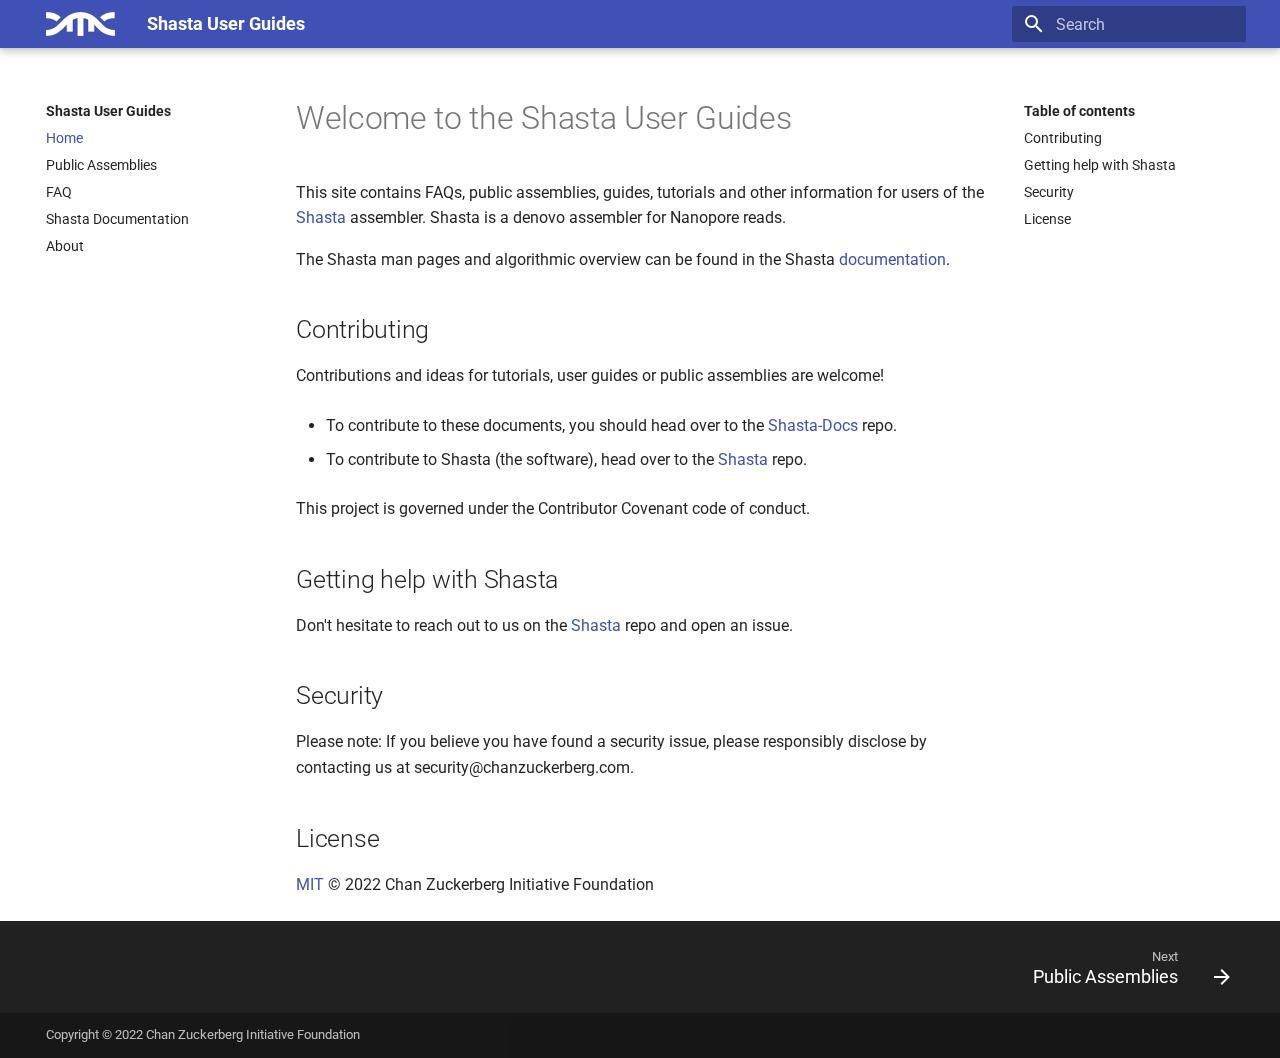
<file: index.html>
<!doctype html>
<html lang="en" class="no-js">
  <head>
    
      <meta charset="utf-8">
      <meta name="viewport" content="width=device-width,initial-scale=1">
      
        <meta name="description" content="Shasta assembler user guides and documentation">
      
      
      
        <link rel="canonical" href="https://chanzuckerberg.github.io/shasta-docs/">
      
      <link rel="icon" href="img/favicon.ico">
      <meta name="generator" content="mkdocs-1.3.0, mkdocs-material-8.3.9">
    
    
      
        <title>Shasta User Guides</title>
      
    
    
      <link rel="stylesheet" href="assets/stylesheets/main.1d29e8d0.min.css">
      
        
        <link rel="stylesheet" href="assets/stylesheets/palette.cbb835fc.min.css">
        
      
      
    
    
    
      
        
        
        <link rel="preconnect" href="https://fonts.gstatic.com" crossorigin>
        <link rel="stylesheet" href="https://fonts.googleapis.com/css?family=Roboto:300,300i,400,400i,700,700i%7CRoboto+Mono:400,400i,700,700i&display=fallback">
        <style>:root{--md-text-font:"Roboto";--md-code-font:"Roboto Mono"}</style>
      
    
    
      <link rel="stylesheet" href="stylesheets/extra.css">
    
    <script>__md_scope=new URL(".",location),__md_get=(e,_=localStorage,t=__md_scope)=>JSON.parse(_.getItem(t.pathname+"."+e)),__md_set=(e,_,t=localStorage,a=__md_scope)=>{try{t.setItem(a.pathname+"."+e,JSON.stringify(_))}catch(e){}}</script>
    
      

    
    
  </head>
  
  
    
    
    
    
    
    <body dir="ltr" data-md-color-scheme="" data-md-color-primary="none" data-md-color-accent="none">
  
    
    
    <input class="md-toggle" data-md-toggle="drawer" type="checkbox" id="__drawer" autocomplete="off">
    <input class="md-toggle" data-md-toggle="search" type="checkbox" id="__search" autocomplete="off">
    <label class="md-overlay" for="__drawer"></label>
    <div data-md-component="skip">
      
        
        <a href="#welcome-to-the-shasta-user-guides" class="md-skip">
          Skip to content
        </a>
      
    </div>
    <div data-md-component="announce">
      
    </div>
    
    
      

<header class="md-header" data-md-component="header">
  <nav class="md-header__inner md-grid" aria-label="Header">
    <a href="." title="Shasta User Guides" class="md-header__button md-logo" aria-label="Shasta User Guides" data-md-component="logo">
      
  <img src="assets/ShastaIconWhite.svg" alt="logo">

    </a>
    <label class="md-header__button md-icon" for="__drawer">
      <svg xmlns="http://www.w3.org/2000/svg" viewBox="0 0 24 24"><path d="M3 6h18v2H3V6m0 5h18v2H3v-2m0 5h18v2H3v-2Z"/></svg>
    </label>
    <div class="md-header__title" data-md-component="header-title">
      <div class="md-header__ellipsis">
        <div class="md-header__topic">
          <span class="md-ellipsis">
            Shasta User Guides
          </span>
        </div>
        <div class="md-header__topic" data-md-component="header-topic">
          <span class="md-ellipsis">
            
              Home
            
          </span>
        </div>
      </div>
    </div>
    
    
    
      <label class="md-header__button md-icon" for="__search">
        <svg xmlns="http://www.w3.org/2000/svg" viewBox="0 0 24 24"><path d="M9.5 3A6.5 6.5 0 0 1 16 9.5c0 1.61-.59 3.09-1.56 4.23l.27.27h.79l5 5-1.5 1.5-5-5v-.79l-.27-.27A6.516 6.516 0 0 1 9.5 16 6.5 6.5 0 0 1 3 9.5 6.5 6.5 0 0 1 9.5 3m0 2C7 5 5 7 5 9.5S7 14 9.5 14 14 12 14 9.5 12 5 9.5 5Z"/></svg>
      </label>
      <div class="md-search" data-md-component="search" role="dialog">
  <label class="md-search__overlay" for="__search"></label>
  <div class="md-search__inner" role="search">
    <form class="md-search__form" name="search">
      <input type="text" class="md-search__input" name="query" aria-label="Search" placeholder="Search" autocapitalize="off" autocorrect="off" autocomplete="off" spellcheck="false" data-md-component="search-query" required>
      <label class="md-search__icon md-icon" for="__search">
        <svg xmlns="http://www.w3.org/2000/svg" viewBox="0 0 24 24"><path d="M9.5 3A6.5 6.5 0 0 1 16 9.5c0 1.61-.59 3.09-1.56 4.23l.27.27h.79l5 5-1.5 1.5-5-5v-.79l-.27-.27A6.516 6.516 0 0 1 9.5 16 6.5 6.5 0 0 1 3 9.5 6.5 6.5 0 0 1 9.5 3m0 2C7 5 5 7 5 9.5S7 14 9.5 14 14 12 14 9.5 12 5 9.5 5Z"/></svg>
        <svg xmlns="http://www.w3.org/2000/svg" viewBox="0 0 24 24"><path d="M20 11v2H8l5.5 5.5-1.42 1.42L4.16 12l7.92-7.92L13.5 5.5 8 11h12Z"/></svg>
      </label>
      <nav class="md-search__options" aria-label="Search">
        
        <button type="reset" class="md-search__icon md-icon" aria-label="Clear" tabindex="-1">
          <svg xmlns="http://www.w3.org/2000/svg" viewBox="0 0 24 24"><path d="M19 6.41 17.59 5 12 10.59 6.41 5 5 6.41 10.59 12 5 17.59 6.41 19 12 13.41 17.59 19 19 17.59 13.41 12 19 6.41Z"/></svg>
        </button>
      </nav>
      
    </form>
    <div class="md-search__output">
      <div class="md-search__scrollwrap" data-md-scrollfix>
        <div class="md-search-result" data-md-component="search-result">
          <div class="md-search-result__meta">
            Initializing search
          </div>
          <ol class="md-search-result__list"></ol>
        </div>
      </div>
    </div>
  </div>
</div>
    
    
  </nav>
  
</header>
    
    <div class="md-container" data-md-component="container">
      
      
        
          
        
      
      <main class="md-main" data-md-component="main">
        <div class="md-main__inner md-grid">
          
            
              
              <div class="md-sidebar md-sidebar--primary" data-md-component="sidebar" data-md-type="navigation" >
                <div class="md-sidebar__scrollwrap">
                  <div class="md-sidebar__inner">
                    


<nav class="md-nav md-nav--primary" aria-label="Navigation" data-md-level="0">
  <label class="md-nav__title" for="__drawer">
    <a href="." title="Shasta User Guides" class="md-nav__button md-logo" aria-label="Shasta User Guides" data-md-component="logo">
      
  <img src="assets/ShastaIconWhite.svg" alt="logo">

    </a>
    Shasta User Guides
  </label>
  
  <ul class="md-nav__list" data-md-scrollfix>
    
      
      
      

  
  
    
  
  
    <li class="md-nav__item md-nav__item--active">
      
      <input class="md-nav__toggle md-toggle" data-md-toggle="toc" type="checkbox" id="__toc">
      
      
        
      
      
        <label class="md-nav__link md-nav__link--active" for="__toc">
          Home
          <span class="md-nav__icon md-icon"></span>
        </label>
      
      <a href="." class="md-nav__link md-nav__link--active">
        Home
      </a>
      
        

<nav class="md-nav md-nav--secondary" aria-label="Table of contents">
  
  
  
    
  
  
    <label class="md-nav__title" for="__toc">
      <span class="md-nav__icon md-icon"></span>
      Table of contents
    </label>
    <ul class="md-nav__list" data-md-component="toc" data-md-scrollfix>
      
        <li class="md-nav__item">
  <a href="#contributing" class="md-nav__link">
    Contributing
  </a>
  
</li>
      
        <li class="md-nav__item">
  <a href="#getting-help-with-shasta" class="md-nav__link">
    Getting help with Shasta
  </a>
  
</li>
      
        <li class="md-nav__item">
  <a href="#security" class="md-nav__link">
    Security
  </a>
  
</li>
      
        <li class="md-nav__item">
  <a href="#license" class="md-nav__link">
    License
  </a>
  
</li>
      
    </ul>
  
</nav>
      
    </li>
  

    
      
      
      

  
  
  
    <li class="md-nav__item">
      <a href="public_assemblies/" class="md-nav__link">
        Public Assemblies
      </a>
    </li>
  

    
      
      
      

  
  
  
    <li class="md-nav__item">
      <a href="faq/" class="md-nav__link">
        FAQ
      </a>
    </li>
  

    
      
      
      

  
  
  
    <li class="md-nav__item">
      <a href="https://chanzuckerberg.github.io/shasta/" class="md-nav__link">
        Shasta Documentation
      </a>
    </li>
  

    
      
      
      

  
  
  
    <li class="md-nav__item">
      <a href="about/" class="md-nav__link">
        About
      </a>
    </li>
  

    
  </ul>
</nav>
                  </div>
                </div>
              </div>
            
            
              
              <div class="md-sidebar md-sidebar--secondary" data-md-component="sidebar" data-md-type="toc" >
                <div class="md-sidebar__scrollwrap">
                  <div class="md-sidebar__inner">
                    

<nav class="md-nav md-nav--secondary" aria-label="Table of contents">
  
  
  
    
  
  
    <label class="md-nav__title" for="__toc">
      <span class="md-nav__icon md-icon"></span>
      Table of contents
    </label>
    <ul class="md-nav__list" data-md-component="toc" data-md-scrollfix>
      
        <li class="md-nav__item">
  <a href="#contributing" class="md-nav__link">
    Contributing
  </a>
  
</li>
      
        <li class="md-nav__item">
  <a href="#getting-help-with-shasta" class="md-nav__link">
    Getting help with Shasta
  </a>
  
</li>
      
        <li class="md-nav__item">
  <a href="#security" class="md-nav__link">
    Security
  </a>
  
</li>
      
        <li class="md-nav__item">
  <a href="#license" class="md-nav__link">
    License
  </a>
  
</li>
      
    </ul>
  
</nav>
                  </div>
                </div>
              </div>
            
          
          <div class="md-content" data-md-component="content">
            <article class="md-content__inner md-typeset">
              
                


<h1 id="welcome-to-the-shasta-user-guides">Welcome to the Shasta User Guides<a class="headerlink" href="#welcome-to-the-shasta-user-guides" title="Permanent link">&para;</a></h1>
<p>This site contains FAQs, public assemblies, guides, tutorials and other information for users of the <a href="https://github.com/chanzuckerberg/shasta">Shasta</a> assembler. Shasta is a denovo assembler for Nanopore reads. </p>
<p>The Shasta man pages and algorithmic overview can be found in the Shasta <a href="https://chanzuckerberg.github.io/shasta/">documentation</a>.</p>
<h2 id="contributing">Contributing<a class="headerlink" href="#contributing" title="Permanent link">&para;</a></h2>
<p>Contributions and ideas for tutorials, user guides or public assemblies are welcome!</p>
<ul>
<li>
<p>To contribute to these documents, you should head over to the <a href="https://github.com/chanzuckerberg/shasta-docs">Shasta-Docs</a> repo.</p>
</li>
<li>
<p>To contribute to Shasta (the software), head over to the <a href="https://github.com/chanzuckerberg/shasta">Shasta</a> repo.</p>
</li>
</ul>
<p>This project is governed under the Contributor Covenant code of conduct.</p>
<h2 id="getting-help-with-shasta">Getting help with Shasta<a class="headerlink" href="#getting-help-with-shasta" title="Permanent link">&para;</a></h2>
<p>Don't hesitate to reach out to us on the <a href="https://github.com/chanzuckerberg/shasta/issues">Shasta</a> repo and open an issue.</p>
<h2 id="security">Security<a class="headerlink" href="#security" title="Permanent link">&para;</a></h2>
<p>Please note: If you believe you have found a security issue, please responsibly disclose by contacting us at security@chanzuckerberg.com.</p>
<h2 id="license">License<a class="headerlink" href="#license" title="Permanent link">&para;</a></h2>
<p><a href="https://github.com/chanzuckerberg/shasta-docs/blob/main/LICENSE">MIT</a> © 2022 Chan Zuckerberg Initiative Foundation</p>

              
            </article>
            
          </div>
        </div>
        
      </main>
      
        <footer class="md-footer">
  
    
    <nav class="md-footer__inner md-grid" aria-label="Footer" >
      
      
        
        <a href="public_assemblies/" class="md-footer__link md-footer__link--next" aria-label="Next: Public Assemblies" rel="next">
          <div class="md-footer__title">
            <div class="md-ellipsis">
              <span class="md-footer__direction">
                Next
              </span>
              Public Assemblies
            </div>
          </div>
          <div class="md-footer__button md-icon">
            <svg xmlns="http://www.w3.org/2000/svg" viewBox="0 0 24 24"><path d="M4 11v2h12l-5.5 5.5 1.42 1.42L19.84 12l-7.92-7.92L10.5 5.5 16 11H4Z"/></svg>
          </div>
        </a>
      
    </nav>
  
  <div class="md-footer-meta md-typeset">
    <div class="md-footer-meta__inner md-grid">
      <div class="md-copyright">
  
    <div class="md-copyright__highlight">
      Copyright &copy; 2022 Chan Zuckerberg Initiative Foundation
    </div>
  
  
</div>
      
    </div>
  </div>
</footer>
      
    </div>
    <div class="md-dialog" data-md-component="dialog">
      <div class="md-dialog__inner md-typeset"></div>
    </div>
    <script id="__config" type="application/json">{"base": ".", "features": [], "search": "assets/javascripts/workers/search.b97dbffb.min.js", "translations": {"clipboard.copied": "Copied to clipboard", "clipboard.copy": "Copy to clipboard", "search.config.lang": "en", "search.config.pipeline": "trimmer, stopWordFilter", "search.config.separator": "[\\s\\-]+", "search.placeholder": "Search", "search.result.more.one": "1 more on this page", "search.result.more.other": "# more on this page", "search.result.none": "No matching documents", "search.result.one": "1 matching document", "search.result.other": "# matching documents", "search.result.placeholder": "Type to start searching", "search.result.term.missing": "Missing", "select.version.title": "Select version"}}</script>
    
    
      <script src="assets/javascripts/bundle.6c7ad80a.min.js"></script>
      
    
  </body>
</html>
</file>
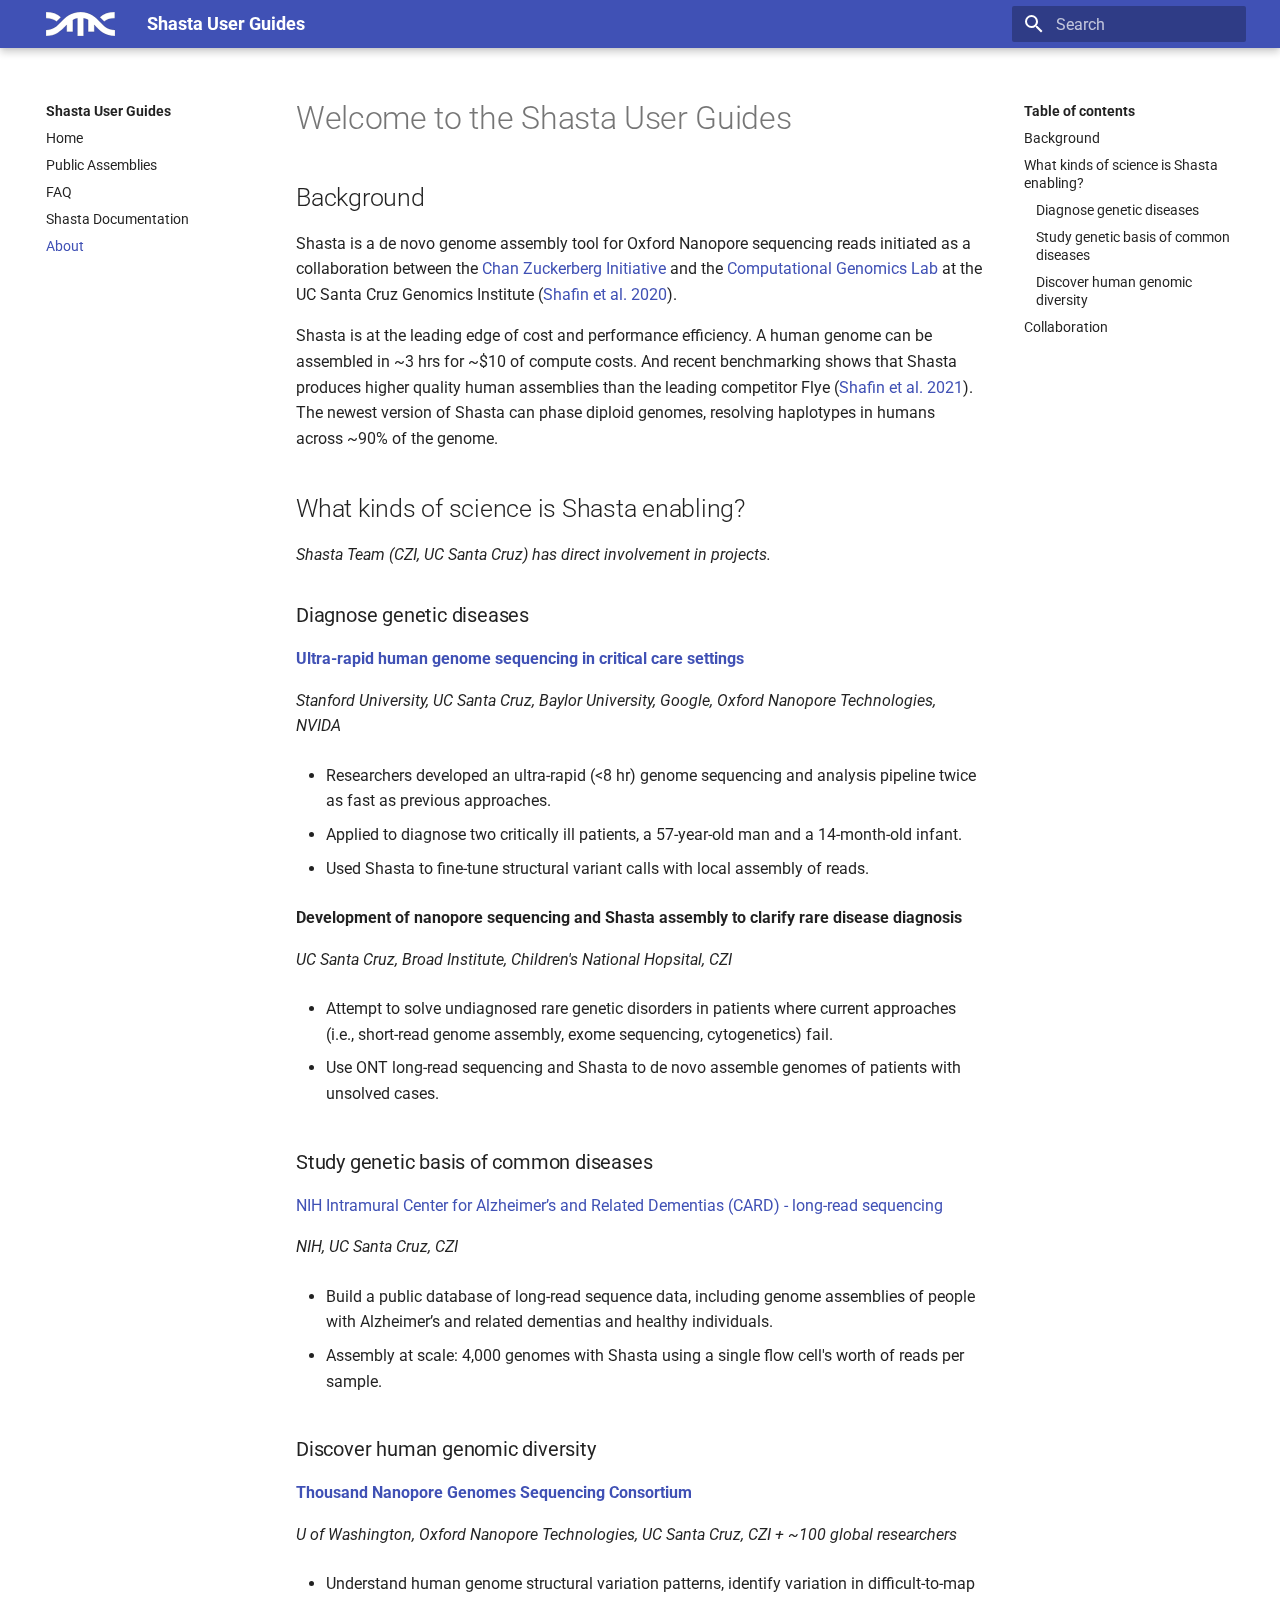
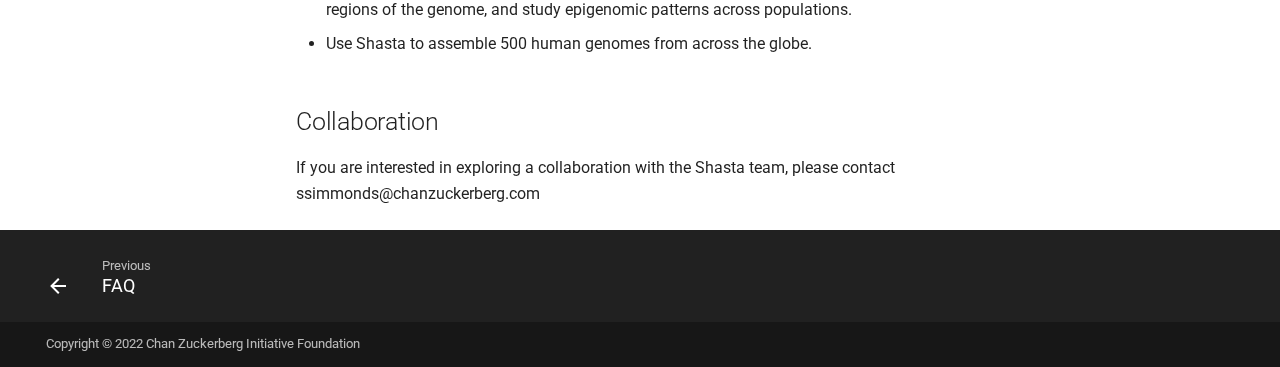
<file: about/index.html>
<!doctype html>
<html lang="en" class="no-js">
  <head>
    
      <meta charset="utf-8">
      <meta name="viewport" content="width=device-width,initial-scale=1">
      
        <meta name="description" content="Shasta assembler user guides and documentation">
      
      
      
        <link rel="canonical" href="https://chanzuckerberg.github.io/shasta-docs/about/">
      
      <link rel="icon" href="../img/favicon.ico">
      <meta name="generator" content="mkdocs-1.3.0, mkdocs-material-8.3.9">
    
    
      
        <title>About - Shasta User Guides</title>
      
    
    
      <link rel="stylesheet" href="../assets/stylesheets/main.1d29e8d0.min.css">
      
        
        <link rel="stylesheet" href="../assets/stylesheets/palette.cbb835fc.min.css">
        
      
      
    
    
    
      
        
        
        <link rel="preconnect" href="https://fonts.gstatic.com" crossorigin>
        <link rel="stylesheet" href="https://fonts.googleapis.com/css?family=Roboto:300,300i,400,400i,700,700i%7CRoboto+Mono:400,400i,700,700i&display=fallback">
        <style>:root{--md-text-font:"Roboto";--md-code-font:"Roboto Mono"}</style>
      
    
    
      <link rel="stylesheet" href="../stylesheets/extra.css">
    
    <script>__md_scope=new URL("..",location),__md_get=(e,_=localStorage,t=__md_scope)=>JSON.parse(_.getItem(t.pathname+"."+e)),__md_set=(e,_,t=localStorage,a=__md_scope)=>{try{t.setItem(a.pathname+"."+e,JSON.stringify(_))}catch(e){}}</script>
    
      

    
    
  </head>
  
  
    
    
    
    
    
    <body dir="ltr" data-md-color-scheme="" data-md-color-primary="none" data-md-color-accent="none">
  
    
    
    <input class="md-toggle" data-md-toggle="drawer" type="checkbox" id="__drawer" autocomplete="off">
    <input class="md-toggle" data-md-toggle="search" type="checkbox" id="__search" autocomplete="off">
    <label class="md-overlay" for="__drawer"></label>
    <div data-md-component="skip">
      
        
        <a href="#welcome-to-the-shasta-user-guides" class="md-skip">
          Skip to content
        </a>
      
    </div>
    <div data-md-component="announce">
      
    </div>
    
    
      

<header class="md-header" data-md-component="header">
  <nav class="md-header__inner md-grid" aria-label="Header">
    <a href=".." title="Shasta User Guides" class="md-header__button md-logo" aria-label="Shasta User Guides" data-md-component="logo">
      
  <img src="../assets/ShastaIconWhite.svg" alt="logo">

    </a>
    <label class="md-header__button md-icon" for="__drawer">
      <svg xmlns="http://www.w3.org/2000/svg" viewBox="0 0 24 24"><path d="M3 6h18v2H3V6m0 5h18v2H3v-2m0 5h18v2H3v-2Z"/></svg>
    </label>
    <div class="md-header__title" data-md-component="header-title">
      <div class="md-header__ellipsis">
        <div class="md-header__topic">
          <span class="md-ellipsis">
            Shasta User Guides
          </span>
        </div>
        <div class="md-header__topic" data-md-component="header-topic">
          <span class="md-ellipsis">
            
              About
            
          </span>
        </div>
      </div>
    </div>
    
    
    
      <label class="md-header__button md-icon" for="__search">
        <svg xmlns="http://www.w3.org/2000/svg" viewBox="0 0 24 24"><path d="M9.5 3A6.5 6.5 0 0 1 16 9.5c0 1.61-.59 3.09-1.56 4.23l.27.27h.79l5 5-1.5 1.5-5-5v-.79l-.27-.27A6.516 6.516 0 0 1 9.5 16 6.5 6.5 0 0 1 3 9.5 6.5 6.5 0 0 1 9.5 3m0 2C7 5 5 7 5 9.5S7 14 9.5 14 14 12 14 9.5 12 5 9.5 5Z"/></svg>
      </label>
      <div class="md-search" data-md-component="search" role="dialog">
  <label class="md-search__overlay" for="__search"></label>
  <div class="md-search__inner" role="search">
    <form class="md-search__form" name="search">
      <input type="text" class="md-search__input" name="query" aria-label="Search" placeholder="Search" autocapitalize="off" autocorrect="off" autocomplete="off" spellcheck="false" data-md-component="search-query" required>
      <label class="md-search__icon md-icon" for="__search">
        <svg xmlns="http://www.w3.org/2000/svg" viewBox="0 0 24 24"><path d="M9.5 3A6.5 6.5 0 0 1 16 9.5c0 1.61-.59 3.09-1.56 4.23l.27.27h.79l5 5-1.5 1.5-5-5v-.79l-.27-.27A6.516 6.516 0 0 1 9.5 16 6.5 6.5 0 0 1 3 9.5 6.5 6.5 0 0 1 9.5 3m0 2C7 5 5 7 5 9.5S7 14 9.5 14 14 12 14 9.5 12 5 9.5 5Z"/></svg>
        <svg xmlns="http://www.w3.org/2000/svg" viewBox="0 0 24 24"><path d="M20 11v2H8l5.5 5.5-1.42 1.42L4.16 12l7.92-7.92L13.5 5.5 8 11h12Z"/></svg>
      </label>
      <nav class="md-search__options" aria-label="Search">
        
        <button type="reset" class="md-search__icon md-icon" aria-label="Clear" tabindex="-1">
          <svg xmlns="http://www.w3.org/2000/svg" viewBox="0 0 24 24"><path d="M19 6.41 17.59 5 12 10.59 6.41 5 5 6.41 10.59 12 5 17.59 6.41 19 12 13.41 17.59 19 19 17.59 13.41 12 19 6.41Z"/></svg>
        </button>
      </nav>
      
    </form>
    <div class="md-search__output">
      <div class="md-search__scrollwrap" data-md-scrollfix>
        <div class="md-search-result" data-md-component="search-result">
          <div class="md-search-result__meta">
            Initializing search
          </div>
          <ol class="md-search-result__list"></ol>
        </div>
      </div>
    </div>
  </div>
</div>
    
    
  </nav>
  
</header>
    
    <div class="md-container" data-md-component="container">
      
      
        
          
        
      
      <main class="md-main" data-md-component="main">
        <div class="md-main__inner md-grid">
          
            
              
              <div class="md-sidebar md-sidebar--primary" data-md-component="sidebar" data-md-type="navigation" >
                <div class="md-sidebar__scrollwrap">
                  <div class="md-sidebar__inner">
                    


<nav class="md-nav md-nav--primary" aria-label="Navigation" data-md-level="0">
  <label class="md-nav__title" for="__drawer">
    <a href=".." title="Shasta User Guides" class="md-nav__button md-logo" aria-label="Shasta User Guides" data-md-component="logo">
      
  <img src="../assets/ShastaIconWhite.svg" alt="logo">

    </a>
    Shasta User Guides
  </label>
  
  <ul class="md-nav__list" data-md-scrollfix>
    
      
      
      

  
  
  
    <li class="md-nav__item">
      <a href=".." class="md-nav__link">
        Home
      </a>
    </li>
  

    
      
      
      

  
  
  
    <li class="md-nav__item">
      <a href="../public_assemblies/" class="md-nav__link">
        Public Assemblies
      </a>
    </li>
  

    
      
      
      

  
  
  
    <li class="md-nav__item">
      <a href="../faq/" class="md-nav__link">
        FAQ
      </a>
    </li>
  

    
      
      
      

  
  
  
    <li class="md-nav__item">
      <a href="https://chanzuckerberg.github.io/shasta/" class="md-nav__link">
        Shasta Documentation
      </a>
    </li>
  

    
      
      
      

  
  
    
  
  
    <li class="md-nav__item md-nav__item--active">
      
      <input class="md-nav__toggle md-toggle" data-md-toggle="toc" type="checkbox" id="__toc">
      
      
        
      
      
        <label class="md-nav__link md-nav__link--active" for="__toc">
          About
          <span class="md-nav__icon md-icon"></span>
        </label>
      
      <a href="./" class="md-nav__link md-nav__link--active">
        About
      </a>
      
        

<nav class="md-nav md-nav--secondary" aria-label="Table of contents">
  
  
  
    
  
  
    <label class="md-nav__title" for="__toc">
      <span class="md-nav__icon md-icon"></span>
      Table of contents
    </label>
    <ul class="md-nav__list" data-md-component="toc" data-md-scrollfix>
      
        <li class="md-nav__item">
  <a href="#background" class="md-nav__link">
    Background
  </a>
  
</li>
      
        <li class="md-nav__item">
  <a href="#what-kinds-of-science-is-shasta-enabling" class="md-nav__link">
    What kinds of science is Shasta enabling?
  </a>
  
    <nav class="md-nav" aria-label="What kinds of science is Shasta enabling?">
      <ul class="md-nav__list">
        
          <li class="md-nav__item">
  <a href="#diagnose-genetic-diseases" class="md-nav__link">
    Diagnose genetic diseases
  </a>
  
</li>
        
          <li class="md-nav__item">
  <a href="#study-genetic-basis-of-common-diseases" class="md-nav__link">
    Study genetic basis of common diseases
  </a>
  
</li>
        
          <li class="md-nav__item">
  <a href="#discover-human-genomic-diversity" class="md-nav__link">
    Discover human genomic diversity
  </a>
  
</li>
        
      </ul>
    </nav>
  
</li>
      
        <li class="md-nav__item">
  <a href="#collaboration" class="md-nav__link">
    Collaboration
  </a>
  
</li>
      
    </ul>
  
</nav>
      
    </li>
  

    
  </ul>
</nav>
                  </div>
                </div>
              </div>
            
            
              
              <div class="md-sidebar md-sidebar--secondary" data-md-component="sidebar" data-md-type="toc" >
                <div class="md-sidebar__scrollwrap">
                  <div class="md-sidebar__inner">
                    

<nav class="md-nav md-nav--secondary" aria-label="Table of contents">
  
  
  
    
  
  
    <label class="md-nav__title" for="__toc">
      <span class="md-nav__icon md-icon"></span>
      Table of contents
    </label>
    <ul class="md-nav__list" data-md-component="toc" data-md-scrollfix>
      
        <li class="md-nav__item">
  <a href="#background" class="md-nav__link">
    Background
  </a>
  
</li>
      
        <li class="md-nav__item">
  <a href="#what-kinds-of-science-is-shasta-enabling" class="md-nav__link">
    What kinds of science is Shasta enabling?
  </a>
  
    <nav class="md-nav" aria-label="What kinds of science is Shasta enabling?">
      <ul class="md-nav__list">
        
          <li class="md-nav__item">
  <a href="#diagnose-genetic-diseases" class="md-nav__link">
    Diagnose genetic diseases
  </a>
  
</li>
        
          <li class="md-nav__item">
  <a href="#study-genetic-basis-of-common-diseases" class="md-nav__link">
    Study genetic basis of common diseases
  </a>
  
</li>
        
          <li class="md-nav__item">
  <a href="#discover-human-genomic-diversity" class="md-nav__link">
    Discover human genomic diversity
  </a>
  
</li>
        
      </ul>
    </nav>
  
</li>
      
        <li class="md-nav__item">
  <a href="#collaboration" class="md-nav__link">
    Collaboration
  </a>
  
</li>
      
    </ul>
  
</nav>
                  </div>
                </div>
              </div>
            
          
          <div class="md-content" data-md-component="content">
            <article class="md-content__inner md-typeset">
              
                


<h1 id="welcome-to-the-shasta-user-guides">Welcome to the Shasta User Guides<a class="headerlink" href="#welcome-to-the-shasta-user-guides" title="Permanent link">&para;</a></h1>
<h2 id="background">Background<a class="headerlink" href="#background" title="Permanent link">&para;</a></h2>
<p>Shasta is a de novo genome assembly tool for Oxford Nanopore sequencing reads initiated as a collaboration between the <a href="https://chanzuckerberg.com/">Chan Zuckerberg Initiative</a> and the <a href="https://cglgenomics.ucsc.edu/">Computational Genomics Lab</a> at the UC Santa Cruz Genomics Institute (<a href="https://doi.org/10.1038/s41592-021-01299-w">Shafin et al. 2020</a>). </p>
<p>Shasta is at the leading edge of cost and performance efficiency. A human genome can be assembled in ~3 hrs for ~$10 of compute costs. And recent benchmarking shows that Shasta produces higher quality human assemblies than the leading competitor Flye (<a href="https://doi.org/10.1038/s41587-020-0503-6">Shafin et al. 2021</a>). The newest version of Shasta can phase diploid genomes, resolving haplotypes in humans across ~90% of the genome.</p>
<h2 id="what-kinds-of-science-is-shasta-enabling">What kinds of science is Shasta enabling?<a class="headerlink" href="#what-kinds-of-science-is-shasta-enabling" title="Permanent link">&para;</a></h2>
<p><em>Shasta Team (CZI, UC Santa Cruz) has direct involvement in projects.</em></p>
<h3 id="diagnose-genetic-diseases">Diagnose genetic diseases<a class="headerlink" href="#diagnose-genetic-diseases" title="Permanent link">&para;</a></h3>
<p><strong><a href="https://doi.org/10.1038/s41587-022-01221-5">Ultra-rapid human genome sequencing in critical care settings</a></strong></p>
<p><em>Stanford University, UC Santa Cruz, Baylor University, Google, Oxford Nanopore Technologies, NVIDA</em></p>
<ul>
<li>
<p>Researchers developed an ultra-rapid (&lt;8 hr) genome sequencing and analysis pipeline twice as fast as previous approaches.</p>
</li>
<li>
<p>Applied to diagnose two critically ill patients, a 57-year-old man and a 14-month-old infant.</p>
</li>
<li>
<p>Used Shasta to fine-tune structural variant calls with local assembly of reads.</p>
</li>
</ul>
<p><strong>Development of nanopore sequencing and Shasta assembly to clarify rare disease diagnosis</strong></p>
<p><em>UC Santa Cruz, Broad Institute, Children's National Hopsital, CZI</em></p>
<ul>
<li>
<p>Attempt to solve undiagnosed rare genetic disorders in patients where current approaches (i.e., short-read genome assembly, exome sequencing, cytogenetics) fail.</p>
</li>
<li>
<p>Use ONT long-read sequencing and Shasta to de novo assemble genomes of patients with unsolved cases.</p>
</li>
</ul>
<h3 id="study-genetic-basis-of-common-diseases">Study genetic basis of common diseases<a class="headerlink" href="#study-genetic-basis-of-common-diseases" title="Permanent link">&para;</a></h3>
<p><a href="https://card.nih.gov/research-programs/long-read-sequencing">NIH Intramural Center for Alzheimer’s and Related Dementias (CARD) - long-read sequencing</a></p>
<p><em>NIH, UC Santa Cruz, CZI</em></p>
<ul>
<li>
<p>Build a public database of long-read sequence data, including genome assemblies of people with Alzheimer’s and related dementias and healthy individuals.</p>
</li>
<li>
<p>Assembly at scale: 4,000 genomes with Shasta using a single flow cell's worth of reads per sample.</p>
</li>
</ul>
<h3 id="discover-human-genomic-diversity">Discover human genomic diversity<a class="headerlink" href="#discover-human-genomic-diversity" title="Permanent link">&para;</a></h3>
<p><strong><a href="https://millerlaboratory.com/1000G-ONT.html">Thousand Nanopore Genomes Sequencing Consortium</a></strong></p>
<p><em>U of Washington, Oxford Nanopore Technologies, UC Santa Cruz, CZI + ~100 global researchers</em></p>
<ul>
<li>
<p>Understand human genome structural variation patterns, identify variation in difficult-to-map regions of the genome, and study epigenomic patterns across populations.</p>
</li>
<li>
<p>Use Shasta to assemble 500 human genomes from across the globe.</p>
</li>
</ul>
<h2 id="collaboration">Collaboration<a class="headerlink" href="#collaboration" title="Permanent link">&para;</a></h2>
<p>If you are interested in exploring a collaboration with the Shasta team, please contact ssimmonds@chanzuckerberg.com</p>

              
            </article>
            
          </div>
        </div>
        
      </main>
      
        <footer class="md-footer">
  
    
    <nav class="md-footer__inner md-grid" aria-label="Footer" >
      
        
        <a href="../faq/" class="md-footer__link md-footer__link--prev" aria-label="Previous: FAQ" rel="prev">
          <div class="md-footer__button md-icon">
            <svg xmlns="http://www.w3.org/2000/svg" viewBox="0 0 24 24"><path d="M20 11v2H8l5.5 5.5-1.42 1.42L4.16 12l7.92-7.92L13.5 5.5 8 11h12Z"/></svg>
          </div>
          <div class="md-footer__title">
            <div class="md-ellipsis">
              <span class="md-footer__direction">
                Previous
              </span>
              FAQ
            </div>
          </div>
        </a>
      
      
    </nav>
  
  <div class="md-footer-meta md-typeset">
    <div class="md-footer-meta__inner md-grid">
      <div class="md-copyright">
  
    <div class="md-copyright__highlight">
      Copyright &copy; 2022 Chan Zuckerberg Initiative Foundation
    </div>
  
  
</div>
      
    </div>
  </div>
</footer>
      
    </div>
    <div class="md-dialog" data-md-component="dialog">
      <div class="md-dialog__inner md-typeset"></div>
    </div>
    <script id="__config" type="application/json">{"base": "..", "features": [], "search": "../assets/javascripts/workers/search.b97dbffb.min.js", "translations": {"clipboard.copied": "Copied to clipboard", "clipboard.copy": "Copy to clipboard", "search.config.lang": "en", "search.config.pipeline": "trimmer, stopWordFilter", "search.config.separator": "[\\s\\-]+", "search.placeholder": "Search", "search.result.more.one": "1 more on this page", "search.result.more.other": "# more on this page", "search.result.none": "No matching documents", "search.result.one": "1 matching document", "search.result.other": "# matching documents", "search.result.placeholder": "Type to start searching", "search.result.term.missing": "Missing", "select.version.title": "Select version"}}</script>
    
    
      <script src="../assets/javascripts/bundle.6c7ad80a.min.js"></script>
      
    
  </body>
</html>
</file>
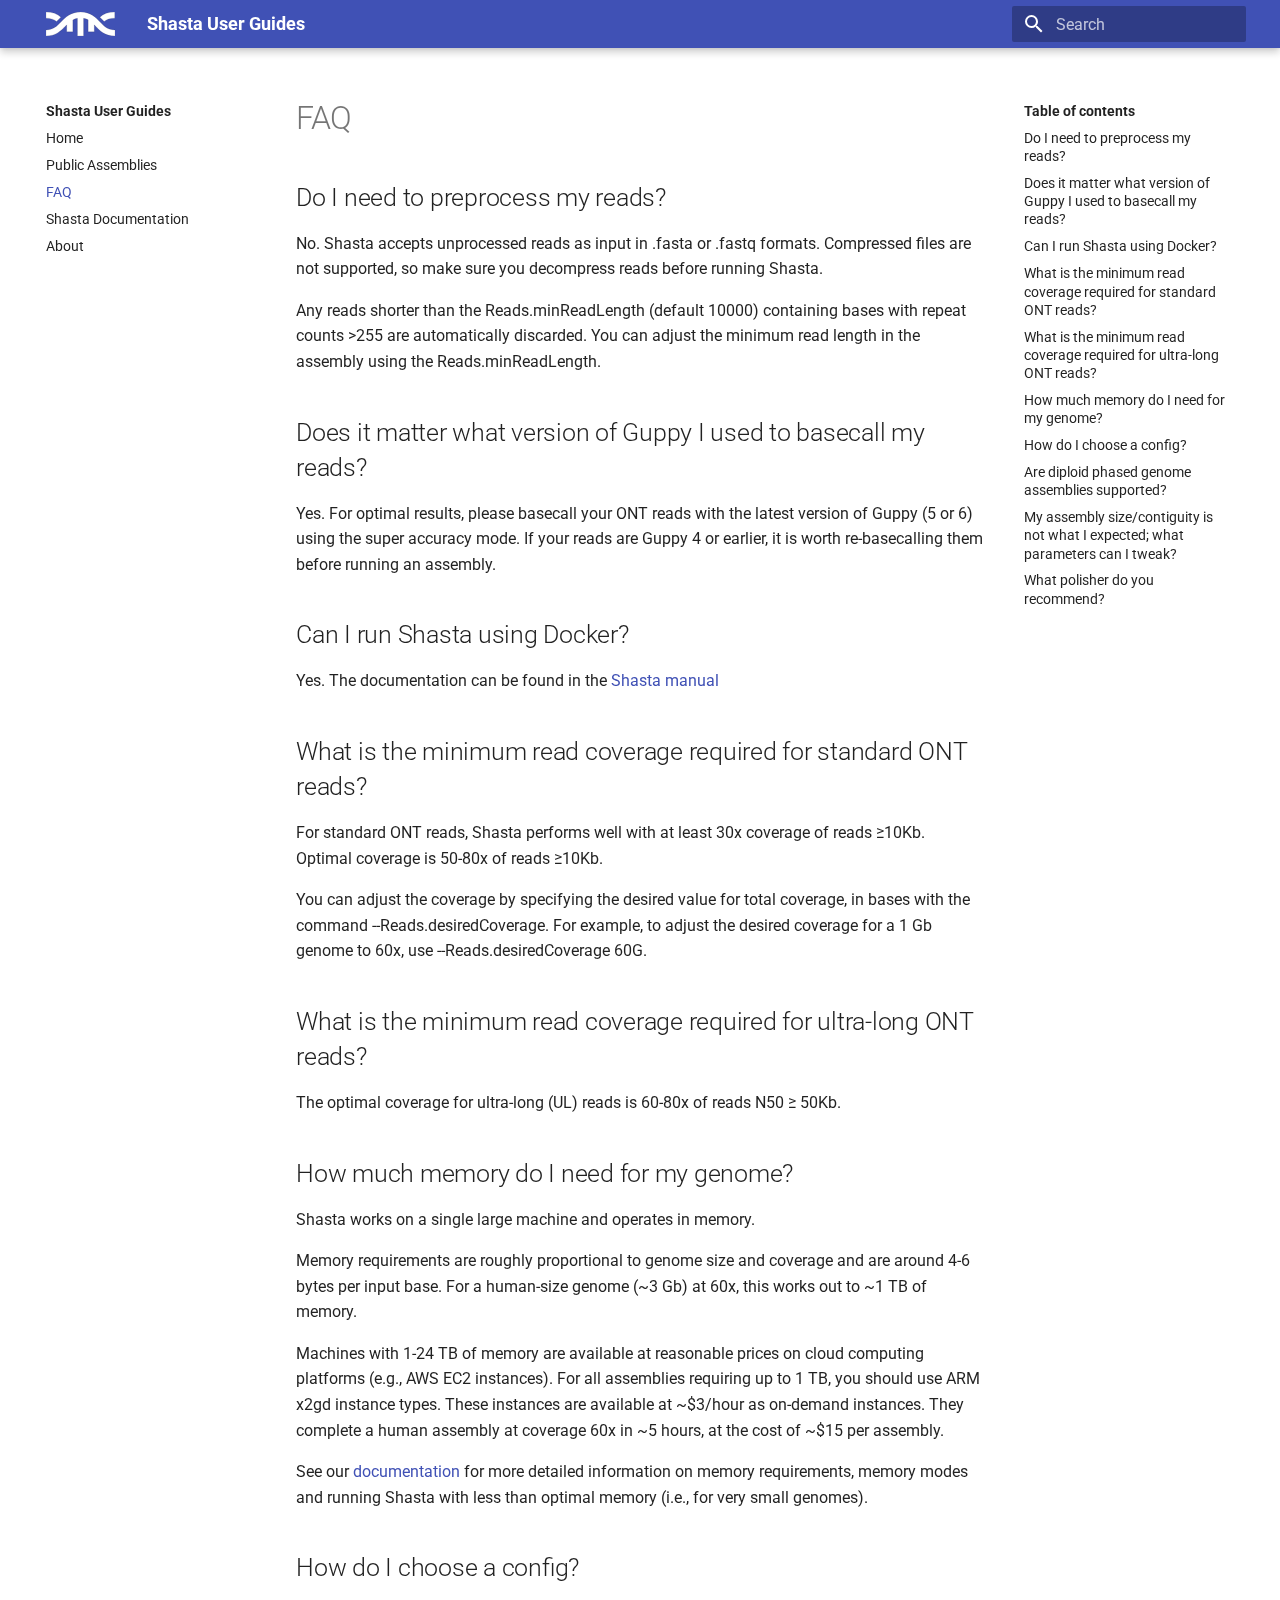
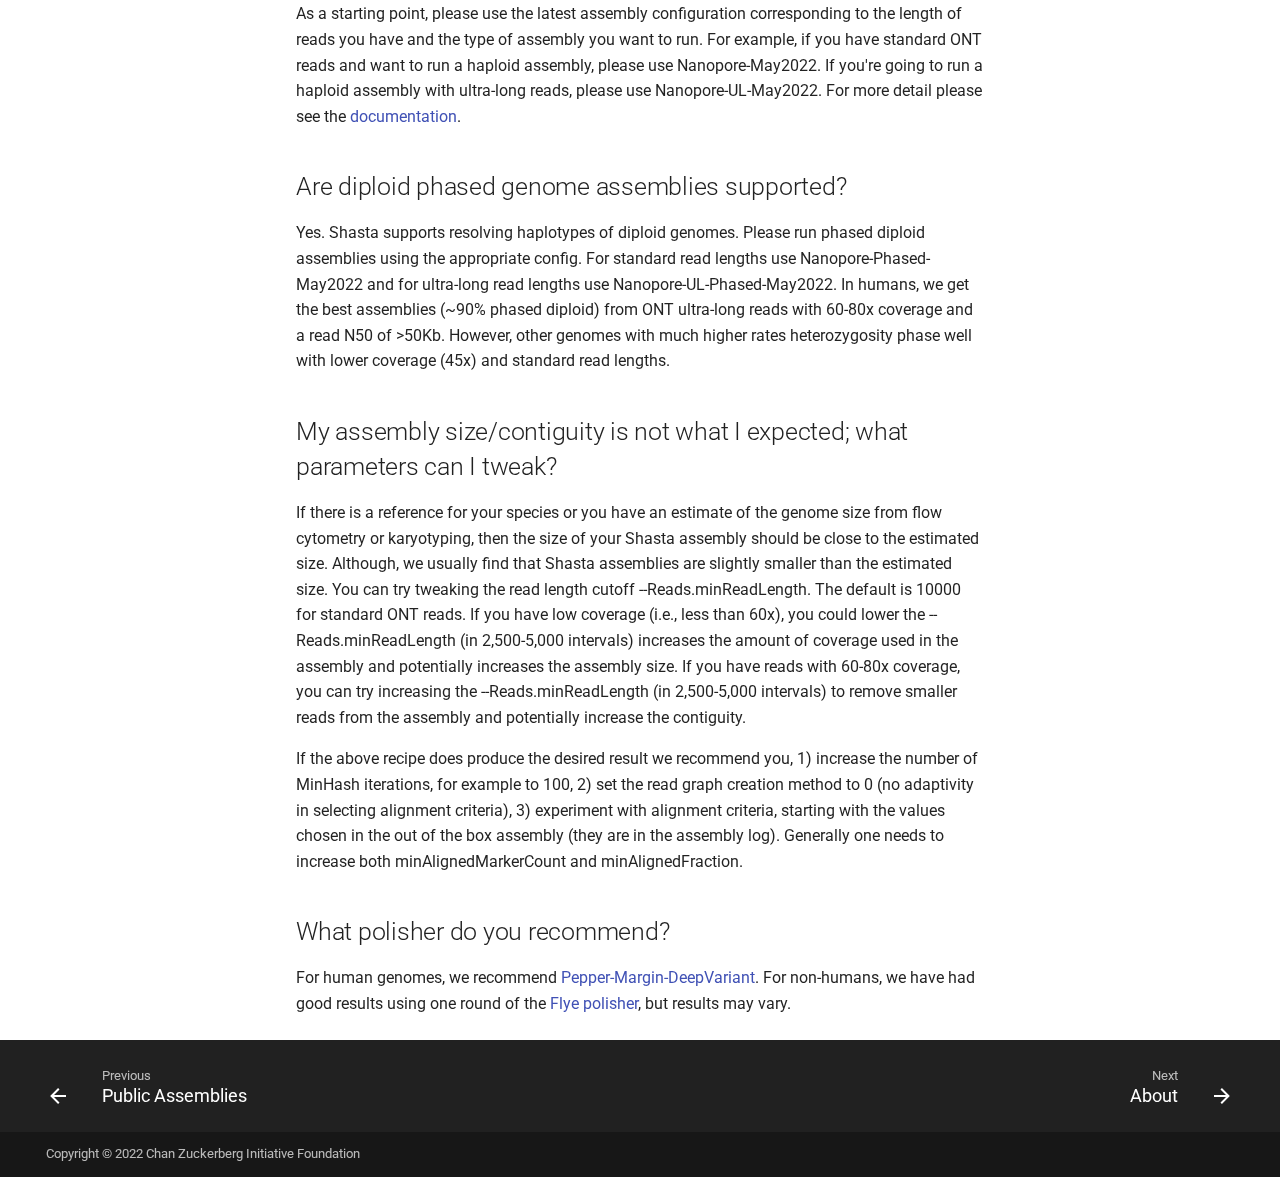
<file: faq/index.html>
<!doctype html>
<html lang="en" class="no-js">
  <head>
    
      <meta charset="utf-8">
      <meta name="viewport" content="width=device-width,initial-scale=1">
      
        <meta name="description" content="Shasta assembler user guides and documentation">
      
      
      
        <link rel="canonical" href="https://chanzuckerberg.github.io/shasta-docs/faq/">
      
      <link rel="icon" href="../img/favicon.ico">
      <meta name="generator" content="mkdocs-1.3.0, mkdocs-material-8.3.9">
    
    
      
        <title>FAQ - Shasta User Guides</title>
      
    
    
      <link rel="stylesheet" href="../assets/stylesheets/main.1d29e8d0.min.css">
      
        
        <link rel="stylesheet" href="../assets/stylesheets/palette.cbb835fc.min.css">
        
      
      
    
    
    
      
        
        
        <link rel="preconnect" href="https://fonts.gstatic.com" crossorigin>
        <link rel="stylesheet" href="https://fonts.googleapis.com/css?family=Roboto:300,300i,400,400i,700,700i%7CRoboto+Mono:400,400i,700,700i&display=fallback">
        <style>:root{--md-text-font:"Roboto";--md-code-font:"Roboto Mono"}</style>
      
    
    
      <link rel="stylesheet" href="../stylesheets/extra.css">
    
    <script>__md_scope=new URL("..",location),__md_get=(e,_=localStorage,t=__md_scope)=>JSON.parse(_.getItem(t.pathname+"."+e)),__md_set=(e,_,t=localStorage,a=__md_scope)=>{try{t.setItem(a.pathname+"."+e,JSON.stringify(_))}catch(e){}}</script>
    
      

    
    
  </head>
  
  
    
    
    
    
    
    <body dir="ltr" data-md-color-scheme="" data-md-color-primary="none" data-md-color-accent="none">
  
    
    
    <input class="md-toggle" data-md-toggle="drawer" type="checkbox" id="__drawer" autocomplete="off">
    <input class="md-toggle" data-md-toggle="search" type="checkbox" id="__search" autocomplete="off">
    <label class="md-overlay" for="__drawer"></label>
    <div data-md-component="skip">
      
        
        <a href="#faq" class="md-skip">
          Skip to content
        </a>
      
    </div>
    <div data-md-component="announce">
      
    </div>
    
    
      

<header class="md-header" data-md-component="header">
  <nav class="md-header__inner md-grid" aria-label="Header">
    <a href=".." title="Shasta User Guides" class="md-header__button md-logo" aria-label="Shasta User Guides" data-md-component="logo">
      
  <img src="../assets/ShastaIconWhite.svg" alt="logo">

    </a>
    <label class="md-header__button md-icon" for="__drawer">
      <svg xmlns="http://www.w3.org/2000/svg" viewBox="0 0 24 24"><path d="M3 6h18v2H3V6m0 5h18v2H3v-2m0 5h18v2H3v-2Z"/></svg>
    </label>
    <div class="md-header__title" data-md-component="header-title">
      <div class="md-header__ellipsis">
        <div class="md-header__topic">
          <span class="md-ellipsis">
            Shasta User Guides
          </span>
        </div>
        <div class="md-header__topic" data-md-component="header-topic">
          <span class="md-ellipsis">
            
              FAQ
            
          </span>
        </div>
      </div>
    </div>
    
    
    
      <label class="md-header__button md-icon" for="__search">
        <svg xmlns="http://www.w3.org/2000/svg" viewBox="0 0 24 24"><path d="M9.5 3A6.5 6.5 0 0 1 16 9.5c0 1.61-.59 3.09-1.56 4.23l.27.27h.79l5 5-1.5 1.5-5-5v-.79l-.27-.27A6.516 6.516 0 0 1 9.5 16 6.5 6.5 0 0 1 3 9.5 6.5 6.5 0 0 1 9.5 3m0 2C7 5 5 7 5 9.5S7 14 9.5 14 14 12 14 9.5 12 5 9.5 5Z"/></svg>
      </label>
      <div class="md-search" data-md-component="search" role="dialog">
  <label class="md-search__overlay" for="__search"></label>
  <div class="md-search__inner" role="search">
    <form class="md-search__form" name="search">
      <input type="text" class="md-search__input" name="query" aria-label="Search" placeholder="Search" autocapitalize="off" autocorrect="off" autocomplete="off" spellcheck="false" data-md-component="search-query" required>
      <label class="md-search__icon md-icon" for="__search">
        <svg xmlns="http://www.w3.org/2000/svg" viewBox="0 0 24 24"><path d="M9.5 3A6.5 6.5 0 0 1 16 9.5c0 1.61-.59 3.09-1.56 4.23l.27.27h.79l5 5-1.5 1.5-5-5v-.79l-.27-.27A6.516 6.516 0 0 1 9.5 16 6.5 6.5 0 0 1 3 9.5 6.5 6.5 0 0 1 9.5 3m0 2C7 5 5 7 5 9.5S7 14 9.5 14 14 12 14 9.5 12 5 9.5 5Z"/></svg>
        <svg xmlns="http://www.w3.org/2000/svg" viewBox="0 0 24 24"><path d="M20 11v2H8l5.5 5.5-1.42 1.42L4.16 12l7.92-7.92L13.5 5.5 8 11h12Z"/></svg>
      </label>
      <nav class="md-search__options" aria-label="Search">
        
        <button type="reset" class="md-search__icon md-icon" aria-label="Clear" tabindex="-1">
          <svg xmlns="http://www.w3.org/2000/svg" viewBox="0 0 24 24"><path d="M19 6.41 17.59 5 12 10.59 6.41 5 5 6.41 10.59 12 5 17.59 6.41 19 12 13.41 17.59 19 19 17.59 13.41 12 19 6.41Z"/></svg>
        </button>
      </nav>
      
    </form>
    <div class="md-search__output">
      <div class="md-search__scrollwrap" data-md-scrollfix>
        <div class="md-search-result" data-md-component="search-result">
          <div class="md-search-result__meta">
            Initializing search
          </div>
          <ol class="md-search-result__list"></ol>
        </div>
      </div>
    </div>
  </div>
</div>
    
    
  </nav>
  
</header>
    
    <div class="md-container" data-md-component="container">
      
      
        
          
        
      
      <main class="md-main" data-md-component="main">
        <div class="md-main__inner md-grid">
          
            
              
              <div class="md-sidebar md-sidebar--primary" data-md-component="sidebar" data-md-type="navigation" >
                <div class="md-sidebar__scrollwrap">
                  <div class="md-sidebar__inner">
                    


<nav class="md-nav md-nav--primary" aria-label="Navigation" data-md-level="0">
  <label class="md-nav__title" for="__drawer">
    <a href=".." title="Shasta User Guides" class="md-nav__button md-logo" aria-label="Shasta User Guides" data-md-component="logo">
      
  <img src="../assets/ShastaIconWhite.svg" alt="logo">

    </a>
    Shasta User Guides
  </label>
  
  <ul class="md-nav__list" data-md-scrollfix>
    
      
      
      

  
  
  
    <li class="md-nav__item">
      <a href=".." class="md-nav__link">
        Home
      </a>
    </li>
  

    
      
      
      

  
  
  
    <li class="md-nav__item">
      <a href="../public_assemblies/" class="md-nav__link">
        Public Assemblies
      </a>
    </li>
  

    
      
      
      

  
  
    
  
  
    <li class="md-nav__item md-nav__item--active">
      
      <input class="md-nav__toggle md-toggle" data-md-toggle="toc" type="checkbox" id="__toc">
      
      
        
      
      
        <label class="md-nav__link md-nav__link--active" for="__toc">
          FAQ
          <span class="md-nav__icon md-icon"></span>
        </label>
      
      <a href="./" class="md-nav__link md-nav__link--active">
        FAQ
      </a>
      
        

<nav class="md-nav md-nav--secondary" aria-label="Table of contents">
  
  
  
    
  
  
    <label class="md-nav__title" for="__toc">
      <span class="md-nav__icon md-icon"></span>
      Table of contents
    </label>
    <ul class="md-nav__list" data-md-component="toc" data-md-scrollfix>
      
        <li class="md-nav__item">
  <a href="#do-i-need-to-preprocess-my-reads" class="md-nav__link">
    Do I need to preprocess my reads?
  </a>
  
</li>
      
        <li class="md-nav__item">
  <a href="#does-it-matter-what-version-of-guppy-i-used-to-basecall-my-reads" class="md-nav__link">
    Does it matter what version of Guppy I used to basecall my reads?
  </a>
  
</li>
      
        <li class="md-nav__item">
  <a href="#can-i-run-shasta-using-docker" class="md-nav__link">
    Can I run Shasta using Docker?
  </a>
  
</li>
      
        <li class="md-nav__item">
  <a href="#what-is-the-minimum-read-coverage-required-for-standard-ont-reads" class="md-nav__link">
    What is the minimum read coverage required for standard ONT reads?
  </a>
  
</li>
      
        <li class="md-nav__item">
  <a href="#what-is-the-minimum-read-coverage-required-for-ultra-long-ont-reads" class="md-nav__link">
    What is the minimum read coverage required for ultra-long ONT reads?
  </a>
  
</li>
      
        <li class="md-nav__item">
  <a href="#how-much-memory-do-i-need-for-my-genome" class="md-nav__link">
    How much memory do I need for my genome?
  </a>
  
</li>
      
        <li class="md-nav__item">
  <a href="#how-do-i-choose-a-config" class="md-nav__link">
    How do I choose a config?
  </a>
  
</li>
      
        <li class="md-nav__item">
  <a href="#are-diploid-phased-genome-assemblies-supported" class="md-nav__link">
    Are diploid phased genome assemblies supported?
  </a>
  
</li>
      
        <li class="md-nav__item">
  <a href="#my-assembly-sizecontiguity-is-not-what-i-expected-what-parameters-can-i-tweak" class="md-nav__link">
    My assembly size/contiguity is not what I expected; what parameters can I tweak?
  </a>
  
</li>
      
        <li class="md-nav__item">
  <a href="#what-polisher-do-you-recommend" class="md-nav__link">
    What polisher do you recommend?
  </a>
  
</li>
      
    </ul>
  
</nav>
      
    </li>
  

    
      
      
      

  
  
  
    <li class="md-nav__item">
      <a href="https://chanzuckerberg.github.io/shasta/" class="md-nav__link">
        Shasta Documentation
      </a>
    </li>
  

    
      
      
      

  
  
  
    <li class="md-nav__item">
      <a href="../about/" class="md-nav__link">
        About
      </a>
    </li>
  

    
  </ul>
</nav>
                  </div>
                </div>
              </div>
            
            
              
              <div class="md-sidebar md-sidebar--secondary" data-md-component="sidebar" data-md-type="toc" >
                <div class="md-sidebar__scrollwrap">
                  <div class="md-sidebar__inner">
                    

<nav class="md-nav md-nav--secondary" aria-label="Table of contents">
  
  
  
    
  
  
    <label class="md-nav__title" for="__toc">
      <span class="md-nav__icon md-icon"></span>
      Table of contents
    </label>
    <ul class="md-nav__list" data-md-component="toc" data-md-scrollfix>
      
        <li class="md-nav__item">
  <a href="#do-i-need-to-preprocess-my-reads" class="md-nav__link">
    Do I need to preprocess my reads?
  </a>
  
</li>
      
        <li class="md-nav__item">
  <a href="#does-it-matter-what-version-of-guppy-i-used-to-basecall-my-reads" class="md-nav__link">
    Does it matter what version of Guppy I used to basecall my reads?
  </a>
  
</li>
      
        <li class="md-nav__item">
  <a href="#can-i-run-shasta-using-docker" class="md-nav__link">
    Can I run Shasta using Docker?
  </a>
  
</li>
      
        <li class="md-nav__item">
  <a href="#what-is-the-minimum-read-coverage-required-for-standard-ont-reads" class="md-nav__link">
    What is the minimum read coverage required for standard ONT reads?
  </a>
  
</li>
      
        <li class="md-nav__item">
  <a href="#what-is-the-minimum-read-coverage-required-for-ultra-long-ont-reads" class="md-nav__link">
    What is the minimum read coverage required for ultra-long ONT reads?
  </a>
  
</li>
      
        <li class="md-nav__item">
  <a href="#how-much-memory-do-i-need-for-my-genome" class="md-nav__link">
    How much memory do I need for my genome?
  </a>
  
</li>
      
        <li class="md-nav__item">
  <a href="#how-do-i-choose-a-config" class="md-nav__link">
    How do I choose a config?
  </a>
  
</li>
      
        <li class="md-nav__item">
  <a href="#are-diploid-phased-genome-assemblies-supported" class="md-nav__link">
    Are diploid phased genome assemblies supported?
  </a>
  
</li>
      
        <li class="md-nav__item">
  <a href="#my-assembly-sizecontiguity-is-not-what-i-expected-what-parameters-can-i-tweak" class="md-nav__link">
    My assembly size/contiguity is not what I expected; what parameters can I tweak?
  </a>
  
</li>
      
        <li class="md-nav__item">
  <a href="#what-polisher-do-you-recommend" class="md-nav__link">
    What polisher do you recommend?
  </a>
  
</li>
      
    </ul>
  
</nav>
                  </div>
                </div>
              </div>
            
          
          <div class="md-content" data-md-component="content">
            <article class="md-content__inner md-typeset">
              
                


<h1 id="faq">FAQ<a class="headerlink" href="#faq" title="Permanent link">&para;</a></h1>
<h2 id="do-i-need-to-preprocess-my-reads">Do I need to preprocess my reads?<a class="headerlink" href="#do-i-need-to-preprocess-my-reads" title="Permanent link">&para;</a></h2>
<p>No. Shasta accepts unprocessed reads as input in .fasta or .fastq formats. Compressed files are not supported, so make sure you decompress reads before running Shasta.</p>
<p>Any reads shorter than the Reads.minReadLength (default 10000) containing bases with repeat counts &gt;255 are automatically discarded. You can adjust the minimum read length in the assembly using the Reads.minReadLength.</p>
<h2 id="does-it-matter-what-version-of-guppy-i-used-to-basecall-my-reads">Does it matter what version of Guppy I used to basecall my reads?<a class="headerlink" href="#does-it-matter-what-version-of-guppy-i-used-to-basecall-my-reads" title="Permanent link">&para;</a></h2>
<p>Yes. For optimal results, please basecall your ONT reads with the latest version of Guppy (5 or 6) using the super accuracy mode. If your reads are Guppy 4 or earlier, it is worth re-basecalling them before running an assembly.</p>
<h2 id="can-i-run-shasta-using-docker">Can I run Shasta using Docker?<a class="headerlink" href="#can-i-run-shasta-using-docker" title="Permanent link">&para;</a></h2>
<p>Yes. The documentation can be found in the <a href="https://chanzuckerberg.github.io/shasta/Docker.html" target="_blank">Shasta manual</a></p>
<h2 id="what-is-the-minimum-read-coverage-required-for-standard-ont-reads">What is the minimum read coverage required for standard ONT reads?<a class="headerlink" href="#what-is-the-minimum-read-coverage-required-for-standard-ont-reads" title="Permanent link">&para;</a></h2>
<p>For standard ONT reads, Shasta performs well with at least 30x coverage of reads ≥10Kb. Optimal coverage is 50-80x of reads ≥10Kb.</p>
<p>You can adjust the coverage by specifying the desired value for total coverage, in bases with the command --Reads.desiredCoverage. For example, to adjust the desired coverage for a 1 Gb genome to 60x, use --Reads.desiredCoverage 60G.</p>
<h2 id="what-is-the-minimum-read-coverage-required-for-ultra-long-ont-reads">What is the minimum read coverage required for ultra-long ONT reads?<a class="headerlink" href="#what-is-the-minimum-read-coverage-required-for-ultra-long-ont-reads" title="Permanent link">&para;</a></h2>
<p>The optimal coverage for ultra-long (UL) reads is 60-80x of reads N50 ≥ 50Kb.</p>
<h2 id="how-much-memory-do-i-need-for-my-genome">How much memory do I need for my genome?<a class="headerlink" href="#how-much-memory-do-i-need-for-my-genome" title="Permanent link">&para;</a></h2>
<p>Shasta works on a single large machine and operates in memory.</p>
<p>Memory requirements are roughly proportional to genome size and coverage and are around 4-6 bytes per input base. For a human-size genome (~3 Gb) at 60x, this works out to ~1 TB of memory.</p>
<p>Machines with 1-24 TB of memory are available at reasonable prices on cloud computing platforms (e.g., AWS EC2 instances). For all assemblies requiring up to 1 TB, you should use ARM x2gd instance types. These instances are available at ~$3/hour as on-demand instances. They complete a human assembly at coverage 60x in ~5 hours, at the cost of ~$15 per assembly.</p>
<p>See our <a href="https://chanzuckerberg.github.io/shasta/Running.html#LowMemory" target="_blank">documentation</a> for more detailed information on memory requirements, memory modes and running Shasta with less than optimal memory (i.e., for very small genomes).</p>
<h2 id="how-do-i-choose-a-config">How do I choose a config?<a class="headerlink" href="#how-do-i-choose-a-config" title="Permanent link">&para;</a></h2>
<p>As a starting point, please use the latest assembly configuration corresponding to the length of reads you have and the type of assembly you want to run. For example, if you have standard ONT reads and want to run a haploid assembly, please use Nanopore-May2022. If you're going to run a haploid assembly with ultra-long reads, please use Nanopore-UL-May2022. For more detail please see the <a href="https://chanzuckerberg.github.io/shasta/Configurations.html" target="_blank">documentation</a>.</p>
<h2 id="are-diploid-phased-genome-assemblies-supported">Are diploid phased genome assemblies supported?<a class="headerlink" href="#are-diploid-phased-genome-assemblies-supported" title="Permanent link">&para;</a></h2>
<p>Yes. Shasta supports resolving haplotypes of diploid genomes. Please run phased diploid assemblies using the appropriate config. For standard read lengths use Nanopore-Phased-May2022 and for ultra-long read lengths use Nanopore-UL-Phased-May2022. In humans, we get the best assemblies (~90% phased diploid) from ONT ultra-long reads with 60-80x coverage and a read N50 of &gt;50Kb. However, other genomes with much higher rates heterozygosity phase well with lower coverage (45x) and standard read lengths.</p>
<h2 id="my-assembly-sizecontiguity-is-not-what-i-expected-what-parameters-can-i-tweak">My assembly size/contiguity is not what I expected; what parameters can I tweak?<a class="headerlink" href="#my-assembly-sizecontiguity-is-not-what-i-expected-what-parameters-can-i-tweak" title="Permanent link">&para;</a></h2>
<p>If there is a reference for your species or you have an estimate of the genome size from flow cytometry or karyotyping, then the size of your Shasta assembly should be close to the estimated size. Although, we usually find that Shasta assemblies are slightly smaller than the estimated size. You can try tweaking the read length cutoff --Reads.minReadLength. The default is 10000 for standard ONT reads. If you have low coverage (i.e., less than 60x), you could lower the --Reads.minReadLength (in 2,500-5,000 intervals) increases the amount of coverage used in the assembly and potentially increases the assembly size. If you have reads with 60-80x coverage, you can try increasing the --Reads.minReadLength (in 2,500-5,000 intervals) to remove smaller reads from the assembly and potentially increase the contiguity.</p>
<p>If the above recipe does produce the desired result we recommend you, 1) increase the number of MinHash iterations, for example to 100, 2) set the read graph creation method to 0 (no adaptivity in selecting alignment criteria), 3) experiment with alignment criteria, starting with the values chosen in the out of the box assembly (they are in the assembly log). Generally one needs to increase both minAlignedMarkerCount and minAlignedFraction.</p>
<h2 id="what-polisher-do-you-recommend">What polisher do you recommend?<a class="headerlink" href="#what-polisher-do-you-recommend" title="Permanent link">&para;</a></h2>
<p>For human genomes, we recommend <a href="https://github.com/kishwarshafin/pepper/tree/refs/tags/r0.8" target="_blank">Pepper-Margin-DeepVariant</a>. For non-humans, we have had good results using one round of the <a href="https://github.com/fenderglass/Flye/blob/flye/docs/USAGE.md#running-only-flye-polisher" target="_blank">Flye polisher</a>, but results may vary.</p>

              
            </article>
            
          </div>
        </div>
        
      </main>
      
        <footer class="md-footer">
  
    
    <nav class="md-footer__inner md-grid" aria-label="Footer" >
      
        
        <a href="../public_assemblies/" class="md-footer__link md-footer__link--prev" aria-label="Previous: Public Assemblies" rel="prev">
          <div class="md-footer__button md-icon">
            <svg xmlns="http://www.w3.org/2000/svg" viewBox="0 0 24 24"><path d="M20 11v2H8l5.5 5.5-1.42 1.42L4.16 12l7.92-7.92L13.5 5.5 8 11h12Z"/></svg>
          </div>
          <div class="md-footer__title">
            <div class="md-ellipsis">
              <span class="md-footer__direction">
                Previous
              </span>
              Public Assemblies
            </div>
          </div>
        </a>
      
      
        
        <a href="../about/" class="md-footer__link md-footer__link--next" aria-label="Next: About" rel="next">
          <div class="md-footer__title">
            <div class="md-ellipsis">
              <span class="md-footer__direction">
                Next
              </span>
              About
            </div>
          </div>
          <div class="md-footer__button md-icon">
            <svg xmlns="http://www.w3.org/2000/svg" viewBox="0 0 24 24"><path d="M4 11v2h12l-5.5 5.5 1.42 1.42L19.84 12l-7.92-7.92L10.5 5.5 16 11H4Z"/></svg>
          </div>
        </a>
      
    </nav>
  
  <div class="md-footer-meta md-typeset">
    <div class="md-footer-meta__inner md-grid">
      <div class="md-copyright">
  
    <div class="md-copyright__highlight">
      Copyright &copy; 2022 Chan Zuckerberg Initiative Foundation
    </div>
  
  
</div>
      
    </div>
  </div>
</footer>
      
    </div>
    <div class="md-dialog" data-md-component="dialog">
      <div class="md-dialog__inner md-typeset"></div>
    </div>
    <script id="__config" type="application/json">{"base": "..", "features": [], "search": "../assets/javascripts/workers/search.b97dbffb.min.js", "translations": {"clipboard.copied": "Copied to clipboard", "clipboard.copy": "Copy to clipboard", "search.config.lang": "en", "search.config.pipeline": "trimmer, stopWordFilter", "search.config.separator": "[\\s\\-]+", "search.placeholder": "Search", "search.result.more.one": "1 more on this page", "search.result.more.other": "# more on this page", "search.result.none": "No matching documents", "search.result.one": "1 matching document", "search.result.other": "# matching documents", "search.result.placeholder": "Type to start searching", "search.result.term.missing": "Missing", "select.version.title": "Select version"}}</script>
    
    
      <script src="../assets/javascripts/bundle.6c7ad80a.min.js"></script>
      
    
  </body>
</html>
</file>
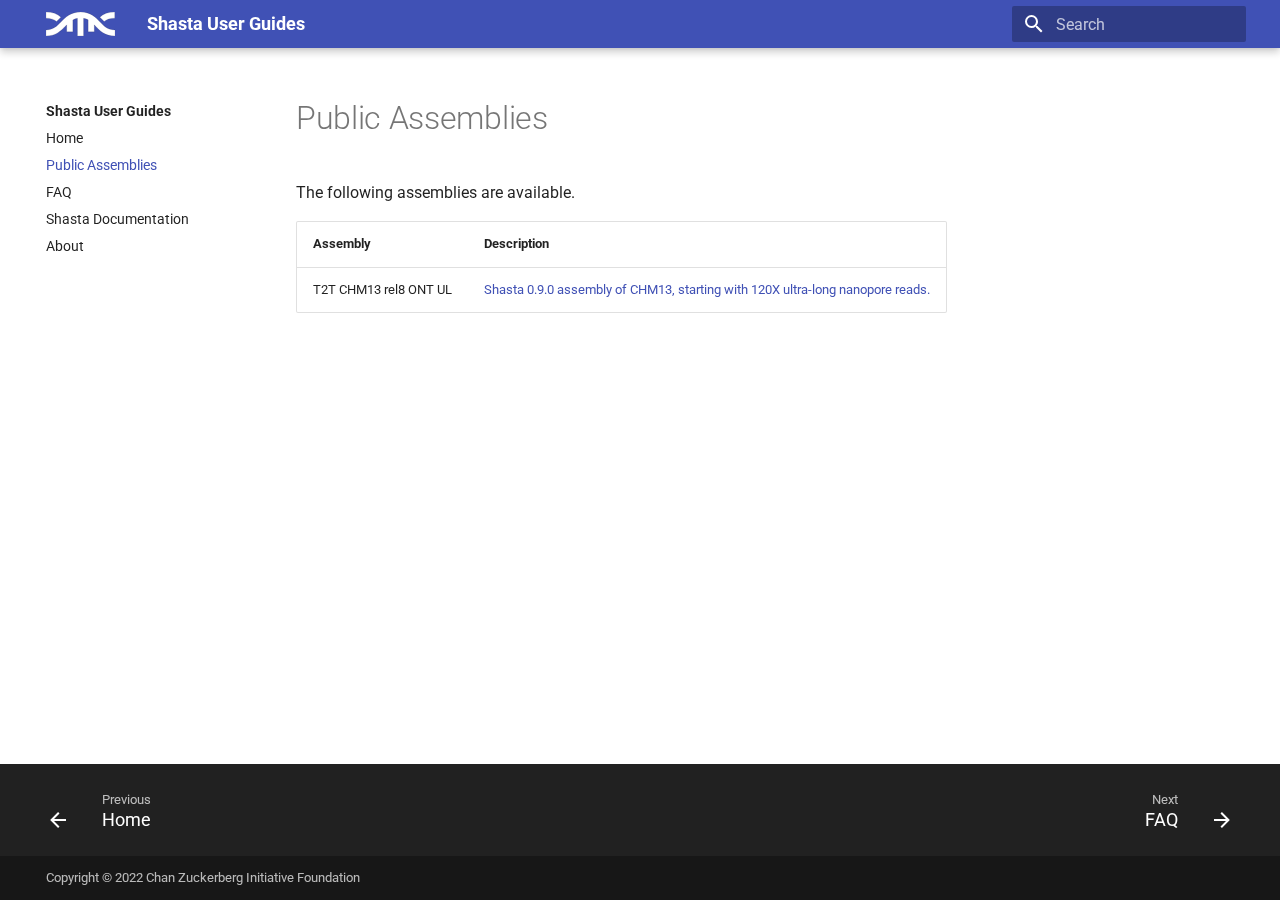
<file: public_assemblies/index.html>
<!doctype html>
<html lang="en" class="no-js">
  <head>
    
      <meta charset="utf-8">
      <meta name="viewport" content="width=device-width,initial-scale=1">
      
        <meta name="description" content="Shasta assembler user guides and documentation">
      
      
      
        <link rel="canonical" href="https://chanzuckerberg.github.io/shasta-docs/public_assemblies/">
      
      <link rel="icon" href="../img/favicon.ico">
      <meta name="generator" content="mkdocs-1.3.0, mkdocs-material-8.3.9">
    
    
      
        <title>Public Assemblies - Shasta User Guides</title>
      
    
    
      <link rel="stylesheet" href="../assets/stylesheets/main.1d29e8d0.min.css">
      
        
        <link rel="stylesheet" href="../assets/stylesheets/palette.cbb835fc.min.css">
        
      
      
    
    
    
      
        
        
        <link rel="preconnect" href="https://fonts.gstatic.com" crossorigin>
        <link rel="stylesheet" href="https://fonts.googleapis.com/css?family=Roboto:300,300i,400,400i,700,700i%7CRoboto+Mono:400,400i,700,700i&display=fallback">
        <style>:root{--md-text-font:"Roboto";--md-code-font:"Roboto Mono"}</style>
      
    
    
      <link rel="stylesheet" href="../stylesheets/extra.css">
    
    <script>__md_scope=new URL("..",location),__md_get=(e,_=localStorage,t=__md_scope)=>JSON.parse(_.getItem(t.pathname+"."+e)),__md_set=(e,_,t=localStorage,a=__md_scope)=>{try{t.setItem(a.pathname+"."+e,JSON.stringify(_))}catch(e){}}</script>
    
      

    
    
  </head>
  
  
    
    
    
    
    
    <body dir="ltr" data-md-color-scheme="" data-md-color-primary="none" data-md-color-accent="none">
  
    
    
    <input class="md-toggle" data-md-toggle="drawer" type="checkbox" id="__drawer" autocomplete="off">
    <input class="md-toggle" data-md-toggle="search" type="checkbox" id="__search" autocomplete="off">
    <label class="md-overlay" for="__drawer"></label>
    <div data-md-component="skip">
      
        
        <a href="#public-assemblies" class="md-skip">
          Skip to content
        </a>
      
    </div>
    <div data-md-component="announce">
      
    </div>
    
    
      

<header class="md-header" data-md-component="header">
  <nav class="md-header__inner md-grid" aria-label="Header">
    <a href=".." title="Shasta User Guides" class="md-header__button md-logo" aria-label="Shasta User Guides" data-md-component="logo">
      
  <img src="../assets/ShastaIconWhite.svg" alt="logo">

    </a>
    <label class="md-header__button md-icon" for="__drawer">
      <svg xmlns="http://www.w3.org/2000/svg" viewBox="0 0 24 24"><path d="M3 6h18v2H3V6m0 5h18v2H3v-2m0 5h18v2H3v-2Z"/></svg>
    </label>
    <div class="md-header__title" data-md-component="header-title">
      <div class="md-header__ellipsis">
        <div class="md-header__topic">
          <span class="md-ellipsis">
            Shasta User Guides
          </span>
        </div>
        <div class="md-header__topic" data-md-component="header-topic">
          <span class="md-ellipsis">
            
              Public Assemblies
            
          </span>
        </div>
      </div>
    </div>
    
    
    
      <label class="md-header__button md-icon" for="__search">
        <svg xmlns="http://www.w3.org/2000/svg" viewBox="0 0 24 24"><path d="M9.5 3A6.5 6.5 0 0 1 16 9.5c0 1.61-.59 3.09-1.56 4.23l.27.27h.79l5 5-1.5 1.5-5-5v-.79l-.27-.27A6.516 6.516 0 0 1 9.5 16 6.5 6.5 0 0 1 3 9.5 6.5 6.5 0 0 1 9.5 3m0 2C7 5 5 7 5 9.5S7 14 9.5 14 14 12 14 9.5 12 5 9.5 5Z"/></svg>
      </label>
      <div class="md-search" data-md-component="search" role="dialog">
  <label class="md-search__overlay" for="__search"></label>
  <div class="md-search__inner" role="search">
    <form class="md-search__form" name="search">
      <input type="text" class="md-search__input" name="query" aria-label="Search" placeholder="Search" autocapitalize="off" autocorrect="off" autocomplete="off" spellcheck="false" data-md-component="search-query" required>
      <label class="md-search__icon md-icon" for="__search">
        <svg xmlns="http://www.w3.org/2000/svg" viewBox="0 0 24 24"><path d="M9.5 3A6.5 6.5 0 0 1 16 9.5c0 1.61-.59 3.09-1.56 4.23l.27.27h.79l5 5-1.5 1.5-5-5v-.79l-.27-.27A6.516 6.516 0 0 1 9.5 16 6.5 6.5 0 0 1 3 9.5 6.5 6.5 0 0 1 9.5 3m0 2C7 5 5 7 5 9.5S7 14 9.5 14 14 12 14 9.5 12 5 9.5 5Z"/></svg>
        <svg xmlns="http://www.w3.org/2000/svg" viewBox="0 0 24 24"><path d="M20 11v2H8l5.5 5.5-1.42 1.42L4.16 12l7.92-7.92L13.5 5.5 8 11h12Z"/></svg>
      </label>
      <nav class="md-search__options" aria-label="Search">
        
        <button type="reset" class="md-search__icon md-icon" aria-label="Clear" tabindex="-1">
          <svg xmlns="http://www.w3.org/2000/svg" viewBox="0 0 24 24"><path d="M19 6.41 17.59 5 12 10.59 6.41 5 5 6.41 10.59 12 5 17.59 6.41 19 12 13.41 17.59 19 19 17.59 13.41 12 19 6.41Z"/></svg>
        </button>
      </nav>
      
    </form>
    <div class="md-search__output">
      <div class="md-search__scrollwrap" data-md-scrollfix>
        <div class="md-search-result" data-md-component="search-result">
          <div class="md-search-result__meta">
            Initializing search
          </div>
          <ol class="md-search-result__list"></ol>
        </div>
      </div>
    </div>
  </div>
</div>
    
    
  </nav>
  
</header>
    
    <div class="md-container" data-md-component="container">
      
      
        
          
        
      
      <main class="md-main" data-md-component="main">
        <div class="md-main__inner md-grid">
          
            
              
              <div class="md-sidebar md-sidebar--primary" data-md-component="sidebar" data-md-type="navigation" >
                <div class="md-sidebar__scrollwrap">
                  <div class="md-sidebar__inner">
                    


<nav class="md-nav md-nav--primary" aria-label="Navigation" data-md-level="0">
  <label class="md-nav__title" for="__drawer">
    <a href=".." title="Shasta User Guides" class="md-nav__button md-logo" aria-label="Shasta User Guides" data-md-component="logo">
      
  <img src="../assets/ShastaIconWhite.svg" alt="logo">

    </a>
    Shasta User Guides
  </label>
  
  <ul class="md-nav__list" data-md-scrollfix>
    
      
      
      

  
  
  
    <li class="md-nav__item">
      <a href=".." class="md-nav__link">
        Home
      </a>
    </li>
  

    
      
      
      

  
  
    
  
  
    <li class="md-nav__item md-nav__item--active">
      
      <input class="md-nav__toggle md-toggle" data-md-toggle="toc" type="checkbox" id="__toc">
      
      
        
      
      
      <a href="./" class="md-nav__link md-nav__link--active">
        Public Assemblies
      </a>
      
    </li>
  

    
      
      
      

  
  
  
    <li class="md-nav__item">
      <a href="../faq/" class="md-nav__link">
        FAQ
      </a>
    </li>
  

    
      
      
      

  
  
  
    <li class="md-nav__item">
      <a href="https://chanzuckerberg.github.io/shasta/" class="md-nav__link">
        Shasta Documentation
      </a>
    </li>
  

    
      
      
      

  
  
  
    <li class="md-nav__item">
      <a href="../about/" class="md-nav__link">
        About
      </a>
    </li>
  

    
  </ul>
</nav>
                  </div>
                </div>
              </div>
            
            
              
              <div class="md-sidebar md-sidebar--secondary" data-md-component="sidebar" data-md-type="toc" >
                <div class="md-sidebar__scrollwrap">
                  <div class="md-sidebar__inner">
                    

<nav class="md-nav md-nav--secondary" aria-label="Table of contents">
  
  
  
    
  
  
</nav>
                  </div>
                </div>
              </div>
            
          
          <div class="md-content" data-md-component="content">
            <article class="md-content__inner md-typeset">
              
                


<h1 id="public-assemblies">Public Assemblies<a class="headerlink" href="#public-assemblies" title="Permanent link">&para;</a></h1>
<p>The following assemblies are available.</p>
<table>
<thead>
<tr>
<th>Assembly</th>
<th>Description</th>
</tr>
</thead>
<tbody>
<tr>
<td>T2T CHM13 rel8 ONT UL</td>
<td><a href="T2T_CHM13_rel8_ONT_UL/">Shasta 0.9.0 assembly of CHM13, starting with 120X ultra-long nanopore reads.</a></td>
</tr>
</tbody>
</table>

              
            </article>
            
          </div>
        </div>
        
      </main>
      
        <footer class="md-footer">
  
    
    <nav class="md-footer__inner md-grid" aria-label="Footer" >
      
        
        <a href=".." class="md-footer__link md-footer__link--prev" aria-label="Previous: Home" rel="prev">
          <div class="md-footer__button md-icon">
            <svg xmlns="http://www.w3.org/2000/svg" viewBox="0 0 24 24"><path d="M20 11v2H8l5.5 5.5-1.42 1.42L4.16 12l7.92-7.92L13.5 5.5 8 11h12Z"/></svg>
          </div>
          <div class="md-footer__title">
            <div class="md-ellipsis">
              <span class="md-footer__direction">
                Previous
              </span>
              Home
            </div>
          </div>
        </a>
      
      
        
        <a href="../faq/" class="md-footer__link md-footer__link--next" aria-label="Next: FAQ" rel="next">
          <div class="md-footer__title">
            <div class="md-ellipsis">
              <span class="md-footer__direction">
                Next
              </span>
              FAQ
            </div>
          </div>
          <div class="md-footer__button md-icon">
            <svg xmlns="http://www.w3.org/2000/svg" viewBox="0 0 24 24"><path d="M4 11v2h12l-5.5 5.5 1.42 1.42L19.84 12l-7.92-7.92L10.5 5.5 16 11H4Z"/></svg>
          </div>
        </a>
      
    </nav>
  
  <div class="md-footer-meta md-typeset">
    <div class="md-footer-meta__inner md-grid">
      <div class="md-copyright">
  
    <div class="md-copyright__highlight">
      Copyright &copy; 2022 Chan Zuckerberg Initiative Foundation
    </div>
  
  
</div>
      
    </div>
  </div>
</footer>
      
    </div>
    <div class="md-dialog" data-md-component="dialog">
      <div class="md-dialog__inner md-typeset"></div>
    </div>
    <script id="__config" type="application/json">{"base": "..", "features": [], "search": "../assets/javascripts/workers/search.b97dbffb.min.js", "translations": {"clipboard.copied": "Copied to clipboard", "clipboard.copy": "Copy to clipboard", "search.config.lang": "en", "search.config.pipeline": "trimmer, stopWordFilter", "search.config.separator": "[\\s\\-]+", "search.placeholder": "Search", "search.result.more.one": "1 more on this page", "search.result.more.other": "# more on this page", "search.result.none": "No matching documents", "search.result.one": "1 matching document", "search.result.other": "# matching documents", "search.result.placeholder": "Type to start searching", "search.result.term.missing": "Missing", "select.version.title": "Select version"}}</script>
    
    
      <script src="../assets/javascripts/bundle.6c7ad80a.min.js"></script>
      
    
  </body>
</html>
</file>
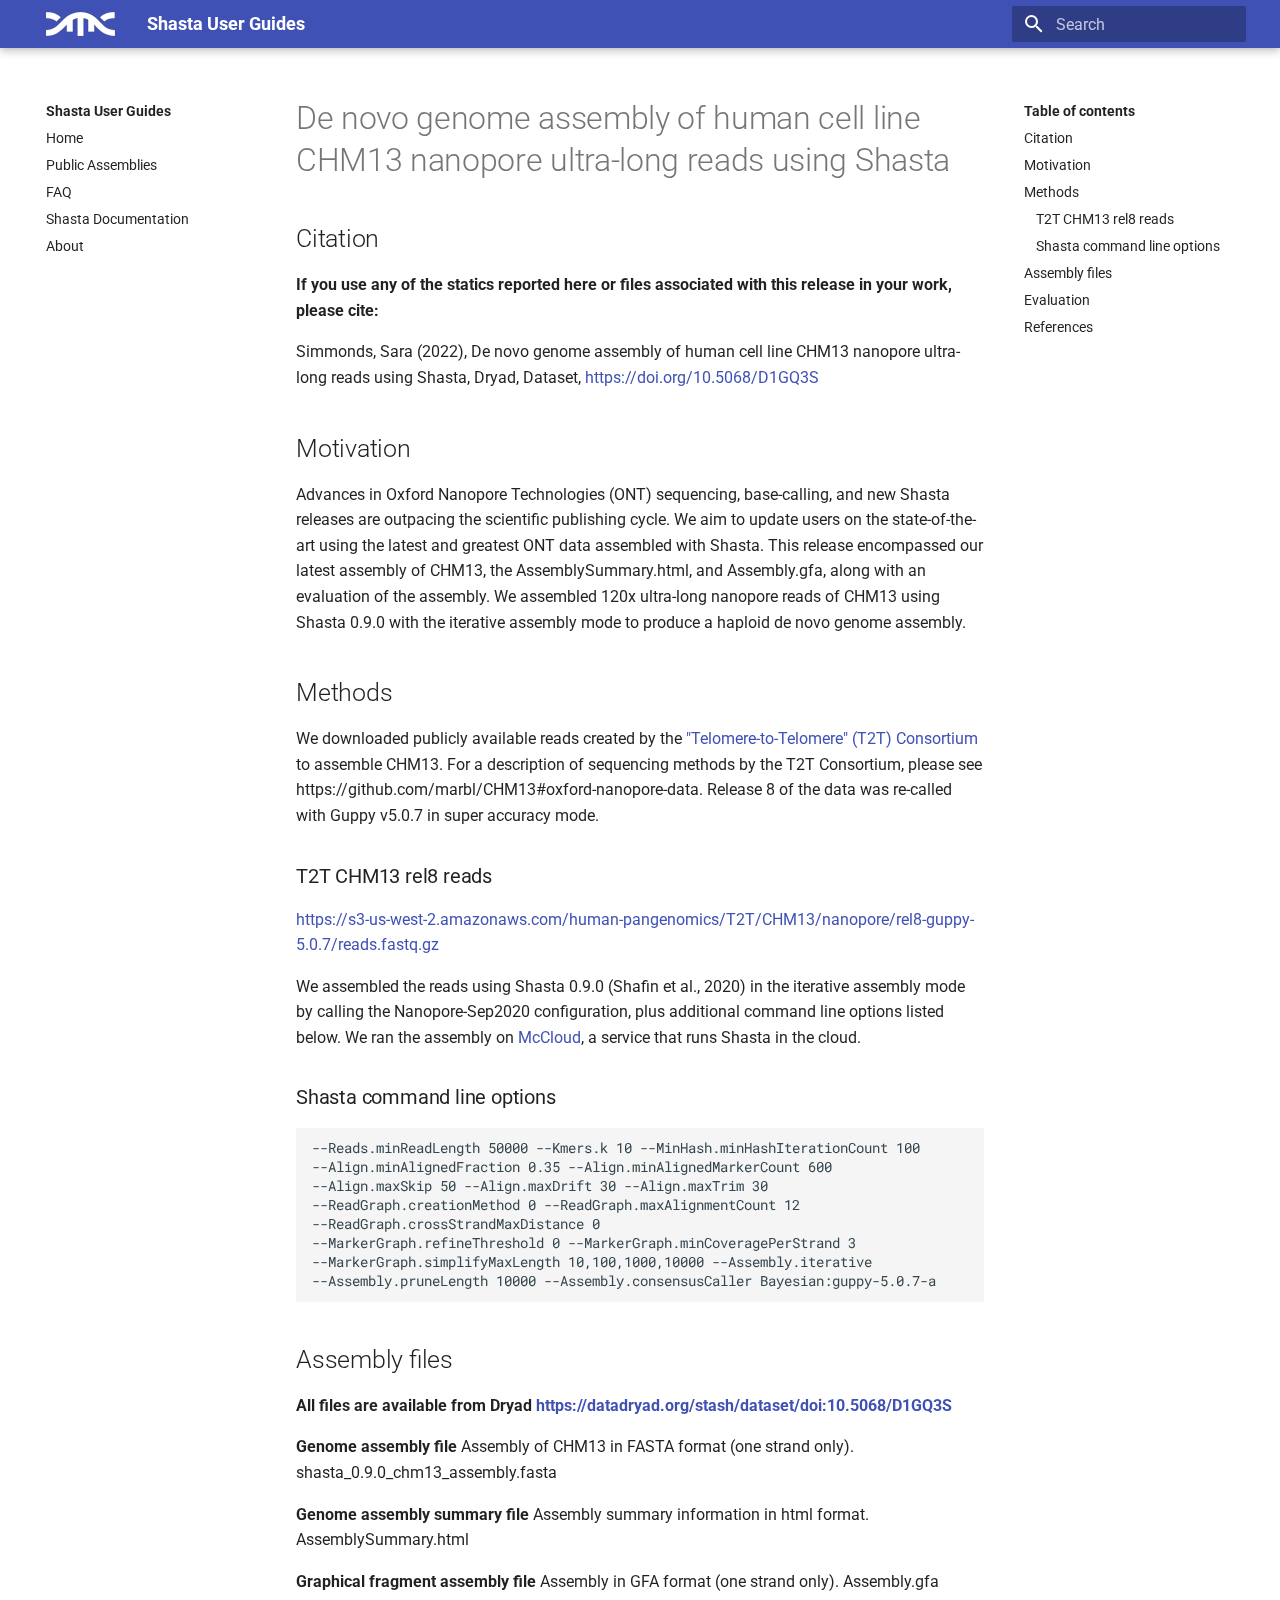
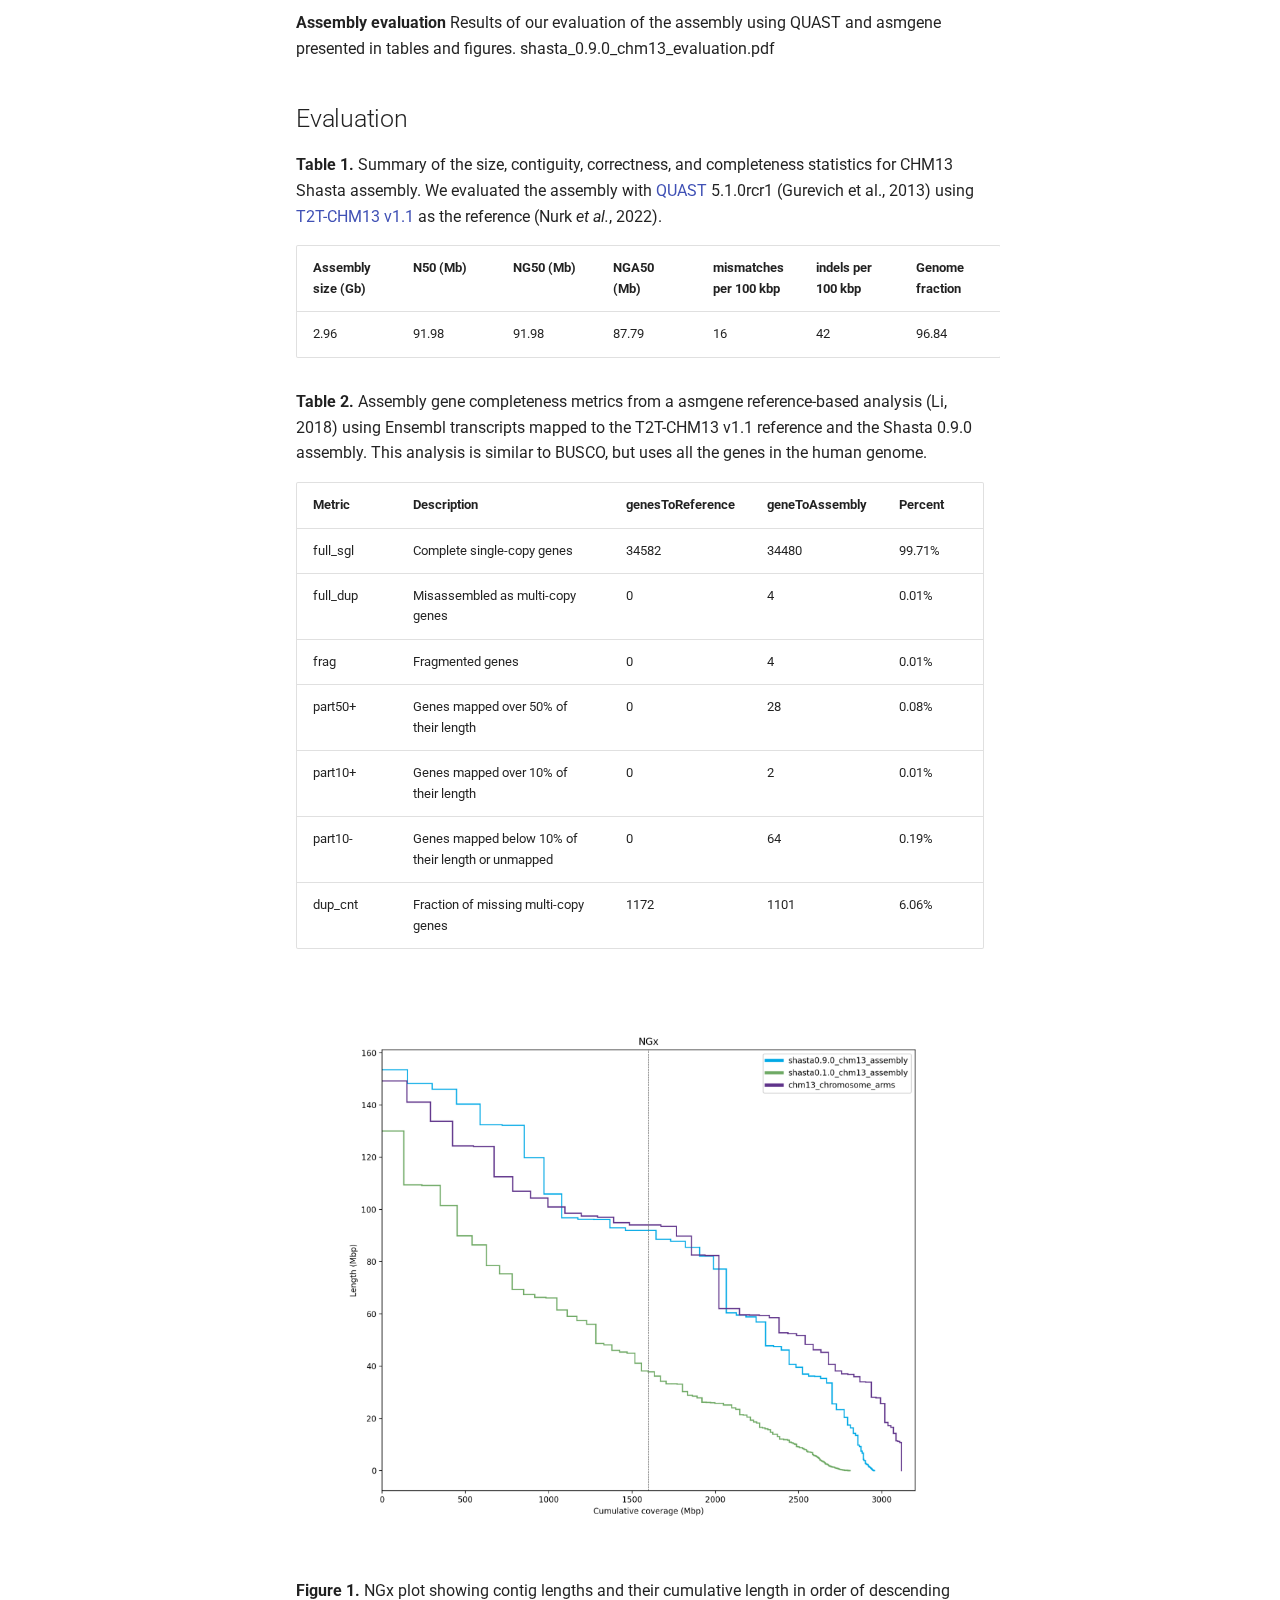
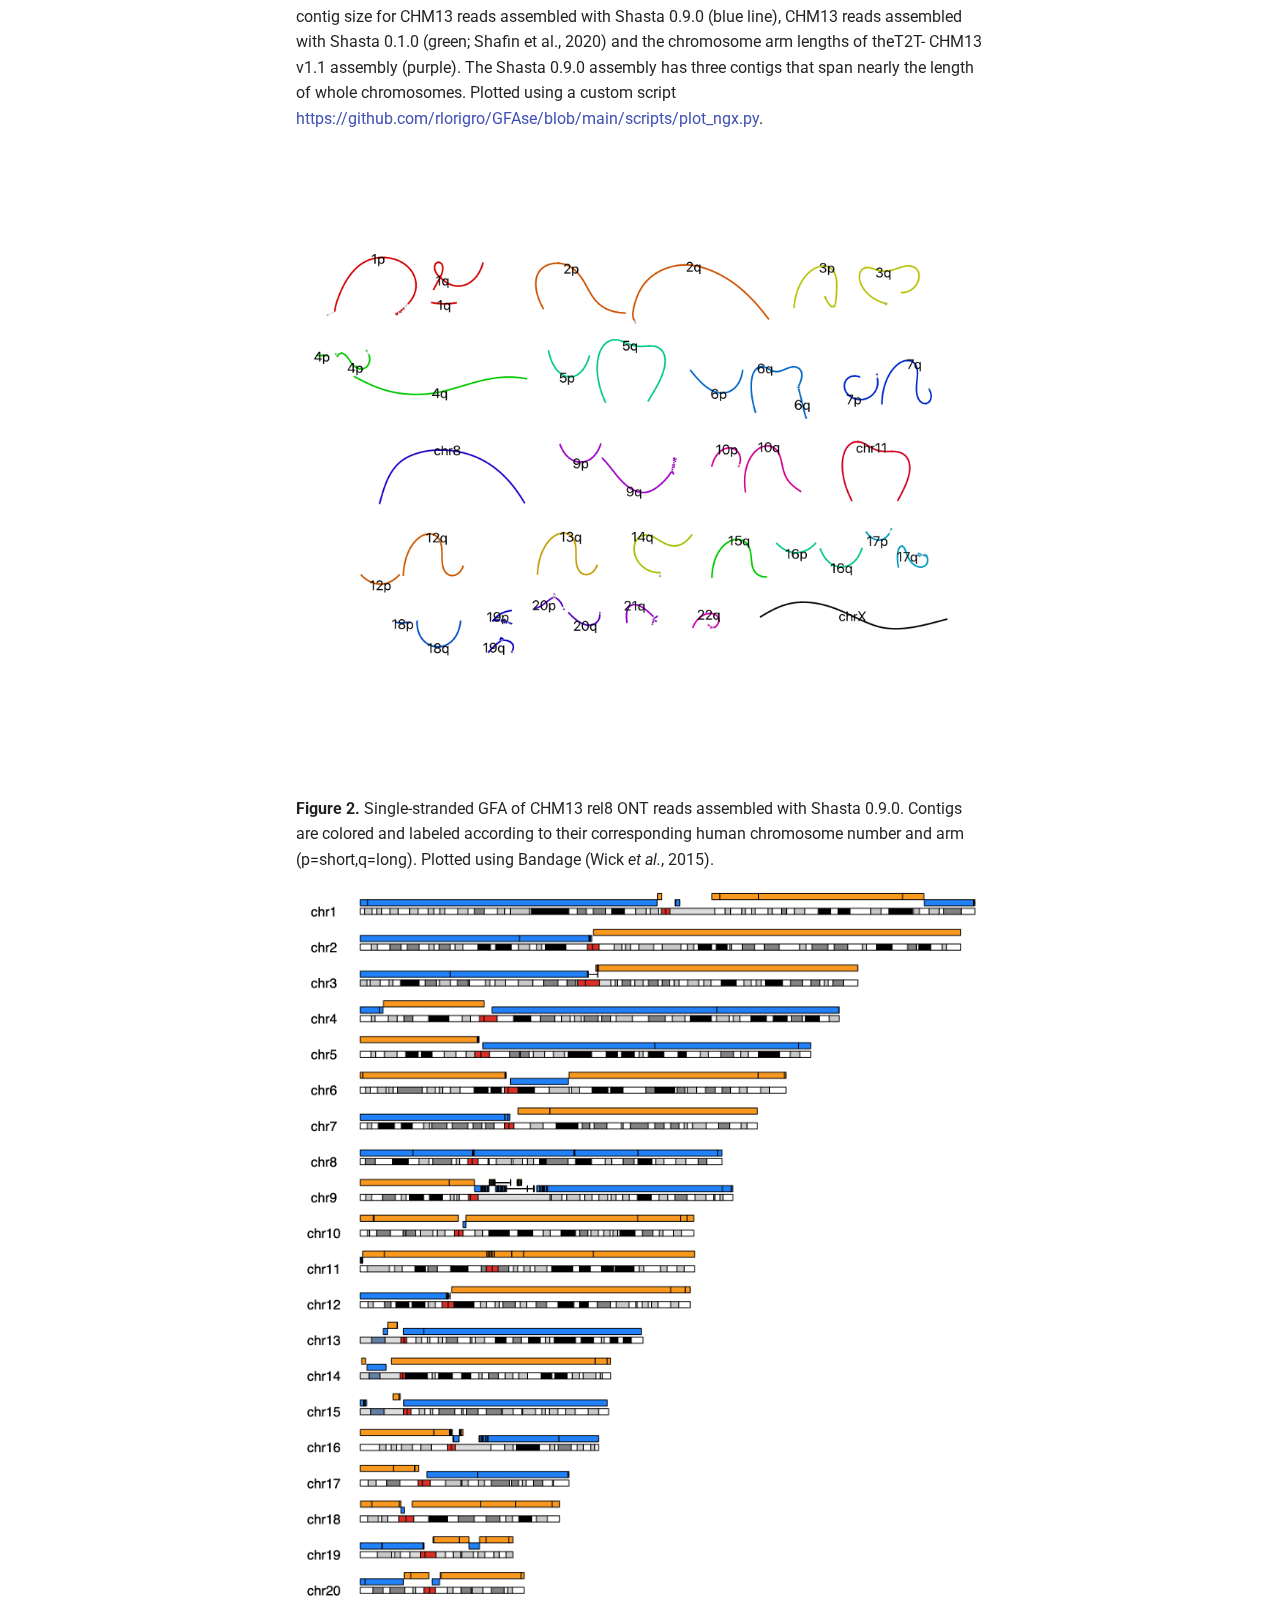
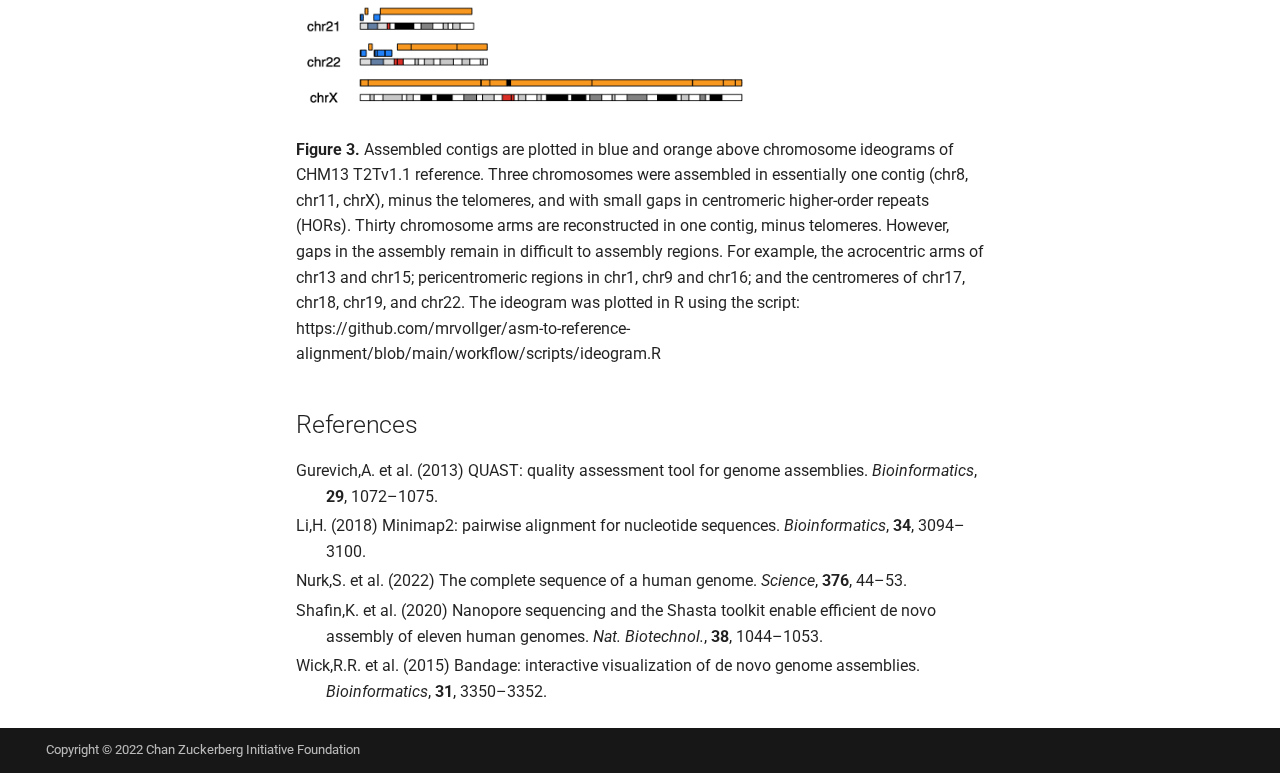
<file: public_assemblies/T2T_CHM13_rel8_ONT_UL/index.html>
<!doctype html>
<html lang="en" class="no-js">
  <head>
    
      <meta charset="utf-8">
      <meta name="viewport" content="width=device-width,initial-scale=1">
      
        <meta name="description" content="Shasta assembler user guides and documentation">
      
      
      
        <link rel="canonical" href="https://chanzuckerberg.github.io/shasta-docs/public_assemblies/T2T_CHM13_rel8_ONT_UL/">
      
      <link rel="icon" href="../../img/favicon.ico">
      <meta name="generator" content="mkdocs-1.3.0, mkdocs-material-8.3.9">
    
    
      
        <title>De novo genome assembly of human cell line CHM13 nanopore ultra-long reads using Shasta - Shasta User Guides</title>
      
    
    
      <link rel="stylesheet" href="../../assets/stylesheets/main.1d29e8d0.min.css">
      
        
        <link rel="stylesheet" href="../../assets/stylesheets/palette.cbb835fc.min.css">
        
      
      
    
    
    
      
        
        
        <link rel="preconnect" href="https://fonts.gstatic.com" crossorigin>
        <link rel="stylesheet" href="https://fonts.googleapis.com/css?family=Roboto:300,300i,400,400i,700,700i%7CRoboto+Mono:400,400i,700,700i&display=fallback">
        <style>:root{--md-text-font:"Roboto";--md-code-font:"Roboto Mono"}</style>
      
    
    
      <link rel="stylesheet" href="../../stylesheets/extra.css">
    
    <script>__md_scope=new URL("../..",location),__md_get=(e,_=localStorage,t=__md_scope)=>JSON.parse(_.getItem(t.pathname+"."+e)),__md_set=(e,_,t=localStorage,a=__md_scope)=>{try{t.setItem(a.pathname+"."+e,JSON.stringify(_))}catch(e){}}</script>
    
      

    
    
  </head>
  
  
    
    
    
    
    
    <body dir="ltr" data-md-color-scheme="" data-md-color-primary="none" data-md-color-accent="none">
  
    
    
    <input class="md-toggle" data-md-toggle="drawer" type="checkbox" id="__drawer" autocomplete="off">
    <input class="md-toggle" data-md-toggle="search" type="checkbox" id="__search" autocomplete="off">
    <label class="md-overlay" for="__drawer"></label>
    <div data-md-component="skip">
      
        
        <a href="#de-novo-genome-assembly-of-human-cell-line-chm13-nanopore-ultra-long-reads-using-shasta" class="md-skip">
          Skip to content
        </a>
      
    </div>
    <div data-md-component="announce">
      
    </div>
    
    
      

<header class="md-header" data-md-component="header">
  <nav class="md-header__inner md-grid" aria-label="Header">
    <a href="../.." title="Shasta User Guides" class="md-header__button md-logo" aria-label="Shasta User Guides" data-md-component="logo">
      
  <img src="../../assets/ShastaIconWhite.svg" alt="logo">

    </a>
    <label class="md-header__button md-icon" for="__drawer">
      <svg xmlns="http://www.w3.org/2000/svg" viewBox="0 0 24 24"><path d="M3 6h18v2H3V6m0 5h18v2H3v-2m0 5h18v2H3v-2Z"/></svg>
    </label>
    <div class="md-header__title" data-md-component="header-title">
      <div class="md-header__ellipsis">
        <div class="md-header__topic">
          <span class="md-ellipsis">
            Shasta User Guides
          </span>
        </div>
        <div class="md-header__topic" data-md-component="header-topic">
          <span class="md-ellipsis">
            
              De novo genome assembly of human cell line CHM13 nanopore ultra-long reads using Shasta
            
          </span>
        </div>
      </div>
    </div>
    
    
    
      <label class="md-header__button md-icon" for="__search">
        <svg xmlns="http://www.w3.org/2000/svg" viewBox="0 0 24 24"><path d="M9.5 3A6.5 6.5 0 0 1 16 9.5c0 1.61-.59 3.09-1.56 4.23l.27.27h.79l5 5-1.5 1.5-5-5v-.79l-.27-.27A6.516 6.516 0 0 1 9.5 16 6.5 6.5 0 0 1 3 9.5 6.5 6.5 0 0 1 9.5 3m0 2C7 5 5 7 5 9.5S7 14 9.5 14 14 12 14 9.5 12 5 9.5 5Z"/></svg>
      </label>
      <div class="md-search" data-md-component="search" role="dialog">
  <label class="md-search__overlay" for="__search"></label>
  <div class="md-search__inner" role="search">
    <form class="md-search__form" name="search">
      <input type="text" class="md-search__input" name="query" aria-label="Search" placeholder="Search" autocapitalize="off" autocorrect="off" autocomplete="off" spellcheck="false" data-md-component="search-query" required>
      <label class="md-search__icon md-icon" for="__search">
        <svg xmlns="http://www.w3.org/2000/svg" viewBox="0 0 24 24"><path d="M9.5 3A6.5 6.5 0 0 1 16 9.5c0 1.61-.59 3.09-1.56 4.23l.27.27h.79l5 5-1.5 1.5-5-5v-.79l-.27-.27A6.516 6.516 0 0 1 9.5 16 6.5 6.5 0 0 1 3 9.5 6.5 6.5 0 0 1 9.5 3m0 2C7 5 5 7 5 9.5S7 14 9.5 14 14 12 14 9.5 12 5 9.5 5Z"/></svg>
        <svg xmlns="http://www.w3.org/2000/svg" viewBox="0 0 24 24"><path d="M20 11v2H8l5.5 5.5-1.42 1.42L4.16 12l7.92-7.92L13.5 5.5 8 11h12Z"/></svg>
      </label>
      <nav class="md-search__options" aria-label="Search">
        
        <button type="reset" class="md-search__icon md-icon" aria-label="Clear" tabindex="-1">
          <svg xmlns="http://www.w3.org/2000/svg" viewBox="0 0 24 24"><path d="M19 6.41 17.59 5 12 10.59 6.41 5 5 6.41 10.59 12 5 17.59 6.41 19 12 13.41 17.59 19 19 17.59 13.41 12 19 6.41Z"/></svg>
        </button>
      </nav>
      
    </form>
    <div class="md-search__output">
      <div class="md-search__scrollwrap" data-md-scrollfix>
        <div class="md-search-result" data-md-component="search-result">
          <div class="md-search-result__meta">
            Initializing search
          </div>
          <ol class="md-search-result__list"></ol>
        </div>
      </div>
    </div>
  </div>
</div>
    
    
  </nav>
  
</header>
    
    <div class="md-container" data-md-component="container">
      
      
        
          
        
      
      <main class="md-main" data-md-component="main">
        <div class="md-main__inner md-grid">
          
            
              
              <div class="md-sidebar md-sidebar--primary" data-md-component="sidebar" data-md-type="navigation" >
                <div class="md-sidebar__scrollwrap">
                  <div class="md-sidebar__inner">
                    


<nav class="md-nav md-nav--primary" aria-label="Navigation" data-md-level="0">
  <label class="md-nav__title" for="__drawer">
    <a href="../.." title="Shasta User Guides" class="md-nav__button md-logo" aria-label="Shasta User Guides" data-md-component="logo">
      
  <img src="../../assets/ShastaIconWhite.svg" alt="logo">

    </a>
    Shasta User Guides
  </label>
  
  <ul class="md-nav__list" data-md-scrollfix>
    
      
      
      

  
  
  
    <li class="md-nav__item">
      <a href="../.." class="md-nav__link">
        Home
      </a>
    </li>
  

    
      
      
      

  
  
  
    <li class="md-nav__item">
      <a href="../" class="md-nav__link">
        Public Assemblies
      </a>
    </li>
  

    
      
      
      

  
  
  
    <li class="md-nav__item">
      <a href="../../faq/" class="md-nav__link">
        FAQ
      </a>
    </li>
  

    
      
      
      

  
  
  
    <li class="md-nav__item">
      <a href="https://chanzuckerberg.github.io/shasta/" class="md-nav__link">
        Shasta Documentation
      </a>
    </li>
  

    
      
      
      

  
  
  
    <li class="md-nav__item">
      <a href="../../about/" class="md-nav__link">
        About
      </a>
    </li>
  

    
  </ul>
</nav>
                  </div>
                </div>
              </div>
            
            
              
              <div class="md-sidebar md-sidebar--secondary" data-md-component="sidebar" data-md-type="toc" >
                <div class="md-sidebar__scrollwrap">
                  <div class="md-sidebar__inner">
                    

<nav class="md-nav md-nav--secondary" aria-label="Table of contents">
  
  
  
    
  
  
    <label class="md-nav__title" for="__toc">
      <span class="md-nav__icon md-icon"></span>
      Table of contents
    </label>
    <ul class="md-nav__list" data-md-component="toc" data-md-scrollfix>
      
        <li class="md-nav__item">
  <a href="#citation" class="md-nav__link">
    Citation
  </a>
  
</li>
      
        <li class="md-nav__item">
  <a href="#motivation" class="md-nav__link">
    Motivation
  </a>
  
</li>
      
        <li class="md-nav__item">
  <a href="#methods" class="md-nav__link">
    Methods
  </a>
  
    <nav class="md-nav" aria-label="Methods">
      <ul class="md-nav__list">
        
          <li class="md-nav__item">
  <a href="#t2t-chm13-rel8-reads" class="md-nav__link">
    T2T CHM13 rel8 reads
  </a>
  
</li>
        
          <li class="md-nav__item">
  <a href="#shasta-command-line-options" class="md-nav__link">
    Shasta command line options
  </a>
  
</li>
        
      </ul>
    </nav>
  
</li>
      
        <li class="md-nav__item">
  <a href="#assembly-files" class="md-nav__link">
    Assembly files
  </a>
  
</li>
      
        <li class="md-nav__item">
  <a href="#evaluation" class="md-nav__link">
    Evaluation
  </a>
  
</li>
      
        <li class="md-nav__item">
  <a href="#references" class="md-nav__link">
    References
  </a>
  
</li>
      
    </ul>
  
</nav>
                  </div>
                </div>
              </div>
            
          
          <div class="md-content" data-md-component="content">
            <article class="md-content__inner md-typeset">
              
                


<h1 id="de-novo-genome-assembly-of-human-cell-line-chm13-nanopore-ultra-long-reads-using-shasta">De novo genome assembly of human cell line CHM13 nanopore ultra-long reads using Shasta<a class="headerlink" href="#de-novo-genome-assembly-of-human-cell-line-chm13-nanopore-ultra-long-reads-using-shasta" title="Permanent link">&para;</a></h1>
<h2 id="citation">Citation<a class="headerlink" href="#citation" title="Permanent link">&para;</a></h2>
<p><strong>If you use any of the statics reported here or files associated with this release in your work, please cite:</strong></p>
<p>Simmonds, Sara (2022), De novo genome assembly of human cell line CHM13 nanopore ultra-long reads using Shasta, Dryad, Dataset, <a href="https://doi.org/10.5068/D1GQ3S">https://doi.org/10.5068/D1GQ3S</a></p>
<h2 id="motivation">Motivation<a class="headerlink" href="#motivation" title="Permanent link">&para;</a></h2>
<p>Advances in Oxford Nanopore Technologies (ONT) sequencing, base-calling, and new Shasta releases are outpacing the scientific publishing cycle. We aim to update users on the state-of-the-art using the latest and greatest ONT data assembled with Shasta. This release encompassed our latest assembly of CHM13, the AssemblySummary.html, and Assembly.gfa, along with an evaluation of the assembly. We assembled 120x ultra-long nanopore reads of CHM13 using Shasta 0.9.0 with the iterative assembly mode to produce a haploid de novo genome assembly.</p>
<h2 id="methods">Methods<a class="headerlink" href="#methods" title="Permanent link">&para;</a></h2>
<p>We downloaded publicly available reads created by the <a href="https://sites.google.com/ucsc.edu/t2tworkinggroup">"Telomere-to-Telomere" (T2T) Consortium</a> to assemble CHM13. For a description of sequencing methods by the T2T Consortium, please see https://github.com/marbl/CHM13#oxford-nanopore-data. Release 8 of the data was re-called with Guppy v5.0.7 in super accuracy mode.</p>
<h3 id="t2t-chm13-rel8-reads">T2T CHM13 rel8 reads<a class="headerlink" href="#t2t-chm13-rel8-reads" title="Permanent link">&para;</a></h3>
<p><a href="https://s3-us-west-2.amazonaws.com/human-pangenomics/T2T/CHM13/nanopore/rel8-guppy-5.0.7/reads.fastq.gz">https://s3-us-west-2.amazonaws.com/human-pangenomics/T2T/CHM13/nanopore/rel8-guppy-5.0.7/reads.fastq.gz</a></p>
<p>We assembled the reads using Shasta 0.9.0 (Shafin et al., 2020) in the iterative assembly mode by calling the Nanopore-Sep2020 configuration, plus additional command line options listed below. We ran the assembly on <a href="https://mccloud.czi.technology/">McCloud</a>, a service that runs Shasta in the cloud.</p>
<h3 id="shasta-command-line-options">Shasta command line options<a class="headerlink" href="#shasta-command-line-options" title="Permanent link">&para;</a></h3>
<pre><code>--Reads.minReadLength 50000 --Kmers.k 10 --MinHash.minHashIterationCount 100
--Align.minAlignedFraction 0.35 --Align.minAlignedMarkerCount 600
--Align.maxSkip 50 --Align.maxDrift 30 --Align.maxTrim 30
--ReadGraph.creationMethod 0 --ReadGraph.maxAlignmentCount 12
--ReadGraph.crossStrandMaxDistance 0
--MarkerGraph.refineThreshold 0 --MarkerGraph.minCoveragePerStrand 3
--MarkerGraph.simplifyMaxLength 10,100,1000,10000 --Assembly.iterative
--Assembly.pruneLength 10000 --Assembly.consensusCaller Bayesian:guppy-5.0.7-a
</code></pre>
<h2 id="assembly-files">Assembly files<a class="headerlink" href="#assembly-files" title="Permanent link">&para;</a></h2>
<p><strong>All files are available from Dryad <a href="https://datadryad.org/stash/dataset/doi:10.5068/D1GQ3S">https://datadryad.org/stash/dataset/doi:10.5068/D1GQ3S</a></strong></p>
<p><strong>Genome assembly file</strong>
Assembly of CHM13 in FASTA format (one strand only).
shasta_0.9.0_chm13_assembly.fasta</p>
<p><strong>Genome assembly summary file</strong>
Assembly summary information in html format.
AssemblySummary.html</p>
<p><strong>Graphical fragment assembly file</strong>
Assembly in GFA format (one strand only).
Assembly.gfa</p>
<p><strong>Assembly evaluation</strong>
Results of our evaluation of the assembly using QUAST and asmgene presented in tables and figures.
shasta_0.9.0_chm13_evaluation.pdf</p>
<h2 id="evaluation">Evaluation<a class="headerlink" href="#evaluation" title="Permanent link">&para;</a></h2>
<p><strong>Table 1.</strong> Summary of the size, contiguity, correctness, and completeness statistics for CHM13 Shasta assembly. We evaluated the assembly with <a href="http://quast.sourceforge.net/quast.html">QUAST</a> 5.1.0rcr1 (Gurevich et al., 2013) using <a href="https://www.ncbi.nlm.nih.gov/assembly/GCA_009914755.3/">T2T-CHM13 v1.1</a> as the reference (Nurk <em>et al.</em>, 2022).</p>
<table>
<thead>
<tr>
<th>Assembly size (Gb)</th>
<th>N50 (Mb)</th>
<th>NG50 (Mb)</th>
<th>NGA50 (Mb)</th>
<th>mismatches per 100 kbp</th>
<th>indels per 100 kbp</th>
<th>Genome fraction</th>
</tr>
</thead>
<tbody>
<tr>
<td>2.96</td>
<td>91.98</td>
<td>91.98</td>
<td>87.79</td>
<td>16</td>
<td>42</td>
<td>96.84</td>
</tr>
</tbody>
</table>
<p><strong>Table 2.</strong> Assembly gene completeness metrics from a asmgene reference-based analysis (Li, 2018) using Ensembl transcripts mapped to the T2T-CHM13 v1.1 reference and the Shasta 0.9.0 assembly. This analysis is similar to BUSCO, but uses all the genes in the human genome.</p>
<table>
<thead>
<tr>
<th>Metric</th>
<th>Description</th>
<th>genesToReference</th>
<th>geneToAssembly</th>
<th>Percent</th>
</tr>
</thead>
<tbody>
<tr>
<td>full_sgl</td>
<td>Complete single-copy genes</td>
<td>34582</td>
<td>34480</td>
<td>99.71%</td>
</tr>
<tr>
<td>full_dup</td>
<td>Misassembled as multi-copy genes</td>
<td>0</td>
<td>4</td>
<td>0.01%</td>
</tr>
<tr>
<td>frag</td>
<td>Fragmented genes</td>
<td>0</td>
<td>4</td>
<td>0.01%</td>
</tr>
<tr>
<td>part50+</td>
<td>Genes mapped over 50% of their length</td>
<td>0</td>
<td>28</td>
<td>0.08%</td>
</tr>
<tr>
<td>part10+</td>
<td>Genes mapped over 10% of their length</td>
<td>0</td>
<td>2</td>
<td>0.01%</td>
</tr>
<tr>
<td>part10-</td>
<td>Genes mapped below 10% of their length or unmapped</td>
<td>0</td>
<td>64</td>
<td>0.19%</td>
</tr>
<tr>
<td>dup_cnt</td>
<td>Fraction of missing multi-copy genes</td>
<td>1172</td>
<td>1101</td>
<td>6.06%</td>
</tr>
</tbody>
</table>
<p><img alt="NGx" src="../img/T2T_CHM13_rel8_ONT_UL/ngx.png" /></p>
<p><strong>Figure 1.</strong> NGx plot showing contig lengths and their cumulative length in order of descending contig size for CHM13 reads assembled with Shasta 0.9.0 (blue line), CHM13 reads assembled with Shasta 0.1.0 (green; Shafin et al., 2020) and the chromosome arm lengths of theT2T- CHM13 v1.1 assembly (purple). The Shasta 0.9.0 assembly has three contigs that span nearly the length of whole chromosomes. Plotted using a custom script <a href="https://github.com/rlorigro/GFAse/blob/main/scripts/plot_ngx.py">https://github.com/rlorigro/GFAse/blob/main/scripts/plot_ngx.py</a>.</p>
<p><img alt="GFA" src="../img/T2T_CHM13_rel8_ONT_UL/gfa.png" /></p>
<p><strong>Figure 2.</strong> Single-stranded GFA of CHM13 rel8 ONT reads assembled with Shasta 0.9.0. Contigs are colored and labeled according to their corresponding human chromosome number and arm (p=short,q=long). Plotted using Bandage (Wick <em>et al.</em>, 2015).</p>
<p><img alt="ideogram" src="../img/T2T_CHM13_rel8_ONT_UL/ideogram.png" /></p>
<p><strong>Figure 3.</strong> Assembled contigs are plotted in blue and orange above chromosome ideograms of CHM13 T2Tv1.1 reference. Three chromosomes were assembled in essentially one contig (chr8, chr11, chrX), minus the telomeres, and with small gaps in centromeric higher-order repeats (HORs). Thirty chromosome arms are reconstructed in one contig, minus telomeres. However, gaps in the assembly remain in difficult to assembly regions. For example, the acrocentric arms of chr13 and chr15; pericentromeric regions in chr1, chr9 and chr16; and the centromeres of chr17, chr18, chr19, and chr22. The ideogram was plotted in R using the script: https://github.com/mrvollger/asm-to-reference-alignment/blob/main/workflow/scripts/ideogram.R</p>
<h2 id="references">References<a class="headerlink" href="#references" title="Permanent link">&para;</a></h2>
<p class="paper-reference">Gurevich,A. et al. (2013) QUAST: quality assessment tool for genome assemblies. <em>Bioinformatics</em>, <strong>29</strong>, 1072–1075.</p>
<p class="paper-reference">Li,H. (2018) Minimap2: pairwise alignment for nucleotide sequences. <em>Bioinformatics</em>, <strong>34</strong>, 3094–3100.</p>
<p class="paper-reference">Nurk,S. et al. (2022) The complete sequence of a human genome. <em>Science</em>, <strong>376</strong>, 44–53.</p>
<p class="paper-reference">Shafin,K. et al. (2020) Nanopore sequencing and the Shasta toolkit enable efficient de novo assembly of eleven human genomes. <em>Nat. Biotechnol.</em>, <strong>38</strong>, 1044–1053.</p>
<p class="paper-reference">Wick,R.R. et al. (2015) Bandage: interactive visualization of de novo genome assemblies. <em>Bioinformatics</em>, <strong>31</strong>, 3350–3352.</p>

              
            </article>
            
          </div>
        </div>
        
      </main>
      
        <footer class="md-footer">
  
  <div class="md-footer-meta md-typeset">
    <div class="md-footer-meta__inner md-grid">
      <div class="md-copyright">
  
    <div class="md-copyright__highlight">
      Copyright &copy; 2022 Chan Zuckerberg Initiative Foundation
    </div>
  
  
</div>
      
    </div>
  </div>
</footer>
      
    </div>
    <div class="md-dialog" data-md-component="dialog">
      <div class="md-dialog__inner md-typeset"></div>
    </div>
    <script id="__config" type="application/json">{"base": "../..", "features": [], "search": "../../assets/javascripts/workers/search.b97dbffb.min.js", "translations": {"clipboard.copied": "Copied to clipboard", "clipboard.copy": "Copy to clipboard", "search.config.lang": "en", "search.config.pipeline": "trimmer, stopWordFilter", "search.config.separator": "[\\s\\-]+", "search.placeholder": "Search", "search.result.more.one": "1 more on this page", "search.result.more.other": "# more on this page", "search.result.none": "No matching documents", "search.result.one": "1 matching document", "search.result.other": "# matching documents", "search.result.placeholder": "Type to start searching", "search.result.term.missing": "Missing", "select.version.title": "Select version"}}</script>
    
    
      <script src="../../assets/javascripts/bundle.6c7ad80a.min.js"></script>
      
    
  </body>
</html>
</file>
<file: stylesheets/extra.css>
/* CSS class for academic references */
.paper-reference {
  padding-left: 30px;
  text-indent: -30px;
  margin-top: 4px;
  margin-bottom: 4px;
}
</file>
<file: assets/stylesheets/main.1d29e8d0.min.css>
@charset "UTF-8";html{-webkit-text-size-adjust:none;-moz-text-size-adjust:none;-ms-text-size-adjust:none;text-size-adjust:none;box-sizing:border-box}*,:after,:before{box-sizing:inherit}@media (prefers-reduced-motion){*,:after,:before{transition:none!important}}body{margin:0}a,button,input,label{-webkit-tap-highlight-color:transparent}a{color:inherit;text-decoration:none}hr{border:0;box-sizing:initial;display:block;height:.05rem;overflow:visible;padding:0}small{font-size:80%}sub,sup{line-height:1em}img{border-style:none}table{border-collapse:initial;border-spacing:0}td,th{font-weight:400;vertical-align:top}button{background:transparent;border:0;font-family:inherit;font-size:inherit;margin:0;padding:0}input{border:0;outline:none}:root,[data-md-color-scheme=default]{--md-default-fg-color:rgba(0,0,0,.87);--md-default-fg-color--light:rgba(0,0,0,.54);--md-default-fg-color--lighter:rgba(0,0,0,.32);--md-default-fg-color--lightest:rgba(0,0,0,.07);--md-default-bg-color:#fff;--md-default-bg-color--light:hsla(0,0%,100%,.7);--md-default-bg-color--lighter:hsla(0,0%,100%,.3);--md-default-bg-color--lightest:hsla(0,0%,100%,.12);--md-primary-fg-color:#4051b5;--md-primary-fg-color--light:#5d6cc0;--md-primary-fg-color--dark:#303fa1;--md-primary-bg-color:#fff;--md-primary-bg-color--light:hsla(0,0%,100%,.7);--md-accent-fg-color:#526cfe;--md-accent-fg-color--transparent:rgba(82,108,254,.1);--md-accent-bg-color:#fff;--md-accent-bg-color--light:hsla(0,0%,100%,.7);--md-code-fg-color:#36464e;--md-code-bg-color:#f5f5f5;--md-code-hl-color:rgba(255,255,0,.5);--md-code-hl-number-color:#d52a2a;--md-code-hl-special-color:#db1457;--md-code-hl-function-color:#a846b9;--md-code-hl-constant-color:#6e59d9;--md-code-hl-keyword-color:#3f6ec6;--md-code-hl-string-color:#1c7d4d;--md-code-hl-name-color:var(--md-code-fg-color);--md-code-hl-operator-color:var(--md-default-fg-color--light);--md-code-hl-punctuation-color:var(--md-default-fg-color--light);--md-code-hl-comment-color:var(--md-default-fg-color--light);--md-code-hl-generic-color:var(--md-default-fg-color--light);--md-code-hl-variable-color:var(--md-default-fg-color--light);--md-typeset-color:var(--md-default-fg-color);--md-typeset-a-color:var(--md-primary-fg-color);--md-typeset-mark-color:rgba(255,255,0,.5);--md-typeset-del-color:rgba(245,80,61,.15);--md-typeset-ins-color:rgba(11,213,112,.15);--md-typeset-kbd-color:#fafafa;--md-typeset-kbd-accent-color:#fff;--md-typeset-kbd-border-color:#b8b8b8;--md-typeset-table-color:rgba(0,0,0,.12);--md-admonition-fg-color:var(--md-default-fg-color);--md-admonition-bg-color:var(--md-default-bg-color);--md-footer-fg-color:#fff;--md-footer-fg-color--light:hsla(0,0%,100%,.7);--md-footer-fg-color--lighter:hsla(0,0%,100%,.3);--md-footer-bg-color:rgba(0,0,0,.87);--md-footer-bg-color--dark:rgba(0,0,0,.32);--md-shadow-z1:0 0.2rem 0.5rem rgba(0,0,0,.05),0 0 0.05rem rgba(0,0,0,.1);--md-shadow-z2:0 0.2rem 0.5rem rgba(0,0,0,.1),0 0 0.05rem rgba(0,0,0,.25);--md-shadow-z3:0 0.2rem 0.5rem rgba(0,0,0,.2),0 0 0.05rem rgba(0,0,0,.35)}.md-icon svg{fill:currentcolor;display:block;height:1.2rem;width:1.2rem}body{-webkit-font-smoothing:antialiased;-moz-osx-font-smoothing:grayscale;--md-text-font-family:var(--md-text-font,_),-apple-system,BlinkMacSystemFont,Helvetica,Arial,sans-serif;--md-code-font-family:var(--md-code-font,_),SFMono-Regular,Consolas,Menlo,monospace}body,input{font-feature-settings:"kern","liga";font-family:var(--md-text-font-family)}body,code,input,kbd,pre{color:var(--md-typeset-color)}code,kbd,pre{font-feature-settings:"kern";font-family:var(--md-code-font-family)}:root{--md-typeset-table-sort-icon:url('data:image/svg+xml;charset=utf-8,<svg xmlns="http://www.w3.org/2000/svg" viewBox="0 0 24 24"><path d="m18 21-4-4h3V7h-3l4-4 4 4h-3v10h3M2 19v-2h10v2M2 13v-2h7v2M2 7V5h4v2H2Z"/></svg>');--md-typeset-table-sort-icon--asc:url('data:image/svg+xml;charset=utf-8,<svg xmlns="http://www.w3.org/2000/svg" viewBox="0 0 24 24"><path d="M19 17h3l-4 4-4-4h3V3h2M2 17h10v2H2M6 5v2H2V5m0 6h7v2H2v-2Z"/></svg>');--md-typeset-table-sort-icon--desc:url('data:image/svg+xml;charset=utf-8,<svg xmlns="http://www.w3.org/2000/svg" viewBox="0 0 24 24"><path d="M19 7h3l-4-4-4 4h3v14h2M2 17h10v2H2M6 5v2H2V5m0 6h7v2H2v-2Z"/></svg>')}.md-typeset{-webkit-print-color-adjust:exact;color-adjust:exact;font-size:.8rem;line-height:1.6}@media print{.md-typeset{font-size:.68rem}}.md-typeset blockquote,.md-typeset dl,.md-typeset figure,.md-typeset ol,.md-typeset pre,.md-typeset ul{margin-bottom:1em;margin-top:1em}.md-typeset h1{color:var(--md-default-fg-color--light);font-size:2em;line-height:1.3;margin:0 0 1.25em}.md-typeset h1,.md-typeset h2{font-weight:300;letter-spacing:-.01em}.md-typeset h2{font-size:1.5625em;line-height:1.4;margin:1.6em 0 .64em}.md-typeset h3{font-size:1.25em;font-weight:400;letter-spacing:-.01em;line-height:1.5;margin:1.6em 0 .8em}.md-typeset h2+h3{margin-top:.8em}.md-typeset h4{font-weight:700;letter-spacing:-.01em;margin:1em 0}.md-typeset h5,.md-typeset h6{color:var(--md-default-fg-color--light);font-size:.8em;font-weight:700;letter-spacing:-.01em;margin:1.25em 0}.md-typeset h5{text-transform:uppercase}.md-typeset hr{border-bottom:.05rem solid var(--md-default-fg-color--lightest);display:flow-root;margin:1.5em 0}.md-typeset a{color:var(--md-typeset-a-color);word-break:break-word}.md-typeset a,.md-typeset a:before{transition:color 125ms}.md-typeset a:focus,.md-typeset a:hover{color:var(--md-accent-fg-color)}.md-typeset a:focus code,.md-typeset a:hover code{background-color:var(--md-accent-fg-color--transparent)}.md-typeset a code{color:currentcolor;transition:background-color 125ms}.md-typeset a.focus-visible{outline-color:var(--md-accent-fg-color);outline-offset:.2rem}.md-typeset code,.md-typeset kbd,.md-typeset pre{color:var(--md-code-fg-color);direction:ltr}@media print{.md-typeset code,.md-typeset kbd,.md-typeset pre{white-space:pre-wrap}}.md-typeset code{background-color:var(--md-code-bg-color);border-radius:.1rem;-webkit-box-decoration-break:clone;box-decoration-break:clone;font-size:.85em;padding:0 .2941176471em;word-break:break-word}.md-typeset code:not(.focus-visible){-webkit-tap-highlight-color:transparent;outline:none}.md-typeset pre{display:flow-root;line-height:1.4;position:relative}.md-typeset pre>code{-webkit-box-decoration-break:slice;box-decoration-break:slice;box-shadow:none;display:block;margin:0;outline-color:var(--md-accent-fg-color);overflow:auto;padding:.7720588235em 1.1764705882em;scrollbar-color:var(--md-default-fg-color--lighter) transparent;scrollbar-width:thin;touch-action:auto;word-break:normal}.md-typeset pre>code:hover{scrollbar-color:var(--md-accent-fg-color) transparent}.md-typeset pre>code::-webkit-scrollbar{height:.2rem;width:.2rem}.md-typeset pre>code::-webkit-scrollbar-thumb{background-color:var(--md-default-fg-color--lighter)}.md-typeset pre>code::-webkit-scrollbar-thumb:hover{background-color:var(--md-accent-fg-color)}.md-typeset kbd{background-color:var(--md-typeset-kbd-color);border-radius:.1rem;box-shadow:0 .1rem 0 .05rem var(--md-typeset-kbd-border-color),0 .1rem 0 var(--md-typeset-kbd-border-color),0 -.1rem .2rem var(--md-typeset-kbd-accent-color) inset;color:var(--md-default-fg-color);display:inline-block;font-size:.75em;padding:0 .6666666667em;vertical-align:text-top;word-break:break-word}.md-typeset mark{background-color:var(--md-typeset-mark-color);-webkit-box-decoration-break:clone;box-decoration-break:clone;color:inherit;word-break:break-word}.md-typeset abbr{border-bottom:.05rem dotted var(--md-default-fg-color--light);cursor:help;text-decoration:none}@media (hover:none){.md-typeset abbr{position:relative}.md-typeset abbr[title]:-webkit-any(:focus,:hover):after{background-color:var(--md-default-fg-color);border-radius:.1rem;box-shadow:var(--md-shadow-z3);color:var(--md-default-bg-color);content:attr(title);display:inline-block;font-size:.7rem;margin-top:2em;max-width:80%;min-width:-webkit-max-content;min-width:max-content;padding:.2rem .3rem;position:absolute;width:auto}.md-typeset abbr[title]:-moz-any(:focus,:hover):after{background-color:var(--md-default-fg-color);border-radius:.1rem;box-shadow:var(--md-shadow-z3);color:var(--md-default-bg-color);content:attr(title);display:inline-block;font-size:.7rem;margin-top:2em;max-width:80%;min-width:-moz-max-content;min-width:max-content;padding:.2rem .3rem;position:absolute;width:auto}[dir=ltr] .md-typeset abbr[title]:-webkit-any(:focus,:hover):after{left:0}[dir=ltr] .md-typeset abbr[title]:-moz-any(:focus,:hover):after{left:0}[dir=ltr] .md-typeset abbr[title]:is(:focus,:hover):after{left:0}[dir=rtl] .md-typeset abbr[title]:-webkit-any(:focus,:hover):after{right:0}[dir=rtl] .md-typeset abbr[title]:-moz-any(:focus,:hover):after{right:0}[dir=rtl] .md-typeset abbr[title]:is(:focus,:hover):after{right:0}.md-typeset abbr[title]:is(:focus,:hover):after{background-color:var(--md-default-fg-color);border-radius:.1rem;box-shadow:var(--md-shadow-z3);color:var(--md-default-bg-color);content:attr(title);display:inline-block;font-size:.7rem;margin-top:2em;max-width:80%;min-width:-webkit-max-content;min-width:-moz-max-content;min-width:max-content;padding:.2rem .3rem;position:absolute;width:auto}}.md-typeset small{opacity:.75}[dir=ltr] .md-typeset sub,[dir=ltr] .md-typeset sup{margin-left:.078125em}[dir=rtl] .md-typeset sub,[dir=rtl] .md-typeset sup{margin-right:.078125em}[dir=ltr] .md-typeset blockquote{padding-left:.6rem}[dir=rtl] .md-typeset blockquote{padding-right:.6rem}[dir=ltr] .md-typeset blockquote{border-left:.2rem solid var(--md-default-fg-color--lighter)}[dir=rtl] .md-typeset blockquote{border-right:.2rem solid var(--md-default-fg-color--lighter)}.md-typeset blockquote{color:var(--md-default-fg-color--light);margin-left:0;margin-right:0}.md-typeset ul{list-style-type:disc}[dir=ltr] .md-typeset ol,[dir=ltr] .md-typeset ul{margin-left:.625em}[dir=rtl] .md-typeset ol,[dir=rtl] .md-typeset ul{margin-right:.625em}.md-typeset ol,.md-typeset ul{padding:0}.md-typeset ol:not([hidden]),.md-typeset ul:not([hidden]){display:flow-root}.md-typeset ol ol,.md-typeset ul ol{list-style-type:lower-alpha}.md-typeset ol ol ol,.md-typeset ul ol ol{list-style-type:lower-roman}[dir=ltr] .md-typeset ol li,[dir=ltr] .md-typeset ul li{margin-left:1.25em}[dir=rtl] .md-typeset ol li,[dir=rtl] .md-typeset ul li{margin-right:1.25em}.md-typeset ol li,.md-typeset ul li{margin-bottom:.5em}.md-typeset ol li blockquote,.md-typeset ol li p,.md-typeset ul li blockquote,.md-typeset ul li p{margin:.5em 0}.md-typeset ol li:last-child,.md-typeset ul li:last-child{margin-bottom:0}.md-typeset ol li :-webkit-any(ul,ol),.md-typeset ul li :-webkit-any(ul,ol){margin-bottom:.5em;margin-top:.5em}.md-typeset ol li :-moz-any(ul,ol),.md-typeset ul li :-moz-any(ul,ol){margin-bottom:.5em;margin-top:.5em}[dir=ltr] .md-typeset ol li :-webkit-any(ul,ol),[dir=ltr] .md-typeset ul li :-webkit-any(ul,ol){margin-left:.625em}[dir=ltr] .md-typeset ol li :-moz-any(ul,ol),[dir=ltr] .md-typeset ul li :-moz-any(ul,ol){margin-left:.625em}[dir=ltr] .md-typeset ol li :is(ul,ol),[dir=ltr] .md-typeset ul li :is(ul,ol){margin-left:.625em}[dir=rtl] .md-typeset ol li :-webkit-any(ul,ol),[dir=rtl] .md-typeset ul li :-webkit-any(ul,ol){margin-right:.625em}[dir=rtl] .md-typeset ol li :-moz-any(ul,ol),[dir=rtl] .md-typeset ul li :-moz-any(ul,ol){margin-right:.625em}[dir=rtl] .md-typeset ol li :is(ul,ol),[dir=rtl] .md-typeset ul li :is(ul,ol){margin-right:.625em}.md-typeset ol li :is(ul,ol),.md-typeset ul li :is(ul,ol){margin-bottom:.5em;margin-top:.5em}[dir=ltr] .md-typeset dd{margin-left:1.875em}[dir=rtl] .md-typeset dd{margin-right:1.875em}.md-typeset dd{margin-bottom:1.5em;margin-top:1em}.md-typeset img,.md-typeset svg,.md-typeset video{height:auto;max-width:100%}.md-typeset img[align=left]{margin:1em 1em 1em 0}.md-typeset img[align=right]{margin:1em 0 1em 1em}.md-typeset img[align]:only-child{margin-top:0}.md-typeset img[src$="#gh-dark-mode-only"],.md-typeset img[src$="#only-dark"]{display:none}.md-typeset figure{display:flow-root;margin:1em auto;max-width:100%;text-align:center;width:-webkit-fit-content;width:-moz-fit-content;width:fit-content}.md-typeset figure img{display:block}.md-typeset figcaption{font-style:italic;margin:1em auto;max-width:24rem}.md-typeset iframe{max-width:100%}.md-typeset table:not([class]){background-color:var(--md-default-bg-color);border:.05rem solid var(--md-typeset-table-color);border-radius:.1rem;display:inline-block;font-size:.64rem;max-width:100%;overflow:auto;touch-action:auto}@media print{.md-typeset table:not([class]){display:table}}.md-typeset table:not([class])+*{margin-top:1.5em}.md-typeset table:not([class]) :-webkit-any(th,td)>:first-child{margin-top:0}.md-typeset table:not([class]) :-moz-any(th,td)>:first-child{margin-top:0}.md-typeset table:not([class]) :is(th,td)>:first-child{margin-top:0}.md-typeset table:not([class]) :-webkit-any(th,td)>:last-child{margin-bottom:0}.md-typeset table:not([class]) :-moz-any(th,td)>:last-child{margin-bottom:0}.md-typeset table:not([class]) :is(th,td)>:last-child{margin-bottom:0}.md-typeset table:not([class]) :-webkit-any(th,td):not([align]){text-align:left}.md-typeset table:not([class]) :-moz-any(th,td):not([align]){text-align:left}.md-typeset table:not([class]) :is(th,td):not([align]){text-align:left}[dir=rtl] .md-typeset table:not([class]) :-webkit-any(th,td):not([align]){text-align:right}[dir=rtl] .md-typeset table:not([class]) :-moz-any(th,td):not([align]){text-align:right}[dir=rtl] .md-typeset table:not([class]) :is(th,td):not([align]){text-align:right}.md-typeset table:not([class]) th{font-weight:700;min-width:5rem;padding:.9375em 1.25em;vertical-align:top}.md-typeset table:not([class]) th a{color:inherit}.md-typeset table:not([class]) td{border-top:.05rem solid var(--md-typeset-table-color);padding:.9375em 1.25em;vertical-align:top}.md-typeset table:not([class]) tbody tr{transition:background-color 125ms}.md-typeset table:not([class]) tbody tr:hover{background-color:rgba(0,0,0,.035);box-shadow:0 .05rem 0 var(--md-default-bg-color) inset}.md-typeset table:not([class]) a{word-break:normal}.md-typeset table th[role=columnheader]{cursor:pointer}[dir=ltr] .md-typeset table th[role=columnheader]:after{margin-left:.5em}[dir=rtl] .md-typeset table th[role=columnheader]:after{margin-right:.5em}.md-typeset table th[role=columnheader]:after{content:"";display:inline-block;height:1.2em;-webkit-mask-image:var(--md-typeset-table-sort-icon);mask-image:var(--md-typeset-table-sort-icon);-webkit-mask-repeat:no-repeat;mask-repeat:no-repeat;-webkit-mask-size:contain;mask-size:contain;transition:background-color 125ms;vertical-align:text-bottom;width:1.2em}.md-typeset table th[role=columnheader]:hover:after{background-color:var(--md-default-fg-color--lighter)}.md-typeset table th[role=columnheader][aria-sort=ascending]:after{background-color:var(--md-default-fg-color--light);-webkit-mask-image:var(--md-typeset-table-sort-icon--asc);mask-image:var(--md-typeset-table-sort-icon--asc)}.md-typeset table th[role=columnheader][aria-sort=descending]:after{background-color:var(--md-default-fg-color--light);-webkit-mask-image:var(--md-typeset-table-sort-icon--desc);mask-image:var(--md-typeset-table-sort-icon--desc)}.md-typeset__scrollwrap{margin:1em -.8rem;overflow-x:auto;touch-action:auto}.md-typeset__table{display:inline-block;margin-bottom:.5em;padding:0 .8rem}@media print{.md-typeset__table{display:block}}html .md-typeset__table table{display:table;margin:0;overflow:hidden;width:100%}@media screen and (max-width:44.9375em){.md-content__inner>pre{margin:1em -.8rem}.md-content__inner>pre code{border-radius:0}}.md-banner{background-color:var(--md-footer-bg-color);color:var(--md-footer-fg-color);overflow:auto}@media print{.md-banner{display:none}}.md-banner--warning{background:var(--md-typeset-mark-color);color:var(--md-default-fg-color)}.md-banner__inner{font-size:.7rem;margin:.6rem auto;padding:0 .8rem}html{font-size:125%;height:100%;overflow-x:hidden}@media screen and (min-width:100em){html{font-size:137.5%}}@media screen and (min-width:125em){html{font-size:150%}}body{background-color:var(--md-default-bg-color);display:flex;flex-direction:column;font-size:.5rem;min-height:100%;position:relative;width:100%}@media print{body{display:block}}@media screen and (max-width:59.9375em){body[data-md-scrolllock]{position:fixed}}.md-grid{margin-left:auto;margin-right:auto;max-width:61rem}.md-container{display:flex;flex-direction:column;flex-grow:1}@media print{.md-container{display:block}}.md-main{flex-grow:1}.md-main__inner{display:flex;height:100%;margin-top:1.5rem}.md-ellipsis{overflow:hidden;text-overflow:ellipsis;white-space:nowrap}.md-toggle{display:none}.md-option{height:0;opacity:0;position:absolute;width:0}.md-option:checked+label:not([hidden]){display:block}.md-option.focus-visible+label{outline-color:var(--md-accent-fg-color);outline-style:auto}.md-skip{background-color:var(--md-default-fg-color);border-radius:.1rem;color:var(--md-default-bg-color);font-size:.64rem;margin:.5rem;opacity:0;outline-color:var(--md-accent-fg-color);padding:.3rem .5rem;position:fixed;transform:translateY(.4rem);z-index:-1}.md-skip:focus{opacity:1;transform:translateY(0);transition:transform .25s cubic-bezier(.4,0,.2,1),opacity 175ms 75ms;z-index:10}@page{margin:25mm}:root{--md-clipboard-icon:url('data:image/svg+xml;charset=utf-8,<svg xmlns="http://www.w3.org/2000/svg" viewBox="0 0 24 24"><path d="M19 21H8V7h11m0-2H8a2 2 0 0 0-2 2v14a2 2 0 0 0 2 2h11a2 2 0 0 0 2-2V7a2 2 0 0 0-2-2m-3-4H4a2 2 0 0 0-2 2v14h2V3h12V1Z"/></svg>')}.md-clipboard{border-radius:.1rem;color:var(--md-default-fg-color--lightest);cursor:pointer;height:1.5em;outline-color:var(--md-accent-fg-color);outline-offset:.1rem;position:absolute;right:.5em;top:.5em;transition:color .25s;width:1.5em;z-index:1}@media print{.md-clipboard{display:none}}.md-clipboard:not(.focus-visible){-webkit-tap-highlight-color:transparent;outline:none}:hover>.md-clipboard{color:var(--md-default-fg-color--light)}.md-clipboard:-webkit-any(:focus,:hover){color:var(--md-accent-fg-color)}.md-clipboard:-moz-any(:focus,:hover){color:var(--md-accent-fg-color)}.md-clipboard:is(:focus,:hover){color:var(--md-accent-fg-color)}.md-clipboard:after{background-color:currentcolor;content:"";display:block;height:1.125em;margin:0 auto;-webkit-mask-image:var(--md-clipboard-icon);mask-image:var(--md-clipboard-icon);-webkit-mask-repeat:no-repeat;mask-repeat:no-repeat;-webkit-mask-size:contain;mask-size:contain;width:1.125em}.md-clipboard--inline{cursor:pointer}.md-clipboard--inline code{transition:color .25s,background-color .25s}.md-clipboard--inline:-webkit-any(:focus,:hover) code{background-color:var(--md-accent-fg-color--transparent);color:var(--md-accent-fg-color)}.md-clipboard--inline:-moz-any(:focus,:hover) code{background-color:var(--md-accent-fg-color--transparent);color:var(--md-accent-fg-color)}.md-clipboard--inline:is(:focus,:hover) code{background-color:var(--md-accent-fg-color--transparent);color:var(--md-accent-fg-color)}.md-content{flex-grow:1;min-width:0}.md-content__inner{margin:0 .8rem 1.2rem;padding-top:.6rem}@media screen and (min-width:76.25em){[dir=ltr] .md-sidebar--primary:not([hidden])~.md-content>.md-content__inner{margin-left:1.2rem}[dir=ltr] .md-sidebar--secondary:not([hidden])~.md-content>.md-content__inner,[dir=rtl] .md-sidebar--primary:not([hidden])~.md-content>.md-content__inner{margin-right:1.2rem}[dir=rtl] .md-sidebar--secondary:not([hidden])~.md-content>.md-content__inner{margin-left:1.2rem}}.md-content__inner:before{content:"";display:block;height:.4rem}.md-content__inner>:last-child{margin-bottom:0}[dir=ltr] .md-content__button{margin-left:.4rem}[dir=rtl] .md-content__button{margin-right:.4rem}.md-content__button{float:right;margin:.4rem 0;padding:0}@media print{.md-content__button{display:none}}[dir=rtl] .md-content__button{float:left}.md-typeset .md-content__button{color:var(--md-default-fg-color--lighter)}.md-content__button svg{display:inline;vertical-align:top}[dir=rtl] .md-content__button svg{transform:scaleX(-1)}[dir=ltr] .md-dialog{right:.8rem}[dir=rtl] .md-dialog{left:.8rem}.md-dialog{background-color:var(--md-default-fg-color);border-radius:.1rem;bottom:.8rem;box-shadow:var(--md-shadow-z3);min-width:11.1rem;opacity:0;padding:.4rem .6rem;pointer-events:none;position:fixed;transform:translateY(100%);transition:transform 0ms .4s,opacity .4s;z-index:4}@media print{.md-dialog{display:none}}.md-dialog--active{opacity:1;pointer-events:auto;transform:translateY(0);transition:transform .4s cubic-bezier(.075,.85,.175,1),opacity .4s}.md-dialog__inner{color:var(--md-default-bg-color);font-size:.7rem}.md-footer{background-color:var(--md-footer-bg-color);color:var(--md-footer-fg-color)}@media print{.md-footer{display:none}}.md-footer__inner{justify-content:space-between;overflow:auto;padding:.2rem}.md-footer__inner:not([hidden]){display:flex}.md-footer__link{display:flex;flex-grow:0.01;outline-color:var(--md-accent-fg-color);overflow:hidden;padding-bottom:.4rem;padding-top:1.4rem;transition:opacity .25s}.md-footer__link:-webkit-any(:focus,:hover){opacity:.7}.md-footer__link:-moz-any(:focus,:hover){opacity:.7}.md-footer__link:is(:focus,:hover){opacity:.7}[dir=rtl] .md-footer__link svg{transform:scaleX(-1)}@media screen and (max-width:44.9375em){.md-footer__link--prev .md-footer__title{display:none}}[dir=ltr] .md-footer__link--next{margin-left:auto}[dir=rtl] .md-footer__link--next{margin-right:auto}.md-footer__link--next{text-align:right}[dir=rtl] .md-footer__link--next{text-align:left}.md-footer__title{flex-grow:1;font-size:.9rem;line-height:2.4rem;max-width:calc(100% - 2.4rem);padding:0 1rem;position:relative;white-space:nowrap}.md-footer__button{margin:.2rem;padding:.4rem}.md-footer__direction{font-size:.64rem;left:0;margin-top:-1rem;opacity:.7;padding:0 1rem;position:absolute;right:0}.md-footer-meta{background-color:var(--md-footer-bg-color--dark)}.md-footer-meta__inner{display:flex;flex-wrap:wrap;justify-content:space-between;padding:.2rem}html .md-footer-meta.md-typeset a{color:var(--md-footer-fg-color--light)}html .md-footer-meta.md-typeset a:-webkit-any(:focus,:hover){color:var(--md-footer-fg-color)}html .md-footer-meta.md-typeset a:-moz-any(:focus,:hover){color:var(--md-footer-fg-color)}html .md-footer-meta.md-typeset a:is(:focus,:hover){color:var(--md-footer-fg-color)}.md-copyright{color:var(--md-footer-fg-color--lighter);font-size:.64rem;margin:auto .6rem;padding:.4rem 0;width:100%}@media screen and (min-width:45em){.md-copyright{width:auto}}.md-copyright__highlight{color:var(--md-footer-fg-color--light)}.md-social{margin:0 .4rem;padding:.2rem 0 .6rem}@media screen and (min-width:45em){.md-social{padding:.6rem 0}}.md-social__link{display:inline-block;height:1.6rem;text-align:center;width:1.6rem}.md-social__link:before{line-height:1.9}.md-social__link svg{fill:currentcolor;max-height:.8rem;vertical-align:-25%}.md-typeset .md-button{border:.1rem solid;border-radius:.1rem;color:var(--md-primary-fg-color);cursor:pointer;display:inline-block;font-weight:700;padding:.625em 2em;transition:color 125ms,background-color 125ms,border-color 125ms}.md-typeset .md-button--primary{background-color:var(--md-primary-fg-color);border-color:var(--md-primary-fg-color);color:var(--md-primary-bg-color)}.md-typeset .md-button:-webkit-any(:focus,:hover){background-color:var(--md-accent-fg-color);border-color:var(--md-accent-fg-color);color:var(--md-accent-bg-color)}.md-typeset .md-button:-moz-any(:focus,:hover){background-color:var(--md-accent-fg-color);border-color:var(--md-accent-fg-color);color:var(--md-accent-bg-color)}.md-typeset .md-button:is(:focus,:hover){background-color:var(--md-accent-fg-color);border-color:var(--md-accent-fg-color);color:var(--md-accent-bg-color)}[dir=ltr] .md-typeset .md-input{border-top-left-radius:.1rem}[dir=ltr] .md-typeset .md-input,[dir=rtl] .md-typeset .md-input{border-top-right-radius:.1rem}[dir=rtl] .md-typeset .md-input{border-top-left-radius:.1rem}.md-typeset .md-input{border-bottom:.1rem solid var(--md-default-fg-color--lighter);box-shadow:var(--md-shadow-z1);font-size:.8rem;height:1.8rem;padding:0 .6rem;transition:border .25s,box-shadow .25s}.md-typeset .md-input:-webkit-any(:focus,:hover){border-bottom-color:var(--md-accent-fg-color);box-shadow:var(--md-shadow-z2)}.md-typeset .md-input:-moz-any(:focus,:hover){border-bottom-color:var(--md-accent-fg-color);box-shadow:var(--md-shadow-z2)}.md-typeset .md-input:is(:focus,:hover){border-bottom-color:var(--md-accent-fg-color);box-shadow:var(--md-shadow-z2)}.md-typeset .md-input--stretch{width:100%}.md-header{background-color:var(--md-primary-fg-color);box-shadow:0 0 .2rem transparent,0 .2rem .4rem transparent;color:var(--md-primary-bg-color);display:block;left:0;position:-webkit-sticky;position:sticky;right:0;top:0;z-index:4}@media print{.md-header{display:none}}.md-header[hidden]{transform:translateY(-100%);transition:transform .25s cubic-bezier(.8,0,.6,1),box-shadow .25s}.md-header--shadow{box-shadow:0 0 .2rem rgba(0,0,0,.1),0 .2rem .4rem rgba(0,0,0,.2);transition:transform .25s cubic-bezier(.1,.7,.1,1),box-shadow .25s}.md-header__inner{align-items:center;display:flex;padding:0 .2rem}.md-header__button{color:currentcolor;cursor:pointer;margin:.2rem;outline-color:var(--md-accent-fg-color);padding:.4rem;position:relative;transition:opacity .25s;vertical-align:middle;z-index:1}.md-header__button:hover{opacity:.7}.md-header__button:not([hidden]){display:inline-block}.md-header__button:not(.focus-visible){-webkit-tap-highlight-color:transparent;outline:none}.md-header__button.md-logo{margin:.2rem;padding:.4rem}@media screen and (max-width:76.1875em){.md-header__button.md-logo{display:none}}.md-header__button.md-logo :-webkit-any(img,svg){fill:currentcolor;display:block;height:1.2rem;width:auto}.md-header__button.md-logo :-moz-any(img,svg){fill:currentcolor;display:block;height:1.2rem;width:auto}.md-header__button.md-logo :is(img,svg){fill:currentcolor;display:block;height:1.2rem;width:auto}@media screen and (min-width:60em){.md-header__button[for=__search]{display:none}}.no-js .md-header__button[for=__search]{display:none}[dir=rtl] .md-header__button[for=__search] svg{transform:scaleX(-1)}@media screen and (min-width:76.25em){.md-header__button[for=__drawer]{display:none}}.md-header__topic{display:flex;max-width:100%;position:absolute;transition:transform .4s cubic-bezier(.1,.7,.1,1),opacity .15s;white-space:nowrap}.md-header__topic+.md-header__topic{opacity:0;pointer-events:none;transform:translateX(1.25rem);transition:transform .4s cubic-bezier(1,.7,.1,.1),opacity .15s;z-index:-1}[dir=rtl] .md-header__topic+.md-header__topic{transform:translateX(-1.25rem)}.md-header__topic:first-child{font-weight:700}[dir=ltr] .md-header__title{margin-right:.4rem}[dir=rtl] .md-header__title{margin-left:.4rem}[dir=ltr] .md-header__title{margin-left:1rem}[dir=rtl] .md-header__title{margin-right:1rem}.md-header__title{flex-grow:1;font-size:.9rem;height:2.4rem;line-height:2.4rem}.md-header__title--active .md-header__topic{opacity:0;pointer-events:none;transform:translateX(-1.25rem);transition:transform .4s cubic-bezier(1,.7,.1,.1),opacity .15s;z-index:-1}[dir=rtl] .md-header__title--active .md-header__topic{transform:translateX(1.25rem)}.md-header__title--active .md-header__topic+.md-header__topic{opacity:1;pointer-events:auto;transform:translateX(0);transition:transform .4s cubic-bezier(.1,.7,.1,1),opacity .15s;z-index:0}.md-header__title>.md-header__ellipsis{height:100%;position:relative;width:100%}.md-header__option{display:flex;flex-shrink:0;max-width:100%;transition:max-width 0ms .25s,opacity .25s .25s;white-space:nowrap}[data-md-toggle=search]:checked~.md-header .md-header__option{max-width:0;opacity:0;transition:max-width 0ms,opacity 0ms}.md-header__source{display:none}@media screen and (min-width:60em){[dir=ltr] .md-header__source{margin-left:1rem}[dir=rtl] .md-header__source{margin-right:1rem}.md-header__source{display:block;max-width:11.7rem;width:11.7rem}}@media screen and (min-width:76.25em){[dir=ltr] .md-header__source{margin-left:1.4rem}[dir=rtl] .md-header__source{margin-right:1.4rem}}:root{--md-nav-icon--prev:url('data:image/svg+xml;charset=utf-8,<svg xmlns="http://www.w3.org/2000/svg" viewBox="0 0 24 24"><path d="M20 11v2H8l5.5 5.5-1.42 1.42L4.16 12l7.92-7.92L13.5 5.5 8 11h12Z"/></svg>');--md-nav-icon--next:url('data:image/svg+xml;charset=utf-8,<svg xmlns="http://www.w3.org/2000/svg" viewBox="0 0 24 24"><path d="M8.59 16.58 13.17 12 8.59 7.41 10 6l6 6-6 6-1.41-1.42Z"/></svg>');--md-toc-icon:url('data:image/svg+xml;charset=utf-8,<svg xmlns="http://www.w3.org/2000/svg" viewBox="0 0 24 24"><path d="M3 9h14V7H3v2m0 4h14v-2H3v2m0 4h14v-2H3v2m16 0h2v-2h-2v2m0-10v2h2V7h-2m0 6h2v-2h-2v2Z"/></svg>')}.md-nav{font-size:.7rem;line-height:1.3}.md-nav__title{display:block;font-weight:700;overflow:hidden;padding:0 .6rem;text-overflow:ellipsis}.md-nav__title .md-nav__button{display:none}.md-nav__title .md-nav__button img{height:100%;width:auto}.md-nav__title .md-nav__button.md-logo :-webkit-any(img,svg){fill:currentcolor;display:block;height:2.4rem;max-width:100%;object-fit:contain;width:auto}.md-nav__title .md-nav__button.md-logo :-moz-any(img,svg){fill:currentcolor;display:block;height:2.4rem;max-width:100%;object-fit:contain;width:auto}.md-nav__title .md-nav__button.md-logo :is(img,svg){fill:currentcolor;display:block;height:2.4rem;max-width:100%;object-fit:contain;width:auto}.md-nav__list{list-style:none;margin:0;padding:0}.md-nav__item{padding:0 .6rem}[dir=ltr] .md-nav__item .md-nav__item{padding-right:0}[dir=rtl] .md-nav__item .md-nav__item{padding-left:0}.md-nav__link{align-items:center;cursor:pointer;display:flex;justify-content:space-between;margin-top:.625em;overflow:hidden;scroll-snap-align:start;text-overflow:ellipsis;transition:color 125ms}.md-nav__link--passed{color:var(--md-default-fg-color--light)}.md-nav__item .md-nav__link--active{color:var(--md-typeset-a-color)}.md-nav__item .md-nav__link--index [href]{width:100%}.md-nav__link:-webkit-any(:focus,:hover){color:var(--md-accent-fg-color)}.md-nav__link:-moz-any(:focus,:hover){color:var(--md-accent-fg-color)}.md-nav__link:is(:focus,:hover){color:var(--md-accent-fg-color)}.md-nav__link.focus-visible{outline-color:var(--md-accent-fg-color);outline-offset:.2rem}.md-nav--primary .md-nav__link[for=__toc]{display:none}.md-nav--primary .md-nav__link[for=__toc] .md-icon:after{background-color:currentcolor;display:block;height:100%;-webkit-mask-image:var(--md-toc-icon);mask-image:var(--md-toc-icon);width:100%}.md-nav--primary .md-nav__link[for=__toc]~.md-nav{display:none}.md-nav__link>*{cursor:pointer;display:flex}.md-nav__icon{flex-shrink:0}.md-nav__source{display:none}@media screen and (max-width:76.1875em){.md-nav--primary,.md-nav--primary .md-nav{background-color:var(--md-default-bg-color);display:flex;flex-direction:column;height:100%;left:0;position:absolute;right:0;top:0;z-index:1}.md-nav--primary :-webkit-any(.md-nav__title,.md-nav__item){font-size:.8rem;line-height:1.5}.md-nav--primary :-moz-any(.md-nav__title,.md-nav__item){font-size:.8rem;line-height:1.5}.md-nav--primary :is(.md-nav__title,.md-nav__item){font-size:.8rem;line-height:1.5}.md-nav--primary .md-nav__title{background-color:var(--md-default-fg-color--lightest);color:var(--md-default-fg-color--light);cursor:pointer;height:5.6rem;line-height:2.4rem;padding:3rem .8rem .2rem;position:relative;white-space:nowrap}[dir=ltr] .md-nav--primary .md-nav__title .md-nav__icon{left:.4rem}[dir=rtl] .md-nav--primary .md-nav__title .md-nav__icon{right:.4rem}.md-nav--primary .md-nav__title .md-nav__icon{display:block;height:1.2rem;margin:.2rem;position:absolute;top:.4rem;width:1.2rem}.md-nav--primary .md-nav__title .md-nav__icon:after{background-color:currentcolor;content:"";display:block;height:100%;-webkit-mask-image:var(--md-nav-icon--prev);mask-image:var(--md-nav-icon--prev);-webkit-mask-repeat:no-repeat;mask-repeat:no-repeat;-webkit-mask-size:contain;mask-size:contain;width:100%}.md-nav--primary .md-nav__title~.md-nav__list{background-color:var(--md-default-bg-color);box-shadow:0 .05rem 0 var(--md-default-fg-color--lightest) inset;overflow-y:auto;-ms-scroll-snap-type:y mandatory;scroll-snap-type:y mandatory;touch-action:pan-y}.md-nav--primary .md-nav__title~.md-nav__list>:first-child{border-top:0}.md-nav--primary .md-nav__title[for=__drawer]{background-color:var(--md-primary-fg-color);color:var(--md-primary-bg-color);font-weight:700}.md-nav--primary .md-nav__title .md-logo{display:block;left:.2rem;margin:.2rem;padding:.4rem;position:absolute;right:.2rem;top:.2rem}.md-nav--primary .md-nav__list{flex:1}.md-nav--primary .md-nav__item{border-top:.05rem solid var(--md-default-fg-color--lightest);padding:0}.md-nav--primary .md-nav__item--active>.md-nav__link{color:var(--md-typeset-a-color)}.md-nav--primary .md-nav__item--active>.md-nav__link:-webkit-any(:focus,:hover){color:var(--md-accent-fg-color)}.md-nav--primary .md-nav__item--active>.md-nav__link:-moz-any(:focus,:hover){color:var(--md-accent-fg-color)}.md-nav--primary .md-nav__item--active>.md-nav__link:is(:focus,:hover){color:var(--md-accent-fg-color)}.md-nav--primary .md-nav__link{margin-top:0;padding:.6rem .8rem}[dir=ltr] .md-nav--primary .md-nav__link .md-nav__icon{margin-right:-.2rem}[dir=rtl] .md-nav--primary .md-nav__link .md-nav__icon{margin-left:-.2rem}.md-nav--primary .md-nav__link .md-nav__icon{font-size:1.2rem;height:1.2rem;width:1.2rem}.md-nav--primary .md-nav__link .md-nav__icon:after{background-color:currentcolor;content:"";display:block;height:100%;-webkit-mask-image:var(--md-nav-icon--next);mask-image:var(--md-nav-icon--next);-webkit-mask-repeat:no-repeat;mask-repeat:no-repeat;-webkit-mask-size:contain;mask-size:contain;width:100%}[dir=rtl] .md-nav--primary .md-nav__icon:after{transform:scale(-1)}.md-nav--primary .md-nav--secondary .md-nav{background-color:initial;position:static}[dir=ltr] .md-nav--primary .md-nav--secondary .md-nav .md-nav__link{padding-left:1.4rem}[dir=rtl] .md-nav--primary .md-nav--secondary .md-nav .md-nav__link{padding-right:1.4rem}[dir=ltr] .md-nav--primary .md-nav--secondary .md-nav .md-nav .md-nav__link{padding-left:2rem}[dir=rtl] .md-nav--primary .md-nav--secondary .md-nav .md-nav .md-nav__link{padding-right:2rem}[dir=ltr] .md-nav--primary .md-nav--secondary .md-nav .md-nav .md-nav .md-nav__link{padding-left:2.6rem}[dir=rtl] .md-nav--primary .md-nav--secondary .md-nav .md-nav .md-nav .md-nav__link{padding-right:2.6rem}[dir=ltr] .md-nav--primary .md-nav--secondary .md-nav .md-nav .md-nav .md-nav .md-nav__link{padding-left:3.2rem}[dir=rtl] .md-nav--primary .md-nav--secondary .md-nav .md-nav .md-nav .md-nav .md-nav__link{padding-right:3.2rem}.md-nav--secondary{background-color:initial}.md-nav__toggle~.md-nav{display:flex;opacity:0;transform:translateX(100%);transition:transform .25s cubic-bezier(.8,0,.6,1),opacity 125ms 50ms}[dir=rtl] .md-nav__toggle~.md-nav{transform:translateX(-100%)}.md-nav__toggle:checked~.md-nav{opacity:1;transform:translateX(0);transition:transform .25s cubic-bezier(.4,0,.2,1),opacity 125ms 125ms}.md-nav__toggle:checked~.md-nav>.md-nav__list{-webkit-backface-visibility:hidden;backface-visibility:hidden}}@media screen and (max-width:59.9375em){.md-nav--primary .md-nav__link[for=__toc]{display:flex}.md-nav--primary .md-nav__link[for=__toc] .md-icon:after{content:""}.md-nav--primary .md-nav__link[for=__toc]+.md-nav__link{display:none}.md-nav--primary .md-nav__link[for=__toc]~.md-nav{display:flex}.md-nav__source{background-color:var(--md-primary-fg-color--dark);color:var(--md-primary-bg-color);display:block;padding:0 .2rem}}@media screen and (min-width:60em) and (max-width:76.1875em){.md-nav--integrated .md-nav__link[for=__toc]{display:flex}.md-nav--integrated .md-nav__link[for=__toc] .md-icon:after{content:""}.md-nav--integrated .md-nav__link[for=__toc]+.md-nav__link{display:none}.md-nav--integrated .md-nav__link[for=__toc]~.md-nav{display:flex}}@media screen and (min-width:60em){.md-nav--secondary .md-nav__title[for=__toc]{scroll-snap-align:start}.md-nav--secondary .md-nav__title .md-nav__icon{display:none}}@media screen and (min-width:76.25em){.md-nav{transition:max-height .25s cubic-bezier(.86,0,.07,1)}.md-nav--primary .md-nav__title[for=__drawer]{scroll-snap-align:start}.md-nav--primary .md-nav__title .md-nav__icon,.md-nav__toggle~.md-nav{display:none}.md-nav__toggle:-webkit-any(:checked,:indeterminate)~.md-nav{display:block}.md-nav__toggle:-moz-any(:checked,:indeterminate)~.md-nav{display:block}.md-nav__toggle:is(:checked,:indeterminate)~.md-nav{display:block}.md-nav__item--nested>.md-nav>.md-nav__title{display:none}.md-nav__item--section{display:block;margin:1.25em 0}.md-nav__item--section:last-child{margin-bottom:0}.md-nav__item--section>.md-nav__link{font-weight:700;pointer-events:none}.md-nav__item--section>.md-nav__link--index [href]{pointer-events:auto}.md-nav__item--section>.md-nav__link .md-nav__icon{display:none}.md-nav__item--section>.md-nav{display:block}.md-nav__item--section>.md-nav>.md-nav__list>.md-nav__item{padding:0}.md-nav__icon{border-radius:100%;float:right;height:.9rem;transition:background-color .25s,transform .25s;width:.9rem}[dir=rtl] .md-nav__icon{float:left;transform:rotate(180deg)}.md-nav__icon:hover{background-color:var(--md-accent-fg-color--transparent)}.md-nav__icon:after{background-color:currentcolor;content:"";display:inline-block;height:100%;-webkit-mask-image:var(--md-nav-icon--next);mask-image:var(--md-nav-icon--next);-webkit-mask-repeat:no-repeat;mask-repeat:no-repeat;-webkit-mask-size:contain;mask-size:contain;vertical-align:-.1rem;width:100%}.md-nav__item--nested .md-nav__toggle:checked~.md-nav__link .md-nav__icon,.md-nav__item--nested .md-nav__toggle:indeterminate~.md-nav__link .md-nav__icon{transform:rotate(90deg)}.md-nav--lifted>.md-nav__list>.md-nav__item,.md-nav--lifted>.md-nav__list>.md-nav__item--nested,.md-nav--lifted>.md-nav__title{display:none}.md-nav--lifted>.md-nav__list>.md-nav__item--active{display:block;padding:0}.md-nav--lifted>.md-nav__list>.md-nav__item--active>.md-nav__link{font-weight:700;margin-top:0;padding:0 .6rem;pointer-events:none}.md-nav--lifted>.md-nav__list>.md-nav__item--active>.md-nav__link--index [href]{pointer-events:auto}.md-nav--lifted>.md-nav__list>.md-nav__item--active>.md-nav__link .md-nav__icon{display:none}.md-nav--lifted .md-nav[data-md-level="1"]{display:block}[dir=ltr] .md-nav--lifted .md-nav[data-md-level="1"]>.md-nav__list>.md-nav__item{padding-right:.6rem}[dir=rtl] .md-nav--lifted .md-nav[data-md-level="1"]>.md-nav__list>.md-nav__item{padding-left:.6rem}.md-nav--integrated>.md-nav__list>.md-nav__item--active:not(.md-nav__item--nested){padding:0 .6rem}.md-nav--integrated>.md-nav__list>.md-nav__item--active:not(.md-nav__item--nested)>.md-nav__link{padding:0}[dir=ltr] .md-nav--integrated>.md-nav__list>.md-nav__item--active .md-nav--secondary{border-left:.05rem solid var(--md-primary-fg-color)}[dir=rtl] .md-nav--integrated>.md-nav__list>.md-nav__item--active .md-nav--secondary{border-right:.05rem solid var(--md-primary-fg-color)}.md-nav--integrated>.md-nav__list>.md-nav__item--active .md-nav--secondary{display:block;margin-bottom:1.25em}.md-nav--integrated>.md-nav__list>.md-nav__item--active .md-nav--secondary>.md-nav__title{display:none}}:root{--md-search-result-icon:url('data:image/svg+xml;charset=utf-8,<svg xmlns="http://www.w3.org/2000/svg" viewBox="0 0 24 24"><path d="M14 2H6a2 2 0 0 0-2 2v16a2 2 0 0 0 2 2h7c-.41-.25-.8-.56-1.14-.9-.33-.33-.61-.7-.86-1.1H6V4h7v5h5v1.18c.71.16 1.39.43 2 .82V8l-6-6m6.31 16.9c1.33-2.11.69-4.9-1.4-6.22-2.11-1.33-4.91-.68-6.22 1.4-1.34 2.11-.69 4.89 1.4 6.22 1.46.93 3.32.93 4.79.02L22 23.39 23.39 22l-3.08-3.1m-3.81.1a2.5 2.5 0 0 1-2.5-2.5 2.5 2.5 0 0 1 2.5-2.5 2.5 2.5 0 0 1 2.5 2.5 2.5 2.5 0 0 1-2.5 2.5Z"/></svg>')}.md-search{position:relative}@media screen and (min-width:60em){.md-search{padding:.2rem 0}}.no-js .md-search{display:none}.md-search__overlay{opacity:0;z-index:1}@media screen and (max-width:59.9375em){[dir=ltr] .md-search__overlay{left:-2.2rem}[dir=rtl] .md-search__overlay{right:-2.2rem}.md-search__overlay{background-color:var(--md-default-bg-color);border-radius:1rem;height:2rem;overflow:hidden;pointer-events:none;position:absolute;top:-1rem;transform-origin:center;transition:transform .3s .1s,opacity .2s .2s;width:2rem}[data-md-toggle=search]:checked~.md-header .md-search__overlay{opacity:1;transition:transform .4s,opacity .1s}}@media screen and (min-width:60em){[dir=ltr] .md-search__overlay{left:0}[dir=rtl] .md-search__overlay{right:0}.md-search__overlay{background-color:rgba(0,0,0,.54);cursor:pointer;height:0;position:fixed;top:0;transition:width 0ms .25s,height 0ms .25s,opacity .25s;width:0}[data-md-toggle=search]:checked~.md-header .md-search__overlay{height:200vh;opacity:1;transition:width 0ms,height 0ms,opacity .25s;width:100%}}@media screen and (max-width:29.9375em){[data-md-toggle=search]:checked~.md-header .md-search__overlay{transform:scale(45)}}@media screen and (min-width:30em) and (max-width:44.9375em){[data-md-toggle=search]:checked~.md-header .md-search__overlay{transform:scale(60)}}@media screen and (min-width:45em) and (max-width:59.9375em){[data-md-toggle=search]:checked~.md-header .md-search__overlay{transform:scale(75)}}.md-search__inner{-webkit-backface-visibility:hidden;backface-visibility:hidden}@media screen and (max-width:59.9375em){[dir=ltr] .md-search__inner{left:0}[dir=rtl] .md-search__inner{right:0}.md-search__inner{height:0;opacity:0;overflow:hidden;position:fixed;top:0;transform:translateX(5%);transition:width 0ms .3s,height 0ms .3s,transform .15s cubic-bezier(.4,0,.2,1) .15s,opacity .15s .15s;width:0;z-index:2}[dir=rtl] .md-search__inner{transform:translateX(-5%)}[data-md-toggle=search]:checked~.md-header .md-search__inner{height:100%;opacity:1;transform:translateX(0);transition:width 0ms 0ms,height 0ms 0ms,transform .15s cubic-bezier(.1,.7,.1,1) .15s,opacity .15s .15s;width:100%}}@media screen and (min-width:60em){.md-search__inner{float:right;padding:.1rem 0;position:relative;transition:width .25s cubic-bezier(.1,.7,.1,1);width:11.7rem}[dir=rtl] .md-search__inner{float:left}}@media screen and (min-width:60em) and (max-width:76.1875em){[data-md-toggle=search]:checked~.md-header .md-search__inner{width:23.4rem}}@media screen and (min-width:76.25em){[data-md-toggle=search]:checked~.md-header .md-search__inner{width:34.4rem}}.md-search__form{background-color:var(--md-default-bg-color);box-shadow:0 0 .6rem transparent;height:2.4rem;position:relative;transition:color .25s,background-color .25s;z-index:2}@media screen and (min-width:60em){.md-search__form{background-color:rgba(0,0,0,.26);border-radius:.1rem;height:1.8rem}.md-search__form:hover{background-color:hsla(0,0%,100%,.12)}}[data-md-toggle=search]:checked~.md-header .md-search__form{background-color:var(--md-default-bg-color);border-radius:.1rem .1rem 0 0;box-shadow:0 0 .6rem rgba(0,0,0,.07);color:var(--md-default-fg-color)}[dir=ltr] .md-search__input{padding-left:3.6rem;padding-right:2.2rem}[dir=rtl] .md-search__input{padding-left:2.2rem;padding-right:3.6rem}.md-search__input{background:transparent;font-size:.9rem;height:100%;position:relative;text-overflow:ellipsis;width:100%;z-index:2}.md-search__input::-ms-input-placeholder{-ms-transition:color .25s;transition:color .25s}.md-search__input::placeholder{transition:color .25s}.md-search__input::-ms-input-placeholder{color:var(--md-default-fg-color--light)}.md-search__input::placeholder,.md-search__input~.md-search__icon{color:var(--md-default-fg-color--light)}.md-search__input::-ms-clear{display:none}@media screen and (max-width:59.9375em){.md-search__input{font-size:.9rem;height:2.4rem;width:100%}}@media screen and (min-width:60em){[dir=ltr] .md-search__input{padding-left:2.2rem}[dir=rtl] .md-search__input{padding-right:2.2rem}.md-search__input{color:inherit;font-size:.8rem}.md-search__input::-ms-input-placeholder{color:var(--md-primary-bg-color--light)}.md-search__input::placeholder{color:var(--md-primary-bg-color--light)}.md-search__input+.md-search__icon{color:var(--md-primary-bg-color)}[data-md-toggle=search]:checked~.md-header .md-search__input{text-overflow:clip}[data-md-toggle=search]:checked~.md-header .md-search__input::-ms-input-placeholder{color:var(--md-default-fg-color--light)}[data-md-toggle=search]:checked~.md-header .md-search__input+.md-search__icon,[data-md-toggle=search]:checked~.md-header .md-search__input::placeholder{color:var(--md-default-fg-color--light)}}.md-search__icon{cursor:pointer;display:inline-block;height:1.2rem;transition:color .25s,opacity .25s;width:1.2rem}.md-search__icon:hover{opacity:.7}[dir=ltr] .md-search__icon[for=__search]{left:.5rem}[dir=rtl] .md-search__icon[for=__search]{right:.5rem}.md-search__icon[for=__search]{position:absolute;top:.3rem;z-index:2}[dir=rtl] .md-search__icon[for=__search] svg{transform:scaleX(-1)}@media screen and (max-width:59.9375em){[dir=ltr] .md-search__icon[for=__search]{left:.8rem}[dir=rtl] .md-search__icon[for=__search]{right:.8rem}.md-search__icon[for=__search]{top:.6rem}.md-search__icon[for=__search] svg:first-child{display:none}}@media screen and (min-width:60em){.md-search__icon[for=__search]{pointer-events:none}.md-search__icon[for=__search] svg:last-child{display:none}}[dir=ltr] .md-search__options{right:.5rem}[dir=rtl] .md-search__options{left:.5rem}.md-search__options{pointer-events:none;position:absolute;top:.3rem;z-index:2}@media screen and (max-width:59.9375em){[dir=ltr] .md-search__options{right:.8rem}[dir=rtl] .md-search__options{left:.8rem}.md-search__options{top:.6rem}}[dir=ltr] .md-search__options>*{margin-left:.2rem}[dir=rtl] .md-search__options>*{margin-right:.2rem}.md-search__options>*{color:var(--md-default-fg-color--light);opacity:0;transform:scale(.75);transition:transform .15s cubic-bezier(.1,.7,.1,1),opacity .15s}.md-search__options>:not(.focus-visible){-webkit-tap-highlight-color:transparent;outline:none}[data-md-toggle=search]:checked~.md-header .md-search__input:valid~.md-search__options>*{opacity:1;pointer-events:auto;transform:scale(1)}[data-md-toggle=search]:checked~.md-header .md-search__input:valid~.md-search__options>:hover{opacity:.7}[dir=ltr] .md-search__suggest{padding-left:3.6rem;padding-right:2.2rem}[dir=rtl] .md-search__suggest{padding-left:2.2rem;padding-right:3.6rem}.md-search__suggest{align-items:center;color:var(--md-default-fg-color--lighter);display:flex;font-size:.9rem;height:100%;opacity:0;position:absolute;top:0;transition:opacity 50ms;white-space:nowrap;width:100%}@media screen and (min-width:60em){[dir=ltr] .md-search__suggest{padding-left:2.2rem}[dir=rtl] .md-search__suggest{padding-right:2.2rem}.md-search__suggest{font-size:.8rem}}[data-md-toggle=search]:checked~.md-header .md-search__suggest{opacity:1;transition:opacity .3s .1s}[dir=ltr] .md-search__output{border-bottom-left-radius:.1rem}[dir=ltr] .md-search__output,[dir=rtl] .md-search__output{border-bottom-right-radius:.1rem}[dir=rtl] .md-search__output{border-bottom-left-radius:.1rem}.md-search__output{overflow:hidden;position:absolute;width:100%;z-index:1}@media screen and (max-width:59.9375em){.md-search__output{bottom:0;top:2.4rem}}@media screen and (min-width:60em){.md-search__output{opacity:0;top:1.9rem;transition:opacity .4s}[data-md-toggle=search]:checked~.md-header .md-search__output{box-shadow:var(--md-shadow-z3);opacity:1}}.md-search__scrollwrap{-webkit-backface-visibility:hidden;backface-visibility:hidden;background-color:var(--md-default-bg-color);height:100%;overflow-y:auto;touch-action:pan-y}@media (-webkit-max-device-pixel-ratio:1),(max-resolution:1dppx){.md-search__scrollwrap{transform:translateZ(0)}}@media screen and (min-width:60em) and (max-width:76.1875em){.md-search__scrollwrap{width:23.4rem}}@media screen and (min-width:76.25em){.md-search__scrollwrap{width:34.4rem}}@media screen and (min-width:60em){.md-search__scrollwrap{max-height:0;scrollbar-color:var(--md-default-fg-color--lighter) transparent;scrollbar-width:thin}[data-md-toggle=search]:checked~.md-header .md-search__scrollwrap{max-height:75vh}.md-search__scrollwrap:hover{scrollbar-color:var(--md-accent-fg-color) transparent}.md-search__scrollwrap::-webkit-scrollbar{height:.2rem;width:.2rem}.md-search__scrollwrap::-webkit-scrollbar-thumb{background-color:var(--md-default-fg-color--lighter)}.md-search__scrollwrap::-webkit-scrollbar-thumb:hover{background-color:var(--md-accent-fg-color)}}.md-search-result{color:var(--md-default-fg-color);word-break:break-word}.md-search-result__meta{background-color:var(--md-default-fg-color--lightest);color:var(--md-default-fg-color--light);font-size:.64rem;line-height:1.8rem;padding:0 .8rem;scroll-snap-align:start}@media screen and (min-width:60em){[dir=ltr] .md-search-result__meta{padding-left:2.2rem}[dir=rtl] .md-search-result__meta{padding-right:2.2rem}}.md-search-result__list{list-style:none;margin:0;padding:0;-webkit-user-select:none;-moz-user-select:none;-ms-user-select:none;user-select:none}.md-search-result__item{box-shadow:0 -.05rem var(--md-default-fg-color--lightest)}.md-search-result__item:first-child{box-shadow:none}.md-search-result__link{display:block;outline:none;scroll-snap-align:start;transition:background-color .25s}.md-search-result__link:-webkit-any(:focus,:hover){background-color:var(--md-accent-fg-color--transparent)}.md-search-result__link:-moz-any(:focus,:hover){background-color:var(--md-accent-fg-color--transparent)}.md-search-result__link:is(:focus,:hover){background-color:var(--md-accent-fg-color--transparent)}.md-search-result__link:last-child p:last-child{margin-bottom:.6rem}.md-search-result__more summary{color:var(--md-typeset-a-color);cursor:pointer;display:block;font-size:.64rem;outline:none;padding:.75em .8rem;scroll-snap-align:start;transition:color .25s,background-color .25s}@media screen and (min-width:60em){[dir=ltr] .md-search-result__more summary{padding-left:2.2rem}[dir=rtl] .md-search-result__more summary{padding-right:2.2rem}}.md-search-result__more summary:-webkit-any(:focus,:hover){background-color:var(--md-accent-fg-color--transparent);color:var(--md-accent-fg-color)}.md-search-result__more summary:-moz-any(:focus,:hover){background-color:var(--md-accent-fg-color--transparent);color:var(--md-accent-fg-color)}.md-search-result__more summary:is(:focus,:hover){background-color:var(--md-accent-fg-color--transparent);color:var(--md-accent-fg-color)}.md-search-result__more summary::marker{display:none}.md-search-result__more summary::-webkit-details-marker{display:none}.md-search-result__more summary~*>*{opacity:.65}.md-search-result__article{overflow:hidden;padding:0 .8rem;position:relative}@media screen and (min-width:60em){[dir=ltr] .md-search-result__article{padding-left:2.2rem}[dir=rtl] .md-search-result__article{padding-right:2.2rem}}.md-search-result__article--document .md-search-result__title{font-size:.8rem;font-weight:400;line-height:1.4;margin:.55rem 0}[dir=ltr] .md-search-result__icon{left:0}[dir=rtl] .md-search-result__icon{right:0}.md-search-result__icon{color:var(--md-default-fg-color--light);height:1.2rem;margin:.5rem;position:absolute;width:1.2rem}@media screen and (max-width:59.9375em){.md-search-result__icon{display:none}}.md-search-result__icon:after{background-color:currentcolor;content:"";display:inline-block;height:100%;-webkit-mask-image:var(--md-search-result-icon);mask-image:var(--md-search-result-icon);-webkit-mask-repeat:no-repeat;mask-repeat:no-repeat;-webkit-mask-size:contain;mask-size:contain;width:100%}[dir=rtl] .md-search-result__icon:after{transform:scaleX(-1)}.md-search-result__title{font-size:.64rem;font-weight:700;line-height:1.6;margin:.5em 0}.md-search-result__teaser{-webkit-box-orient:vertical;-webkit-line-clamp:2;color:var(--md-default-fg-color--light);display:-webkit-box;font-size:.64rem;line-height:1.6;margin:.5em 0;max-height:2rem;overflow:hidden;text-overflow:ellipsis}@media screen and (max-width:44.9375em){.md-search-result__teaser{-webkit-line-clamp:3;max-height:3rem}}@media screen and (min-width:60em) and (max-width:76.1875em){.md-search-result__teaser{-webkit-line-clamp:3;max-height:3rem}}.md-search-result__teaser mark{background-color:initial;text-decoration:underline}.md-search-result__terms{font-size:.64rem;font-style:italic;margin:.5em 0}.md-search-result mark{background-color:initial;color:var(--md-accent-fg-color)}.md-select{position:relative;z-index:1}.md-select__inner{background-color:var(--md-default-bg-color);border-radius:.1rem;box-shadow:var(--md-shadow-z2);color:var(--md-default-fg-color);left:50%;margin-top:.2rem;max-height:0;opacity:0;position:absolute;top:calc(100% - .2rem);transform:translate3d(-50%,.3rem,0);transition:transform .25s 375ms,opacity .25s .25s,max-height 0ms .5s}.md-select:-webkit-any(:focus-within,:hover) .md-select__inner{max-height:10rem;opacity:1;transform:translate3d(-50%,0,0);-webkit-transition:transform .25s cubic-bezier(.1,.7,.1,1),opacity .25s,max-height 0ms;transition:transform .25s cubic-bezier(.1,.7,.1,1),opacity .25s,max-height 0ms}.md-select:-moz-any(:focus-within,:hover) .md-select__inner{max-height:10rem;opacity:1;transform:translate3d(-50%,0,0);-moz-transition:transform .25s cubic-bezier(.1,.7,.1,1),opacity .25s,max-height 0ms;transition:transform .25s cubic-bezier(.1,.7,.1,1),opacity .25s,max-height 0ms}.md-select:is(:focus-within,:hover) .md-select__inner{max-height:10rem;opacity:1;transform:translate3d(-50%,0,0);transition:transform .25s cubic-bezier(.1,.7,.1,1),opacity .25s,max-height 0ms}.md-select__inner:after{border-bottom:.2rem solid transparent;border-bottom-color:var(--md-default-bg-color);border-left:.2rem solid transparent;border-right:.2rem solid transparent;border-top:0;content:"";height:0;left:50%;margin-left:-.2rem;margin-top:-.2rem;position:absolute;top:0;width:0}.md-select__list{border-radius:.1rem;font-size:.8rem;list-style-type:none;margin:0;max-height:inherit;overflow:auto;padding:0}.md-select__item{line-height:1.8rem}[dir=ltr] .md-select__link{padding-left:.6rem;padding-right:1.2rem}[dir=rtl] .md-select__link{padding-left:1.2rem;padding-right:.6rem}.md-select__link{cursor:pointer;display:block;outline:none;scroll-snap-align:start;transition:background-color .25s,color .25s;width:100%}.md-select__link:-webkit-any(:focus,:hover){color:var(--md-accent-fg-color)}.md-select__link:-moz-any(:focus,:hover){color:var(--md-accent-fg-color)}.md-select__link:is(:focus,:hover){color:var(--md-accent-fg-color)}.md-select__link:focus{background-color:var(--md-default-fg-color--lightest)}.md-sidebar{align-self:flex-start;flex-shrink:0;padding:1.2rem 0;position:-webkit-sticky;position:sticky;top:2.4rem;width:12.1rem}@media print{.md-sidebar{display:none}}@media screen and (max-width:76.1875em){[dir=ltr] .md-sidebar--primary{left:-12.1rem}[dir=rtl] .md-sidebar--primary{right:-12.1rem}.md-sidebar--primary{background-color:var(--md-default-bg-color);display:block;height:100%;position:fixed;top:0;transform:translateX(0);transition:transform .25s cubic-bezier(.4,0,.2,1),box-shadow .25s;width:12.1rem;z-index:5}[data-md-toggle=drawer]:checked~.md-container .md-sidebar--primary{box-shadow:var(--md-shadow-z3);transform:translateX(12.1rem)}[dir=rtl] [data-md-toggle=drawer]:checked~.md-container .md-sidebar--primary{transform:translateX(-12.1rem)}.md-sidebar--primary .md-sidebar__scrollwrap{bottom:0;left:0;margin:0;overflow:hidden;position:absolute;right:0;-ms-scroll-snap-type:none;scroll-snap-type:none;top:0}}@media screen and (min-width:76.25em){.md-sidebar{height:0}.no-js .md-sidebar{height:auto}}.md-sidebar--secondary{display:none;order:2}@media screen and (min-width:60em){.md-sidebar--secondary{height:0}.no-js .md-sidebar--secondary{height:auto}.md-sidebar--secondary:not([hidden]){display:block}.md-sidebar--secondary .md-sidebar__scrollwrap{touch-action:pan-y}}.md-sidebar__scrollwrap{-webkit-backface-visibility:hidden;backface-visibility:hidden;margin:0 .2rem;overflow-y:auto;scrollbar-color:var(--md-default-fg-color--lighter) transparent;scrollbar-width:thin}.md-sidebar__scrollwrap:hover{scrollbar-color:var(--md-accent-fg-color) transparent}.md-sidebar__scrollwrap::-webkit-scrollbar{height:.2rem;width:.2rem}.md-sidebar__scrollwrap::-webkit-scrollbar-thumb{background-color:var(--md-default-fg-color--lighter)}.md-sidebar__scrollwrap::-webkit-scrollbar-thumb:hover{background-color:var(--md-accent-fg-color)}@media screen and (max-width:76.1875em){.md-overlay{background-color:rgba(0,0,0,.54);height:0;opacity:0;position:fixed;top:0;transition:width 0ms .25s,height 0ms .25s,opacity .25s;width:0;z-index:5}[data-md-toggle=drawer]:checked~.md-overlay{height:100%;opacity:1;transition:width 0ms,height 0ms,opacity .25s;width:100%}}@-webkit-keyframes facts{0%{height:0}to{height:.65rem}}@keyframes facts{0%{height:0}to{height:.65rem}}@-webkit-keyframes fact{0%{opacity:0;transform:translateY(100%)}50%{opacity:0}to{opacity:1;transform:translateY(0)}}@keyframes fact{0%{opacity:0;transform:translateY(100%)}50%{opacity:0}to{opacity:1;transform:translateY(0)}}:root{--md-source-forks-icon:url('data:image/svg+xml;charset=utf-8,<svg xmlns="http://www.w3.org/2000/svg" viewBox="0 0 16 16"><path fill-rule="evenodd" d="M5 3.25a.75.75 0 1 1-1.5 0 .75.75 0 0 1 1.5 0zm0 2.122a2.25 2.25 0 1 0-1.5 0v.878A2.25 2.25 0 0 0 5.75 8.5h1.5v2.128a2.251 2.251 0 1 0 1.5 0V8.5h1.5a2.25 2.25 0 0 0 2.25-2.25v-.878a2.25 2.25 0 1 0-1.5 0v.878a.75.75 0 0 1-.75.75h-4.5A.75.75 0 0 1 5 6.25v-.878zm3.75 7.378a.75.75 0 1 1-1.5 0 .75.75 0 0 1 1.5 0zm3-8.75a.75.75 0 1 0 0-1.5.75.75 0 0 0 0 1.5z"/></svg>');--md-source-repositories-icon:url('data:image/svg+xml;charset=utf-8,<svg xmlns="http://www.w3.org/2000/svg" viewBox="0 0 16 16"><path fill-rule="evenodd" d="M2 2.5A2.5 2.5 0 0 1 4.5 0h8.75a.75.75 0 0 1 .75.75v12.5a.75.75 0 0 1-.75.75h-2.5a.75.75 0 1 1 0-1.5h1.75v-2h-8a1 1 0 0 0-.714 1.7.75.75 0 0 1-1.072 1.05A2.495 2.495 0 0 1 2 11.5v-9zm10.5-1V9h-8c-.356 0-.694.074-1 .208V2.5a1 1 0 0 1 1-1h8zM5 12.25v3.25a.25.25 0 0 0 .4.2l1.45-1.087a.25.25 0 0 1 .3 0L8.6 15.7a.25.25 0 0 0 .4-.2v-3.25a.25.25 0 0 0-.25-.25h-3.5a.25.25 0 0 0-.25.25z"/></svg>');--md-source-stars-icon:url('data:image/svg+xml;charset=utf-8,<svg xmlns="http://www.w3.org/2000/svg" viewBox="0 0 16 16"><path fill-rule="evenodd" d="M8 .25a.75.75 0 0 1 .673.418l1.882 3.815 4.21.612a.75.75 0 0 1 .416 1.279l-3.046 2.97.719 4.192a.75.75 0 0 1-1.088.791L8 12.347l-3.766 1.98a.75.75 0 0 1-1.088-.79l.72-4.194L.818 6.374a.75.75 0 0 1 .416-1.28l4.21-.611L7.327.668A.75.75 0 0 1 8 .25zm0 2.445L6.615 5.5a.75.75 0 0 1-.564.41l-3.097.45 2.24 2.184a.75.75 0 0 1 .216.664l-.528 3.084 2.769-1.456a.75.75 0 0 1 .698 0l2.77 1.456-.53-3.084a.75.75 0 0 1 .216-.664l2.24-2.183-3.096-.45a.75.75 0 0 1-.564-.41L8 2.694v.001z"/></svg>');--md-source-version-icon:url('data:image/svg+xml;charset=utf-8,<svg xmlns="http://www.w3.org/2000/svg" viewBox="0 0 16 16"><path fill-rule="evenodd" d="M2.5 7.775V2.75a.25.25 0 0 1 .25-.25h5.025a.25.25 0 0 1 .177.073l6.25 6.25a.25.25 0 0 1 0 .354l-5.025 5.025a.25.25 0 0 1-.354 0l-6.25-6.25a.25.25 0 0 1-.073-.177zm-1.5 0V2.75C1 1.784 1.784 1 2.75 1h5.025c.464 0 .91.184 1.238.513l6.25 6.25a1.75 1.75 0 0 1 0 2.474l-5.026 5.026a1.75 1.75 0 0 1-2.474 0l-6.25-6.25A1.75 1.75 0 0 1 1 7.775zM6 5a1 1 0 1 0 0 2 1 1 0 0 0 0-2z"/></svg>')}.md-source{-webkit-backface-visibility:hidden;backface-visibility:hidden;display:block;font-size:.65rem;line-height:1.2;outline-color:var(--md-accent-fg-color);transition:opacity .25s;white-space:nowrap}.md-source:hover{opacity:.7}.md-source__icon{display:inline-block;height:2.4rem;vertical-align:middle;width:2rem}[dir=ltr] .md-source__icon svg{margin-left:.6rem}[dir=rtl] .md-source__icon svg{margin-right:.6rem}.md-source__icon svg{margin-top:.6rem}[dir=ltr] .md-source__icon+.md-source__repository{margin-left:-2rem}[dir=rtl] .md-source__icon+.md-source__repository{margin-right:-2rem}[dir=ltr] .md-source__icon+.md-source__repository{padding-left:2rem}[dir=rtl] .md-source__icon+.md-source__repository{padding-right:2rem}[dir=ltr] .md-source__repository{margin-left:.6rem}[dir=rtl] .md-source__repository{margin-right:.6rem}.md-source__repository{display:inline-block;max-width:calc(100% - 1.2rem);overflow:hidden;text-overflow:ellipsis;vertical-align:middle}.md-source__facts{font-size:.55rem;list-style-type:none;margin:.1rem 0 0;opacity:.75;overflow:hidden;padding:0}.md-source__repository--active .md-source__facts{-webkit-animation:facts .25s ease-in;animation:facts .25s ease-in}.md-source__fact{display:inline-block}.md-source__repository--active .md-source__fact{-webkit-animation:fact .4s ease-out;animation:fact .4s ease-out}[dir=ltr] .md-source__fact:before{margin-right:.1rem}[dir=rtl] .md-source__fact:before{margin-left:.1rem}.md-source__fact:before{background-color:currentcolor;content:"";display:inline-block;height:.6rem;-webkit-mask-repeat:no-repeat;mask-repeat:no-repeat;-webkit-mask-size:contain;mask-size:contain;vertical-align:text-top;width:.6rem}[dir=ltr] .md-source__fact:nth-child(1n+2):before{margin-left:.4rem}[dir=rtl] .md-source__fact:nth-child(1n+2):before{margin-right:.4rem}.md-source__fact--version:before{-webkit-mask-image:var(--md-source-version-icon);mask-image:var(--md-source-version-icon)}.md-source__fact--stars:before{-webkit-mask-image:var(--md-source-stars-icon);mask-image:var(--md-source-stars-icon)}.md-source__fact--forks:before{-webkit-mask-image:var(--md-source-forks-icon);mask-image:var(--md-source-forks-icon)}.md-source__fact--repositories:before{-webkit-mask-image:var(--md-source-repositories-icon);mask-image:var(--md-source-repositories-icon)}.md-tabs{background-color:var(--md-primary-fg-color);color:var(--md-primary-bg-color);display:block;line-height:1.3;overflow:auto;width:100%;z-index:3}@media print{.md-tabs{display:none}}@media screen and (max-width:76.1875em){.md-tabs{display:none}}.md-tabs[hidden]{pointer-events:none}[dir=ltr] .md-tabs__list{margin-left:.2rem}[dir=rtl] .md-tabs__list{margin-right:.2rem}.md-tabs__list{contain:content;list-style:none;margin:0;padding:0;white-space:nowrap}.md-tabs__item{display:inline-block;height:2.4rem;padding-left:.6rem;padding-right:.6rem}.md-tabs__link{-webkit-backface-visibility:hidden;backface-visibility:hidden;display:block;font-size:.7rem;margin-top:.8rem;opacity:.7;outline-color:var(--md-accent-fg-color);outline-offset:.2rem;transition:transform .4s cubic-bezier(.1,.7,.1,1),opacity .25s}.md-tabs__link--active,.md-tabs__link:-webkit-any(:focus,:hover){color:inherit;opacity:1}.md-tabs__link--active,.md-tabs__link:-moz-any(:focus,:hover){color:inherit;opacity:1}.md-tabs__link--active,.md-tabs__link:is(:focus,:hover){color:inherit;opacity:1}.md-tabs__item:nth-child(2) .md-tabs__link{transition-delay:20ms}.md-tabs__item:nth-child(3) .md-tabs__link{transition-delay:40ms}.md-tabs__item:nth-child(4) .md-tabs__link{transition-delay:60ms}.md-tabs__item:nth-child(5) .md-tabs__link{transition-delay:80ms}.md-tabs__item:nth-child(6) .md-tabs__link{transition-delay:.1s}.md-tabs__item:nth-child(7) .md-tabs__link{transition-delay:.12s}.md-tabs__item:nth-child(8) .md-tabs__link{transition-delay:.14s}.md-tabs__item:nth-child(9) .md-tabs__link{transition-delay:.16s}.md-tabs__item:nth-child(10) .md-tabs__link{transition-delay:.18s}.md-tabs__item:nth-child(11) .md-tabs__link{transition-delay:.2s}.md-tabs__item:nth-child(12) .md-tabs__link{transition-delay:.22s}.md-tabs__item:nth-child(13) .md-tabs__link{transition-delay:.24s}.md-tabs__item:nth-child(14) .md-tabs__link{transition-delay:.26s}.md-tabs__item:nth-child(15) .md-tabs__link{transition-delay:.28s}.md-tabs__item:nth-child(16) .md-tabs__link{transition-delay:.3s}.md-tabs[hidden] .md-tabs__link{opacity:0;transform:translateY(50%);transition:transform 0ms .1s,opacity .1s}.md-tags{margin-bottom:.75em}[dir=ltr] .md-tag{margin-right:.5em}[dir=rtl] .md-tag{margin-left:.5em}.md-tag{background:var(--md-default-fg-color--lightest);border-radius:.4rem;display:inline-block;font-size:.64rem;font-weight:700;line-height:1.6;margin-bottom:.5em;padding:.3125em .9375em}.md-tag[href]{-webkit-tap-highlight-color:transparent;color:inherit;outline:none;transition:color 125ms,background-color 125ms}.md-tag[href]:focus,.md-tag[href]:hover{background-color:var(--md-accent-fg-color);color:var(--md-accent-bg-color)}[id]>.md-tag{vertical-align:text-top}@-webkit-keyframes pulse{0%{box-shadow:0 0 0 0 var(--md-default-fg-color--lightest);transform:scale(.95)}75%{box-shadow:0 0 0 .625em transparent;transform:scale(1)}to{box-shadow:0 0 0 0 transparent;transform:scale(.95)}}@keyframes pulse{0%{box-shadow:0 0 0 0 var(--md-default-fg-color--lightest);transform:scale(.95)}75%{box-shadow:0 0 0 .625em transparent;transform:scale(1)}to{box-shadow:0 0 0 0 transparent;transform:scale(.95)}}:root{--md-tooltip-width:20rem}.md-tooltip{-webkit-backface-visibility:hidden;backface-visibility:hidden;background-color:var(--md-default-bg-color);border-radius:.1rem;box-shadow:var(--md-shadow-z2);color:var(--md-default-fg-color);left:clamp(var(--md-tooltip-0,0rem) + .8rem,var(--md-tooltip-x),100vw + var(--md-tooltip-0,0rem) + .8rem - var(--md-tooltip-width) - 2 * .8rem);max-height:0;max-width:calc(100vw - 1.6rem);opacity:0;position:absolute;top:var(--md-tooltip-y);transform:translateY(-.4rem);transition:transform 0ms .25s,opacity .25s,max-height 0ms .25s,z-index .25s;width:var(--md-tooltip-width);z-index:0}:focus-within>.md-tooltip{max-height:1000%;opacity:1;transform:translateY(0);transition:transform .25s cubic-bezier(.1,.7,.1,1),opacity .25s,max-height .25s,z-index 0ms}.focus-visible>.md-tooltip{outline:var(--md-accent-fg-color) auto}.md-tooltip__inner{font-size:.64rem;padding:.8rem}.md-tooltip__inner.md-typeset>:first-child{margin-top:0}.md-tooltip__inner.md-typeset>:last-child{margin-bottom:0}.md-annotation{outline:none;white-space:normal}[dir=rtl] .md-annotation{direction:rtl}.md-annotation:not([hidden]){display:inline-block;line-height:1.325}.md-annotation:focus-within>*{z-index:2}.md-annotation__inner{font-family:var(--md-text-font-family);top:calc(var(--md-tooltip-y) + 1.2ch)}:not(:focus-within)>.md-annotation__inner{pointer-events:none;-webkit-user-select:none;-moz-user-select:none;-ms-user-select:none;user-select:none}.md-annotation__index{color:#fff;cursor:pointer;margin:0 1ch;position:relative;transition:z-index .25s;-webkit-user-select:none;-moz-user-select:none;-ms-user-select:none;user-select:none;z-index:0}.md-annotation__index:after{background-color:var(--md-default-fg-color--lighter);border-radius:2ch;content:"";height:2.2ch;left:-.126em;margin:0 -.4ch;padding:0 .4ch;position:absolute;transition:color .25s,background-color .25s;width:calc(100% + 1.2ch);width:max(2.2ch,100% + 1.2ch);z-index:-1}@media not all and (prefers-reduced-motion){[data-md-visible]>.md-annotation__index:after{-webkit-animation:pulse 2s infinite;animation:pulse 2s infinite}}:-webkit-any(:focus-within,:hover)>.md-annotation__index:after{background-color:var(--md-accent-fg-color)}:-moz-any(:focus-within,:hover)>.md-annotation__index:after{background-color:var(--md-accent-fg-color)}:is(:focus-within,:hover)>.md-annotation__index:after{background-color:var(--md-accent-fg-color)}:focus-within>.md-annotation__index:after{-webkit-animation:none;animation:none;transition:color .25s,background-color .25s}.md-annotation__index [data-md-annotation-id]{display:inline-block;line-height:90%}.md-annotation__index [data-md-annotation-id]:before{content:attr(data-md-annotation-id);display:inline-block;padding-bottom:.1em;transform:scale(1.15);transition:transform .4s cubic-bezier(.1,.7,.1,1);vertical-align:.065em}@media not print{.md-annotation__index [data-md-annotation-id]:before{content:"+"}:focus-within>.md-annotation__index [data-md-annotation-id]:before{transform:scale(1.25) rotate(45deg)}}:-webkit-any(:focus-within,:hover)>.md-annotation__index{color:var(--md-accent-bg-color)}:-moz-any(:focus-within,:hover)>.md-annotation__index{color:var(--md-accent-bg-color)}:is(:focus-within,:hover)>.md-annotation__index{color:var(--md-accent-bg-color)}:focus-within>.md-annotation__index{-webkit-animation:none;animation:none;transition:none}[dir=ltr] .md-top{margin-left:50%}[dir=rtl] .md-top{margin-right:50%}.md-top{background-color:var(--md-default-bg-color);border-radius:1.6rem;box-shadow:var(--md-shadow-z2);color:var(--md-default-fg-color--light);display:block;font-size:.7rem;outline:none;padding:.4rem .8rem;position:fixed;top:3.2rem;transform:translate(-50%);transition:color 125ms,background-color 125ms,transform 125ms cubic-bezier(.4,0,.2,1),opacity 125ms;z-index:2}@media print{.md-top{display:none}}[dir=rtl] .md-top{transform:translate(50%)}.md-top[hidden]{opacity:0;pointer-events:none;transform:translate(-50%,.2rem);transition-duration:0ms}[dir=rtl] .md-top[hidden]{transform:translate(50%,.2rem)}.md-top:-webkit-any(:focus,:hover){background-color:var(--md-accent-fg-color);color:var(--md-accent-bg-color)}.md-top:-moz-any(:focus,:hover){background-color:var(--md-accent-fg-color);color:var(--md-accent-bg-color)}.md-top:is(:focus,:hover){background-color:var(--md-accent-fg-color);color:var(--md-accent-bg-color)}.md-top svg{display:inline-block;vertical-align:-.5em}@-webkit-keyframes hoverfix{0%{pointer-events:none}}@keyframes hoverfix{0%{pointer-events:none}}:root{--md-version-icon:url('data:image/svg+xml;charset=utf-8,<svg xmlns="http://www.w3.org/2000/svg" viewBox="0 0 320 512"><!--! Font Awesome Free 6.1.1 by @fontawesome - https://fontawesome.com License - https://fontawesome.com/license/free (Icons: CC BY 4.0, Fonts: SIL OFL 1.1, Code: MIT License) Copyright 2022 Fonticons, Inc.--><path d="m310.6 246.6-127.1 128c-7.1 6.3-15.3 9.4-23.5 9.4s-16.38-3.125-22.63-9.375l-127.1-128C.224 237.5-2.516 223.7 2.438 211.8S19.07 192 32 192h255.1c12.94 0 24.62 7.781 29.58 19.75s3.12 25.75-6.08 34.85z"/></svg>')}.md-version{flex-shrink:0;font-size:.8rem;height:2.4rem}[dir=ltr] .md-version__current{margin-left:1.4rem;margin-right:.4rem}[dir=rtl] .md-version__current{margin-left:.4rem;margin-right:1.4rem}.md-version__current{color:inherit;cursor:pointer;outline:none;position:relative;top:.05rem}[dir=ltr] .md-version__current:after{margin-left:.4rem}[dir=rtl] .md-version__current:after{margin-right:.4rem}.md-version__current:after{background-color:currentcolor;content:"";display:inline-block;height:.6rem;-webkit-mask-image:var(--md-version-icon);mask-image:var(--md-version-icon);-webkit-mask-repeat:no-repeat;mask-repeat:no-repeat;width:.4rem}.md-version__list{background-color:var(--md-default-bg-color);border-radius:.1rem;box-shadow:var(--md-shadow-z2);color:var(--md-default-fg-color);list-style-type:none;margin:.2rem .8rem;max-height:0;opacity:0;overflow:auto;padding:0;position:absolute;-ms-scroll-snap-type:y mandatory;scroll-snap-type:y mandatory;top:.15rem;transition:max-height 0ms .5s,opacity .25s .25s;z-index:3}.md-version:-webkit-any(:focus-within,:hover) .md-version__list{max-height:10rem;opacity:1;-webkit-transition:max-height 0ms,opacity .25s;transition:max-height 0ms,opacity .25s}.md-version:-moz-any(:focus-within,:hover) .md-version__list{max-height:10rem;opacity:1;-moz-transition:max-height 0ms,opacity .25s;transition:max-height 0ms,opacity .25s}.md-version:is(:focus-within,:hover) .md-version__list{max-height:10rem;opacity:1;transition:max-height 0ms,opacity .25s}@media (pointer:coarse){.md-version:hover .md-version__list{-webkit-animation:hoverfix .25s forwards;animation:hoverfix .25s forwards}.md-version:focus-within .md-version__list{-webkit-animation:none;animation:none}}.md-version__item{line-height:1.8rem}[dir=ltr] .md-version__link{padding-left:.6rem;padding-right:1.2rem}[dir=rtl] .md-version__link{padding-left:1.2rem;padding-right:.6rem}.md-version__link{cursor:pointer;display:block;outline:none;scroll-snap-align:start;transition:color .25s,background-color .25s;white-space:nowrap;width:100%}.md-version__link:-webkit-any(:focus,:hover){color:var(--md-accent-fg-color)}.md-version__link:-moz-any(:focus,:hover){color:var(--md-accent-fg-color)}.md-version__link:is(:focus,:hover){color:var(--md-accent-fg-color)}.md-version__link:focus{background-color:var(--md-default-fg-color--lightest)}:root{--md-admonition-icon--note:url('data:image/svg+xml;charset=utf-8,<svg xmlns="http://www.w3.org/2000/svg" viewBox="0 0 24 24"><path d="M20.71 7.04c.39-.39.39-1.04 0-1.41l-2.34-2.34c-.37-.39-1.02-.39-1.41 0l-1.84 1.83 3.75 3.75M3 17.25V21h3.75L17.81 9.93l-3.75-3.75L3 17.25Z"/></svg>');--md-admonition-icon--abstract:url('data:image/svg+xml;charset=utf-8,<svg xmlns="http://www.w3.org/2000/svg" viewBox="0 0 24 24"><path d="M17 9H7V7h10m0 6H7v-2h10m-3 6H7v-2h7M12 3a1 1 0 0 1 1 1 1 1 0 0 1-1 1 1 1 0 0 1-1-1 1 1 0 0 1 1-1m7 0h-4.18C14.4 1.84 13.3 1 12 1c-1.3 0-2.4.84-2.82 2H5a2 2 0 0 0-2 2v14a2 2 0 0 0 2 2h14a2 2 0 0 0 2-2V5a2 2 0 0 0-2-2Z"/></svg>');--md-admonition-icon--info:url('data:image/svg+xml;charset=utf-8,<svg xmlns="http://www.w3.org/2000/svg" viewBox="0 0 24 24"><path d="M13 9h-2V7h2m0 10h-2v-6h2m-1-9A10 10 0 0 0 2 12a10 10 0 0 0 10 10 10 10 0 0 0 10-10A10 10 0 0 0 12 2Z"/></svg>');--md-admonition-icon--tip:url('data:image/svg+xml;charset=utf-8,<svg xmlns="http://www.w3.org/2000/svg" viewBox="0 0 24 24"><path d="M17.66 11.2c-.23-.3-.51-.56-.77-.82-.67-.6-1.43-1.03-2.07-1.66C13.33 7.26 13 4.85 13.95 3c-.95.23-1.78.75-2.49 1.32-2.59 2.08-3.61 5.75-2.39 8.9.04.1.08.2.08.33 0 .22-.15.42-.35.5-.23.1-.47.04-.66-.12a.58.58 0 0 1-.14-.17c-1.13-1.43-1.31-3.48-.55-5.12C5.78 10 4.87 12.3 5 14.47c.06.5.12 1 .29 1.5.14.6.41 1.2.71 1.73 1.08 1.73 2.95 2.97 4.96 3.22 2.14.27 4.43-.12 6.07-1.6 1.83-1.66 2.47-4.32 1.53-6.6l-.13-.26c-.21-.46-.77-1.26-.77-1.26m-3.16 6.3c-.28.24-.74.5-1.1.6-1.12.4-2.24-.16-2.9-.82 1.19-.28 1.9-1.16 2.11-2.05.17-.8-.15-1.46-.28-2.23-.12-.74-.1-1.37.17-2.06.19.38.39.76.63 1.06.77 1 1.98 1.44 2.24 2.8.04.14.06.28.06.43.03.82-.33 1.72-.93 2.27Z"/></svg>');--md-admonition-icon--success:url('data:image/svg+xml;charset=utf-8,<svg xmlns="http://www.w3.org/2000/svg" viewBox="0 0 24 24"><path d="m9 20.42-6.21-6.21 2.83-2.83L9 14.77l9.88-9.89 2.83 2.83L9 20.42Z"/></svg>');--md-admonition-icon--question:url('data:image/svg+xml;charset=utf-8,<svg xmlns="http://www.w3.org/2000/svg" viewBox="0 0 24 24"><path d="m15.07 11.25-.9.92C13.45 12.89 13 13.5 13 15h-2v-.5c0-1.11.45-2.11 1.17-2.83l1.24-1.26c.37-.36.59-.86.59-1.41a2 2 0 0 0-2-2 2 2 0 0 0-2 2H8a4 4 0 0 1 4-4 4 4 0 0 1 4 4 3.2 3.2 0 0 1-.93 2.25M13 19h-2v-2h2M12 2A10 10 0 0 0 2 12a10 10 0 0 0 10 10 10 10 0 0 0 10-10c0-5.53-4.5-10-10-10Z"/></svg>');--md-admonition-icon--warning:url('data:image/svg+xml;charset=utf-8,<svg xmlns="http://www.w3.org/2000/svg" viewBox="0 0 24 24"><path d="M13 14h-2V9h2m0 9h-2v-2h2M1 21h22L12 2 1 21Z"/></svg>');--md-admonition-icon--failure:url('data:image/svg+xml;charset=utf-8,<svg xmlns="http://www.w3.org/2000/svg" viewBox="0 0 24 24"><path d="M20 6.91 17.09 4 12 9.09 6.91 4 4 6.91 9.09 12 4 17.09 6.91 20 12 14.91 17.09 20 20 17.09 14.91 12 20 6.91Z"/></svg>');--md-admonition-icon--danger:url('data:image/svg+xml;charset=utf-8,<svg xmlns="http://www.w3.org/2000/svg" viewBox="0 0 24 24"><path d="M11 15H6l7-14v8h5l-7 14v-8Z"/></svg>');--md-admonition-icon--bug:url('data:image/svg+xml;charset=utf-8,<svg xmlns="http://www.w3.org/2000/svg" viewBox="0 0 24 24"><path d="M14 12h-4v-2h4m0 6h-4v-2h4m6-6h-2.81a5.985 5.985 0 0 0-1.82-1.96L17 4.41 15.59 3l-2.17 2.17a6.002 6.002 0 0 0-2.83 0L8.41 3 7 4.41l1.62 1.63C7.88 6.55 7.26 7.22 6.81 8H4v2h2.09c-.05.33-.09.66-.09 1v1H4v2h2v1c0 .34.04.67.09 1H4v2h2.81c1.04 1.79 2.97 3 5.19 3s4.15-1.21 5.19-3H20v-2h-2.09c.05-.33.09-.66.09-1v-1h2v-2h-2v-1c0-.34-.04-.67-.09-1H20V8Z"/></svg>');--md-admonition-icon--example:url('data:image/svg+xml;charset=utf-8,<svg xmlns="http://www.w3.org/2000/svg" viewBox="0 0 24 24"><path d="M7 13v-2h14v2H7m0 6v-2h14v2H7M7 7V5h14v2H7M3 8V5H2V4h2v4H3m-1 9v-1h3v4H2v-1h2v-.5H3v-1h1V17H2m2.25-7a.75.75 0 0 1 .75.75c0 .2-.08.39-.21.52L3.12 13H5v1H2v-.92L4 11H2v-1h2.25Z"/></svg>');--md-admonition-icon--quote:url('data:image/svg+xml;charset=utf-8,<svg xmlns="http://www.w3.org/2000/svg" viewBox="0 0 24 24"><path d="M14 17h3l2-4V7h-6v6h3M6 17h3l2-4V7H5v6h3l-2 4Z"/></svg>')}.md-typeset :-webkit-any(.admonition,details){background-color:var(--md-admonition-bg-color);border:0 solid #448aff;border-radius:.1rem;box-shadow:var(--md-shadow-z1);color:var(--md-admonition-fg-color);display:flow-root;font-size:.64rem;margin:1.5625em 0;padding:0 .6rem;page-break-inside:avoid}.md-typeset :-moz-any(.admonition,details){background-color:var(--md-admonition-bg-color);border:0 solid #448aff;border-radius:.1rem;box-shadow:var(--md-shadow-z1);color:var(--md-admonition-fg-color);display:flow-root;font-size:.64rem;margin:1.5625em 0;padding:0 .6rem;page-break-inside:avoid}[dir=ltr] .md-typeset :-webkit-any(.admonition,details){border-left-width:.2rem}[dir=ltr] .md-typeset :-moz-any(.admonition,details){border-left-width:.2rem}[dir=ltr] .md-typeset :is(.admonition,details){border-left-width:.2rem}[dir=rtl] .md-typeset :-webkit-any(.admonition,details){border-right-width:.2rem}[dir=rtl] .md-typeset :-moz-any(.admonition,details){border-right-width:.2rem}[dir=rtl] .md-typeset :is(.admonition,details){border-right-width:.2rem}.md-typeset :is(.admonition,details){background-color:var(--md-admonition-bg-color);border:0 solid #448aff;border-radius:.1rem;box-shadow:var(--md-shadow-z1);color:var(--md-admonition-fg-color);display:flow-root;font-size:.64rem;margin:1.5625em 0;padding:0 .6rem;page-break-inside:avoid}@media print{.md-typeset :-webkit-any(.admonition,details){box-shadow:none}.md-typeset :-moz-any(.admonition,details){box-shadow:none}.md-typeset :is(.admonition,details){box-shadow:none}}.md-typeset :-webkit-any(.admonition,details)>*{box-sizing:border-box}.md-typeset :-moz-any(.admonition,details)>*{box-sizing:border-box}.md-typeset :is(.admonition,details)>*{box-sizing:border-box}.md-typeset :-webkit-any(.admonition,details) :-webkit-any(.admonition,details){margin-bottom:1em;margin-top:1em}.md-typeset :-moz-any(.admonition,details) :-moz-any(.admonition,details){margin-bottom:1em;margin-top:1em}.md-typeset :is(.admonition,details) :is(.admonition,details){margin-bottom:1em;margin-top:1em}.md-typeset :-webkit-any(.admonition,details) .md-typeset__scrollwrap{margin:1em -.6rem}.md-typeset :-moz-any(.admonition,details) .md-typeset__scrollwrap{margin:1em -.6rem}.md-typeset :is(.admonition,details) .md-typeset__scrollwrap{margin:1em -.6rem}.md-typeset :-webkit-any(.admonition,details) .md-typeset__table{padding:0 .6rem}.md-typeset :-moz-any(.admonition,details) .md-typeset__table{padding:0 .6rem}.md-typeset :is(.admonition,details) .md-typeset__table{padding:0 .6rem}.md-typeset :-webkit-any(.admonition,details)>.tabbed-set:only-child{margin-top:0}.md-typeset :-moz-any(.admonition,details)>.tabbed-set:only-child{margin-top:0}.md-typeset :is(.admonition,details)>.tabbed-set:only-child{margin-top:0}html .md-typeset :-webkit-any(.admonition,details)>:last-child{margin-bottom:.6rem}html .md-typeset :-moz-any(.admonition,details)>:last-child{margin-bottom:.6rem}html .md-typeset :is(.admonition,details)>:last-child{margin-bottom:.6rem}.md-typeset :-webkit-any(.admonition-title,summary){background-color:rgba(68,138,255,.1);border:none;font-weight:700;margin-bottom:0;margin-top:0;padding-bottom:.4rem;padding-top:.4rem;position:relative}.md-typeset :-moz-any(.admonition-title,summary){background-color:rgba(68,138,255,.1);border:none;font-weight:700;margin-bottom:0;margin-top:0;padding-bottom:.4rem;padding-top:.4rem;position:relative}[dir=ltr] .md-typeset :-webkit-any(.admonition-title,summary){margin-left:-.8rem;margin-right:-.6rem}[dir=ltr] .md-typeset :-moz-any(.admonition-title,summary){margin-left:-.8rem;margin-right:-.6rem}[dir=ltr] .md-typeset :is(.admonition-title,summary){margin-left:-.8rem;margin-right:-.6rem}[dir=rtl] .md-typeset :-webkit-any(.admonition-title,summary){margin-left:-.6rem;margin-right:-.8rem}[dir=rtl] .md-typeset :-moz-any(.admonition-title,summary){margin-left:-.6rem;margin-right:-.8rem}[dir=rtl] .md-typeset :is(.admonition-title,summary){margin-left:-.6rem;margin-right:-.8rem}[dir=ltr] .md-typeset :-webkit-any(.admonition-title,summary){padding-left:2.2rem;padding-right:.6rem}[dir=ltr] .md-typeset :-moz-any(.admonition-title,summary){padding-left:2.2rem;padding-right:.6rem}[dir=ltr] .md-typeset :is(.admonition-title,summary){padding-left:2.2rem;padding-right:.6rem}[dir=rtl] .md-typeset :-webkit-any(.admonition-title,summary){padding-left:.6rem;padding-right:2.2rem}[dir=rtl] .md-typeset :-moz-any(.admonition-title,summary){padding-left:.6rem;padding-right:2.2rem}[dir=rtl] .md-typeset :is(.admonition-title,summary){padding-left:.6rem;padding-right:2.2rem}[dir=ltr] .md-typeset :-webkit-any(.admonition-title,summary){border-left-width:.2rem}[dir=ltr] .md-typeset :-moz-any(.admonition-title,summary){border-left-width:.2rem}[dir=ltr] .md-typeset :is(.admonition-title,summary){border-left-width:.2rem}[dir=rtl] .md-typeset :-webkit-any(.admonition-title,summary){border-right-width:.2rem}[dir=rtl] .md-typeset :-moz-any(.admonition-title,summary){border-right-width:.2rem}[dir=rtl] .md-typeset :is(.admonition-title,summary){border-right-width:.2rem}[dir=ltr] .md-typeset :-webkit-any(.admonition-title,summary){border-top-left-radius:.1rem}[dir=ltr] .md-typeset :-moz-any(.admonition-title,summary){border-top-left-radius:.1rem}[dir=ltr] .md-typeset :is(.admonition-title,summary){border-top-left-radius:.1rem}[dir=rtl] .md-typeset :-webkit-any(.admonition-title,summary){border-top-right-radius:.1rem}[dir=rtl] .md-typeset :-moz-any(.admonition-title,summary){border-top-right-radius:.1rem}[dir=rtl] .md-typeset :is(.admonition-title,summary){border-top-right-radius:.1rem}[dir=ltr] .md-typeset :-webkit-any(.admonition-title,summary){border-top-right-radius:.1rem}[dir=ltr] .md-typeset :-moz-any(.admonition-title,summary){border-top-right-radius:.1rem}[dir=ltr] .md-typeset :is(.admonition-title,summary){border-top-right-radius:.1rem}[dir=rtl] .md-typeset :-webkit-any(.admonition-title,summary){border-top-left-radius:.1rem}[dir=rtl] .md-typeset :-moz-any(.admonition-title,summary){border-top-left-radius:.1rem}[dir=rtl] .md-typeset :is(.admonition-title,summary){border-top-left-radius:.1rem}.md-typeset :is(.admonition-title,summary){background-color:rgba(68,138,255,.1);border:none;font-weight:700;margin-bottom:0;margin-top:0;padding-bottom:.4rem;padding-top:.4rem;position:relative}html .md-typeset :-webkit-any(.admonition-title,summary):last-child{margin-bottom:0}html .md-typeset :-moz-any(.admonition-title,summary):last-child{margin-bottom:0}html .md-typeset :is(.admonition-title,summary):last-child{margin-bottom:0}.md-typeset :-webkit-any(.admonition-title,summary):before{background-color:#448aff;content:"";height:1rem;-webkit-mask-image:var(--md-admonition-icon--note);mask-image:var(--md-admonition-icon--note);-webkit-mask-repeat:no-repeat;mask-repeat:no-repeat;-webkit-mask-size:contain;mask-size:contain;position:absolute;top:.625em;width:1rem}.md-typeset :-moz-any(.admonition-title,summary):before{background-color:#448aff;content:"";height:1rem;mask-image:var(--md-admonition-icon--note);mask-repeat:no-repeat;mask-size:contain;position:absolute;top:.625em;width:1rem}[dir=ltr] .md-typeset :-webkit-any(.admonition-title,summary):before{left:.8rem}[dir=ltr] .md-typeset :-moz-any(.admonition-title,summary):before{left:.8rem}[dir=ltr] .md-typeset :is(.admonition-title,summary):before{left:.8rem}[dir=rtl] .md-typeset :-webkit-any(.admonition-title,summary):before{right:.8rem}[dir=rtl] .md-typeset :-moz-any(.admonition-title,summary):before{right:.8rem}[dir=rtl] .md-typeset :is(.admonition-title,summary):before{right:.8rem}.md-typeset :is(.admonition-title,summary):before{background-color:#448aff;content:"";height:1rem;-webkit-mask-image:var(--md-admonition-icon--note);mask-image:var(--md-admonition-icon--note);-webkit-mask-repeat:no-repeat;mask-repeat:no-repeat;-webkit-mask-size:contain;mask-size:contain;position:absolute;top:.625em;width:1rem}.md-typeset :-webkit-any(.admonition,details):-webkit-any(.note){border-color:#448aff}.md-typeset :-moz-any(.admonition,details):-moz-any(.note){border-color:#448aff}.md-typeset :is(.admonition,details):is(.note){border-color:#448aff}.md-typeset :-webkit-any(.note)>:-webkit-any(.admonition-title,summary){background-color:rgba(68,138,255,.1)}.md-typeset :-moz-any(.note)>:-moz-any(.admonition-title,summary){background-color:rgba(68,138,255,.1)}.md-typeset :is(.note)>:is(.admonition-title,summary){background-color:rgba(68,138,255,.1)}.md-typeset :-webkit-any(.note)>:-webkit-any(.admonition-title,summary):before{background-color:#448aff;-webkit-mask-image:var(--md-admonition-icon--note);mask-image:var(--md-admonition-icon--note);-webkit-mask-repeat:no-repeat;mask-repeat:no-repeat;-webkit-mask-size:contain;mask-size:contain}.md-typeset :-moz-any(.note)>:-moz-any(.admonition-title,summary):before{background-color:#448aff;mask-image:var(--md-admonition-icon--note);mask-repeat:no-repeat;mask-size:contain}.md-typeset :is(.note)>:is(.admonition-title,summary):before{background-color:#448aff;-webkit-mask-image:var(--md-admonition-icon--note);mask-image:var(--md-admonition-icon--note);-webkit-mask-repeat:no-repeat;mask-repeat:no-repeat;-webkit-mask-size:contain;mask-size:contain}.md-typeset :-webkit-any(.admonition,details):-webkit-any(.abstract,.summary,.tldr){border-color:#00b0ff}.md-typeset :-moz-any(.admonition,details):-moz-any(.abstract,.summary,.tldr){border-color:#00b0ff}.md-typeset :is(.admonition,details):is(.abstract,.summary,.tldr){border-color:#00b0ff}.md-typeset :-webkit-any(.abstract,.summary,.tldr)>:-webkit-any(.admonition-title,summary){background-color:rgba(0,176,255,.1)}.md-typeset :-moz-any(.abstract,.summary,.tldr)>:-moz-any(.admonition-title,summary){background-color:rgba(0,176,255,.1)}.md-typeset :is(.abstract,.summary,.tldr)>:is(.admonition-title,summary){background-color:rgba(0,176,255,.1)}.md-typeset :-webkit-any(.abstract,.summary,.tldr)>:-webkit-any(.admonition-title,summary):before{background-color:#00b0ff;-webkit-mask-image:var(--md-admonition-icon--abstract);mask-image:var(--md-admonition-icon--abstract);-webkit-mask-repeat:no-repeat;mask-repeat:no-repeat;-webkit-mask-size:contain;mask-size:contain}.md-typeset :-moz-any(.abstract,.summary,.tldr)>:-moz-any(.admonition-title,summary):before{background-color:#00b0ff;mask-image:var(--md-admonition-icon--abstract);mask-repeat:no-repeat;mask-size:contain}.md-typeset :is(.abstract,.summary,.tldr)>:is(.admonition-title,summary):before{background-color:#00b0ff;-webkit-mask-image:var(--md-admonition-icon--abstract);mask-image:var(--md-admonition-icon--abstract);-webkit-mask-repeat:no-repeat;mask-repeat:no-repeat;-webkit-mask-size:contain;mask-size:contain}.md-typeset :-webkit-any(.admonition,details):-webkit-any(.info,.todo){border-color:#00b8d4}.md-typeset :-moz-any(.admonition,details):-moz-any(.info,.todo){border-color:#00b8d4}.md-typeset :is(.admonition,details):is(.info,.todo){border-color:#00b8d4}.md-typeset :-webkit-any(.info,.todo)>:-webkit-any(.admonition-title,summary){background-color:rgba(0,184,212,.1)}.md-typeset :-moz-any(.info,.todo)>:-moz-any(.admonition-title,summary){background-color:rgba(0,184,212,.1)}.md-typeset :is(.info,.todo)>:is(.admonition-title,summary){background-color:rgba(0,184,212,.1)}.md-typeset :-webkit-any(.info,.todo)>:-webkit-any(.admonition-title,summary):before{background-color:#00b8d4;-webkit-mask-image:var(--md-admonition-icon--info);mask-image:var(--md-admonition-icon--info);-webkit-mask-repeat:no-repeat;mask-repeat:no-repeat;-webkit-mask-size:contain;mask-size:contain}.md-typeset :-moz-any(.info,.todo)>:-moz-any(.admonition-title,summary):before{background-color:#00b8d4;mask-image:var(--md-admonition-icon--info);mask-repeat:no-repeat;mask-size:contain}.md-typeset :is(.info,.todo)>:is(.admonition-title,summary):before{background-color:#00b8d4;-webkit-mask-image:var(--md-admonition-icon--info);mask-image:var(--md-admonition-icon--info);-webkit-mask-repeat:no-repeat;mask-repeat:no-repeat;-webkit-mask-size:contain;mask-size:contain}.md-typeset :-webkit-any(.admonition,details):-webkit-any(.tip,.hint,.important){border-color:#00bfa5}.md-typeset :-moz-any(.admonition,details):-moz-any(.tip,.hint,.important){border-color:#00bfa5}.md-typeset :is(.admonition,details):is(.tip,.hint,.important){border-color:#00bfa5}.md-typeset :-webkit-any(.tip,.hint,.important)>:-webkit-any(.admonition-title,summary){background-color:rgba(0,191,165,.1)}.md-typeset :-moz-any(.tip,.hint,.important)>:-moz-any(.admonition-title,summary){background-color:rgba(0,191,165,.1)}.md-typeset :is(.tip,.hint,.important)>:is(.admonition-title,summary){background-color:rgba(0,191,165,.1)}.md-typeset :-webkit-any(.tip,.hint,.important)>:-webkit-any(.admonition-title,summary):before{background-color:#00bfa5;-webkit-mask-image:var(--md-admonition-icon--tip);mask-image:var(--md-admonition-icon--tip);-webkit-mask-repeat:no-repeat;mask-repeat:no-repeat;-webkit-mask-size:contain;mask-size:contain}.md-typeset :-moz-any(.tip,.hint,.important)>:-moz-any(.admonition-title,summary):before{background-color:#00bfa5;mask-image:var(--md-admonition-icon--tip);mask-repeat:no-repeat;mask-size:contain}.md-typeset :is(.tip,.hint,.important)>:is(.admonition-title,summary):before{background-color:#00bfa5;-webkit-mask-image:var(--md-admonition-icon--tip);mask-image:var(--md-admonition-icon--tip);-webkit-mask-repeat:no-repeat;mask-repeat:no-repeat;-webkit-mask-size:contain;mask-size:contain}.md-typeset :-webkit-any(.admonition,details):-webkit-any(.success,.check,.done){border-color:#00c853}.md-typeset :-moz-any(.admonition,details):-moz-any(.success,.check,.done){border-color:#00c853}.md-typeset :is(.admonition,details):is(.success,.check,.done){border-color:#00c853}.md-typeset :-webkit-any(.success,.check,.done)>:-webkit-any(.admonition-title,summary){background-color:rgba(0,200,83,.1)}.md-typeset :-moz-any(.success,.check,.done)>:-moz-any(.admonition-title,summary){background-color:rgba(0,200,83,.1)}.md-typeset :is(.success,.check,.done)>:is(.admonition-title,summary){background-color:rgba(0,200,83,.1)}.md-typeset :-webkit-any(.success,.check,.done)>:-webkit-any(.admonition-title,summary):before{background-color:#00c853;-webkit-mask-image:var(--md-admonition-icon--success);mask-image:var(--md-admonition-icon--success);-webkit-mask-repeat:no-repeat;mask-repeat:no-repeat;-webkit-mask-size:contain;mask-size:contain}.md-typeset :-moz-any(.success,.check,.done)>:-moz-any(.admonition-title,summary):before{background-color:#00c853;mask-image:var(--md-admonition-icon--success);mask-repeat:no-repeat;mask-size:contain}.md-typeset :is(.success,.check,.done)>:is(.admonition-title,summary):before{background-color:#00c853;-webkit-mask-image:var(--md-admonition-icon--success);mask-image:var(--md-admonition-icon--success);-webkit-mask-repeat:no-repeat;mask-repeat:no-repeat;-webkit-mask-size:contain;mask-size:contain}.md-typeset :-webkit-any(.admonition,details):-webkit-any(.question,.help,.faq){border-color:#64dd17}.md-typeset :-moz-any(.admonition,details):-moz-any(.question,.help,.faq){border-color:#64dd17}.md-typeset :is(.admonition,details):is(.question,.help,.faq){border-color:#64dd17}.md-typeset :-webkit-any(.question,.help,.faq)>:-webkit-any(.admonition-title,summary){background-color:rgba(100,221,23,.1)}.md-typeset :-moz-any(.question,.help,.faq)>:-moz-any(.admonition-title,summary){background-color:rgba(100,221,23,.1)}.md-typeset :is(.question,.help,.faq)>:is(.admonition-title,summary){background-color:rgba(100,221,23,.1)}.md-typeset :-webkit-any(.question,.help,.faq)>:-webkit-any(.admonition-title,summary):before{background-color:#64dd17;-webkit-mask-image:var(--md-admonition-icon--question);mask-image:var(--md-admonition-icon--question);-webkit-mask-repeat:no-repeat;mask-repeat:no-repeat;-webkit-mask-size:contain;mask-size:contain}.md-typeset :-moz-any(.question,.help,.faq)>:-moz-any(.admonition-title,summary):before{background-color:#64dd17;mask-image:var(--md-admonition-icon--question);mask-repeat:no-repeat;mask-size:contain}.md-typeset :is(.question,.help,.faq)>:is(.admonition-title,summary):before{background-color:#64dd17;-webkit-mask-image:var(--md-admonition-icon--question);mask-image:var(--md-admonition-icon--question);-webkit-mask-repeat:no-repeat;mask-repeat:no-repeat;-webkit-mask-size:contain;mask-size:contain}.md-typeset :-webkit-any(.admonition,details):-webkit-any(.warning,.caution,.attention){border-color:#ff9100}.md-typeset :-moz-any(.admonition,details):-moz-any(.warning,.caution,.attention){border-color:#ff9100}.md-typeset :is(.admonition,details):is(.warning,.caution,.attention){border-color:#ff9100}.md-typeset :-webkit-any(.warning,.caution,.attention)>:-webkit-any(.admonition-title,summary){background-color:rgba(255,145,0,.1)}.md-typeset :-moz-any(.warning,.caution,.attention)>:-moz-any(.admonition-title,summary){background-color:rgba(255,145,0,.1)}.md-typeset :is(.warning,.caution,.attention)>:is(.admonition-title,summary){background-color:rgba(255,145,0,.1)}.md-typeset :-webkit-any(.warning,.caution,.attention)>:-webkit-any(.admonition-title,summary):before{background-color:#ff9100;-webkit-mask-image:var(--md-admonition-icon--warning);mask-image:var(--md-admonition-icon--warning);-webkit-mask-repeat:no-repeat;mask-repeat:no-repeat;-webkit-mask-size:contain;mask-size:contain}.md-typeset :-moz-any(.warning,.caution,.attention)>:-moz-any(.admonition-title,summary):before{background-color:#ff9100;mask-image:var(--md-admonition-icon--warning);mask-repeat:no-repeat;mask-size:contain}.md-typeset :is(.warning,.caution,.attention)>:is(.admonition-title,summary):before{background-color:#ff9100;-webkit-mask-image:var(--md-admonition-icon--warning);mask-image:var(--md-admonition-icon--warning);-webkit-mask-repeat:no-repeat;mask-repeat:no-repeat;-webkit-mask-size:contain;mask-size:contain}.md-typeset :-webkit-any(.admonition,details):-webkit-any(.failure,.fail,.missing){border-color:#ff5252}.md-typeset :-moz-any(.admonition,details):-moz-any(.failure,.fail,.missing){border-color:#ff5252}.md-typeset :is(.admonition,details):is(.failure,.fail,.missing){border-color:#ff5252}.md-typeset :-webkit-any(.failure,.fail,.missing)>:-webkit-any(.admonition-title,summary){background-color:rgba(255,82,82,.1)}.md-typeset :-moz-any(.failure,.fail,.missing)>:-moz-any(.admonition-title,summary){background-color:rgba(255,82,82,.1)}.md-typeset :is(.failure,.fail,.missing)>:is(.admonition-title,summary){background-color:rgba(255,82,82,.1)}.md-typeset :-webkit-any(.failure,.fail,.missing)>:-webkit-any(.admonition-title,summary):before{background-color:#ff5252;-webkit-mask-image:var(--md-admonition-icon--failure);mask-image:var(--md-admonition-icon--failure);-webkit-mask-repeat:no-repeat;mask-repeat:no-repeat;-webkit-mask-size:contain;mask-size:contain}.md-typeset :-moz-any(.failure,.fail,.missing)>:-moz-any(.admonition-title,summary):before{background-color:#ff5252;mask-image:var(--md-admonition-icon--failure);mask-repeat:no-repeat;mask-size:contain}.md-typeset :is(.failure,.fail,.missing)>:is(.admonition-title,summary):before{background-color:#ff5252;-webkit-mask-image:var(--md-admonition-icon--failure);mask-image:var(--md-admonition-icon--failure);-webkit-mask-repeat:no-repeat;mask-repeat:no-repeat;-webkit-mask-size:contain;mask-size:contain}.md-typeset :-webkit-any(.admonition,details):-webkit-any(.danger,.error){border-color:#ff1744}.md-typeset :-moz-any(.admonition,details):-moz-any(.danger,.error){border-color:#ff1744}.md-typeset :is(.admonition,details):is(.danger,.error){border-color:#ff1744}.md-typeset :-webkit-any(.danger,.error)>:-webkit-any(.admonition-title,summary){background-color:rgba(255,23,68,.1)}.md-typeset :-moz-any(.danger,.error)>:-moz-any(.admonition-title,summary){background-color:rgba(255,23,68,.1)}.md-typeset :is(.danger,.error)>:is(.admonition-title,summary){background-color:rgba(255,23,68,.1)}.md-typeset :-webkit-any(.danger,.error)>:-webkit-any(.admonition-title,summary):before{background-color:#ff1744;-webkit-mask-image:var(--md-admonition-icon--danger);mask-image:var(--md-admonition-icon--danger);-webkit-mask-repeat:no-repeat;mask-repeat:no-repeat;-webkit-mask-size:contain;mask-size:contain}.md-typeset :-moz-any(.danger,.error)>:-moz-any(.admonition-title,summary):before{background-color:#ff1744;mask-image:var(--md-admonition-icon--danger);mask-repeat:no-repeat;mask-size:contain}.md-typeset :is(.danger,.error)>:is(.admonition-title,summary):before{background-color:#ff1744;-webkit-mask-image:var(--md-admonition-icon--danger);mask-image:var(--md-admonition-icon--danger);-webkit-mask-repeat:no-repeat;mask-repeat:no-repeat;-webkit-mask-size:contain;mask-size:contain}.md-typeset :-webkit-any(.admonition,details):-webkit-any(.bug){border-color:#f50057}.md-typeset :-moz-any(.admonition,details):-moz-any(.bug){border-color:#f50057}.md-typeset :is(.admonition,details):is(.bug){border-color:#f50057}.md-typeset :-webkit-any(.bug)>:-webkit-any(.admonition-title,summary){background-color:rgba(245,0,87,.1)}.md-typeset :-moz-any(.bug)>:-moz-any(.admonition-title,summary){background-color:rgba(245,0,87,.1)}.md-typeset :is(.bug)>:is(.admonition-title,summary){background-color:rgba(245,0,87,.1)}.md-typeset :-webkit-any(.bug)>:-webkit-any(.admonition-title,summary):before{background-color:#f50057;-webkit-mask-image:var(--md-admonition-icon--bug);mask-image:var(--md-admonition-icon--bug);-webkit-mask-repeat:no-repeat;mask-repeat:no-repeat;-webkit-mask-size:contain;mask-size:contain}.md-typeset :-moz-any(.bug)>:-moz-any(.admonition-title,summary):before{background-color:#f50057;mask-image:var(--md-admonition-icon--bug);mask-repeat:no-repeat;mask-size:contain}.md-typeset :is(.bug)>:is(.admonition-title,summary):before{background-color:#f50057;-webkit-mask-image:var(--md-admonition-icon--bug);mask-image:var(--md-admonition-icon--bug);-webkit-mask-repeat:no-repeat;mask-repeat:no-repeat;-webkit-mask-size:contain;mask-size:contain}.md-typeset :-webkit-any(.admonition,details):-webkit-any(.example){border-color:#7c4dff}.md-typeset :-moz-any(.admonition,details):-moz-any(.example){border-color:#7c4dff}.md-typeset :is(.admonition,details):is(.example){border-color:#7c4dff}.md-typeset :-webkit-any(.example)>:-webkit-any(.admonition-title,summary){background-color:rgba(124,77,255,.1)}.md-typeset :-moz-any(.example)>:-moz-any(.admonition-title,summary){background-color:rgba(124,77,255,.1)}.md-typeset :is(.example)>:is(.admonition-title,summary){background-color:rgba(124,77,255,.1)}.md-typeset :-webkit-any(.example)>:-webkit-any(.admonition-title,summary):before{background-color:#7c4dff;-webkit-mask-image:var(--md-admonition-icon--example);mask-image:var(--md-admonition-icon--example);-webkit-mask-repeat:no-repeat;mask-repeat:no-repeat;-webkit-mask-size:contain;mask-size:contain}.md-typeset :-moz-any(.example)>:-moz-any(.admonition-title,summary):before{background-color:#7c4dff;mask-image:var(--md-admonition-icon--example);mask-repeat:no-repeat;mask-size:contain}.md-typeset :is(.example)>:is(.admonition-title,summary):before{background-color:#7c4dff;-webkit-mask-image:var(--md-admonition-icon--example);mask-image:var(--md-admonition-icon--example);-webkit-mask-repeat:no-repeat;mask-repeat:no-repeat;-webkit-mask-size:contain;mask-size:contain}.md-typeset :-webkit-any(.admonition,details):-webkit-any(.quote,.cite){border-color:#9e9e9e}.md-typeset :-moz-any(.admonition,details):-moz-any(.quote,.cite){border-color:#9e9e9e}.md-typeset :is(.admonition,details):is(.quote,.cite){border-color:#9e9e9e}.md-typeset :-webkit-any(.quote,.cite)>:-webkit-any(.admonition-title,summary){background-color:hsla(0,0%,62%,.1)}.md-typeset :-moz-any(.quote,.cite)>:-moz-any(.admonition-title,summary){background-color:hsla(0,0%,62%,.1)}.md-typeset :is(.quote,.cite)>:is(.admonition-title,summary){background-color:hsla(0,0%,62%,.1)}.md-typeset :-webkit-any(.quote,.cite)>:-webkit-any(.admonition-title,summary):before{background-color:#9e9e9e;-webkit-mask-image:var(--md-admonition-icon--quote);mask-image:var(--md-admonition-icon--quote);-webkit-mask-repeat:no-repeat;mask-repeat:no-repeat;-webkit-mask-size:contain;mask-size:contain}.md-typeset :-moz-any(.quote,.cite)>:-moz-any(.admonition-title,summary):before{background-color:#9e9e9e;mask-image:var(--md-admonition-icon--quote);mask-repeat:no-repeat;mask-size:contain}.md-typeset :is(.quote,.cite)>:is(.admonition-title,summary):before{background-color:#9e9e9e;-webkit-mask-image:var(--md-admonition-icon--quote);mask-image:var(--md-admonition-icon--quote);-webkit-mask-repeat:no-repeat;mask-repeat:no-repeat;-webkit-mask-size:contain;mask-size:contain}:root{--md-footnotes-icon:url('data:image/svg+xml;charset=utf-8,<svg xmlns="http://www.w3.org/2000/svg" viewBox="0 0 24 24"><path d="M19 7v4H5.83l3.58-3.59L8 6l-6 6 6 6 1.41-1.42L5.83 13H21V7h-2Z"/></svg>')}.md-typeset .footnote{color:var(--md-default-fg-color--light);font-size:.64rem}[dir=ltr] .md-typeset .footnote>ol{margin-left:0}[dir=rtl] .md-typeset .footnote>ol{margin-right:0}.md-typeset .footnote>ol>li{transition:color 125ms}.md-typeset .footnote>ol>li:target{color:var(--md-default-fg-color)}.md-typeset .footnote>ol>li:focus-within .footnote-backref{opacity:1;transform:translateX(0);transition:none}.md-typeset .footnote>ol>li:-webkit-any(:hover,:target) .footnote-backref{opacity:1;transform:translateX(0)}.md-typeset .footnote>ol>li:-moz-any(:hover,:target) .footnote-backref{opacity:1;transform:translateX(0)}.md-typeset .footnote>ol>li:is(:hover,:target) .footnote-backref{opacity:1;transform:translateX(0)}.md-typeset .footnote>ol>li>:first-child{margin-top:0}.md-typeset .footnote-ref{font-size:.75em;font-weight:700}html .md-typeset .footnote-ref{outline-offset:.1rem}.md-typeset [id^="fnref:"]:target>.footnote-ref{outline:auto}.md-typeset .footnote-backref{color:var(--md-typeset-a-color);display:inline-block;font-size:0;opacity:0;transform:translateX(.25rem);transition:color .25s,transform .25s .25s,opacity 125ms .25s;vertical-align:text-bottom}@media print{.md-typeset .footnote-backref{color:var(--md-typeset-a-color);opacity:1;transform:translateX(0)}}[dir=rtl] .md-typeset .footnote-backref{transform:translateX(-.25rem)}.md-typeset .footnote-backref:hover{color:var(--md-accent-fg-color)}.md-typeset .footnote-backref:before{background-color:currentcolor;content:"";display:inline-block;height:.8rem;-webkit-mask-image:var(--md-footnotes-icon);mask-image:var(--md-footnotes-icon);-webkit-mask-repeat:no-repeat;mask-repeat:no-repeat;-webkit-mask-size:contain;mask-size:contain;width:.8rem}[dir=rtl] .md-typeset .footnote-backref:before svg{transform:scaleX(-1)}[dir=ltr] .md-typeset .headerlink{margin-left:.5rem}[dir=rtl] .md-typeset .headerlink{margin-right:.5rem}.md-typeset .headerlink{color:var(--md-default-fg-color--lighter);display:inline-block;opacity:0;transition:color .25s,opacity 125ms}@media print{.md-typeset .headerlink{display:none}}.md-typeset .headerlink:focus,.md-typeset :-webkit-any(:hover,:target)>.headerlink{opacity:1;-webkit-transition:color .25s,opacity 125ms;transition:color .25s,opacity 125ms}.md-typeset .headerlink:focus,.md-typeset :-moz-any(:hover,:target)>.headerlink{opacity:1;-moz-transition:color .25s,opacity 125ms;transition:color .25s,opacity 125ms}.md-typeset .headerlink:focus,.md-typeset :is(:hover,:target)>.headerlink{opacity:1;transition:color .25s,opacity 125ms}.md-typeset .headerlink:-webkit-any(:focus,:hover),.md-typeset :target>.headerlink{color:var(--md-accent-fg-color)}.md-typeset .headerlink:-moz-any(:focus,:hover),.md-typeset :target>.headerlink{color:var(--md-accent-fg-color)}.md-typeset .headerlink:is(:focus,:hover),.md-typeset :target>.headerlink{color:var(--md-accent-fg-color)}.md-typeset :target{--md-scroll-margin:3.6rem;--md-scroll-offset:0rem;scroll-margin-top:calc(var(--md-scroll-margin) - var(--md-scroll-offset))}@media screen and (min-width:76.25em){.md-header--lifted~.md-container .md-typeset :target{--md-scroll-margin:6rem}}.md-typeset :-webkit-any(h1,h2,h3):target{--md-scroll-offset:0.2rem}.md-typeset :-moz-any(h1,h2,h3):target{--md-scroll-offset:0.2rem}.md-typeset :is(h1,h2,h3):target{--md-scroll-offset:0.2rem}.md-typeset h4:target{--md-scroll-offset:0.15rem}.md-typeset div.arithmatex{overflow:auto}@media screen and (max-width:44.9375em){.md-typeset div.arithmatex{margin:0 -.8rem}}.md-typeset div.arithmatex>*{margin-left:auto!important;margin-right:auto!important;padding:0 .8rem;touch-action:auto;width:-webkit-min-content;width:-moz-min-content;width:min-content}.md-typeset div.arithmatex>* mjx-container{margin:0!important}.md-typeset :-webkit-any(del,ins,.comment).critic{-webkit-box-decoration-break:clone;box-decoration-break:clone}.md-typeset :-moz-any(del,ins,.comment).critic{box-decoration-break:clone}.md-typeset :is(del,ins,.comment).critic{-webkit-box-decoration-break:clone;box-decoration-break:clone}.md-typeset del.critic{background-color:var(--md-typeset-del-color)}.md-typeset ins.critic{background-color:var(--md-typeset-ins-color)}.md-typeset .critic.comment{color:var(--md-code-hl-comment-color)}.md-typeset .critic.comment:before{content:"/* "}.md-typeset .critic.comment:after{content:" */"}.md-typeset .critic.block{box-shadow:none;display:block;margin:1em 0;overflow:auto;padding-left:.8rem;padding-right:.8rem}.md-typeset .critic.block>:first-child{margin-top:.5em}.md-typeset .critic.block>:last-child{margin-bottom:.5em}:root{--md-details-icon:url('data:image/svg+xml;charset=utf-8,<svg xmlns="http://www.w3.org/2000/svg" viewBox="0 0 24 24"><path d="M8.59 16.58 13.17 12 8.59 7.41 10 6l6 6-6 6-1.41-1.42Z"/></svg>')}.md-typeset details{display:flow-root;overflow:visible;padding-top:0}.md-typeset details[open]>summary:after{transform:rotate(90deg)}.md-typeset details:not([open]){box-shadow:none;padding-bottom:0}.md-typeset details:not([open])>summary{border-radius:.1rem}[dir=ltr] .md-typeset summary{padding-right:1.8rem}[dir=rtl] .md-typeset summary{padding-left:1.8rem}[dir=ltr] .md-typeset summary{border-top-left-radius:.1rem}[dir=ltr] .md-typeset summary,[dir=rtl] .md-typeset summary{border-top-right-radius:.1rem}[dir=rtl] .md-typeset summary{border-top-left-radius:.1rem}.md-typeset summary{cursor:pointer;display:block;min-height:1rem}.md-typeset summary.focus-visible{outline-color:var(--md-accent-fg-color);outline-offset:.2rem}.md-typeset summary:not(.focus-visible){-webkit-tap-highlight-color:transparent;outline:none}[dir=ltr] .md-typeset summary:after{right:.4rem}[dir=rtl] .md-typeset summary:after{left:.4rem}.md-typeset summary:after{background-color:currentcolor;content:"";height:1rem;-webkit-mask-image:var(--md-details-icon);mask-image:var(--md-details-icon);-webkit-mask-repeat:no-repeat;mask-repeat:no-repeat;-webkit-mask-size:contain;mask-size:contain;position:absolute;top:.625em;transform:rotate(0deg);transition:transform .25s;width:1rem}[dir=rtl] .md-typeset summary:after{transform:rotate(180deg)}.md-typeset summary::marker{display:none}.md-typeset summary::-webkit-details-marker{display:none}.md-typeset :-webkit-any(.emojione,.twemoji,.gemoji){display:inline-flex;height:1.125em;vertical-align:text-top}.md-typeset :-moz-any(.emojione,.twemoji,.gemoji){display:inline-flex;height:1.125em;vertical-align:text-top}.md-typeset :is(.emojione,.twemoji,.gemoji){display:inline-flex;height:1.125em;vertical-align:text-top}.md-typeset :-webkit-any(.emojione,.twemoji,.gemoji) svg{fill:currentcolor;max-height:100%;width:1.125em}.md-typeset :-moz-any(.emojione,.twemoji,.gemoji) svg{fill:currentcolor;max-height:100%;width:1.125em}.md-typeset :is(.emojione,.twemoji,.gemoji) svg{fill:currentcolor;max-height:100%;width:1.125em}.highlight :-webkit-any(.o,.ow){color:var(--md-code-hl-operator-color)}.highlight :-moz-any(.o,.ow){color:var(--md-code-hl-operator-color)}.highlight :is(.o,.ow){color:var(--md-code-hl-operator-color)}.highlight .p{color:var(--md-code-hl-punctuation-color)}.highlight :-webkit-any(.cpf,.l,.s,.sb,.sc,.s2,.si,.s1,.ss){color:var(--md-code-hl-string-color)}.highlight :-moz-any(.cpf,.l,.s,.sb,.sc,.s2,.si,.s1,.ss){color:var(--md-code-hl-string-color)}.highlight :is(.cpf,.l,.s,.sb,.sc,.s2,.si,.s1,.ss){color:var(--md-code-hl-string-color)}.highlight :-webkit-any(.cp,.se,.sh,.sr,.sx){color:var(--md-code-hl-special-color)}.highlight :-moz-any(.cp,.se,.sh,.sr,.sx){color:var(--md-code-hl-special-color)}.highlight :is(.cp,.se,.sh,.sr,.sx){color:var(--md-code-hl-special-color)}.highlight :-webkit-any(.m,.mb,.mf,.mh,.mi,.il,.mo){color:var(--md-code-hl-number-color)}.highlight :-moz-any(.m,.mb,.mf,.mh,.mi,.il,.mo){color:var(--md-code-hl-number-color)}.highlight :is(.m,.mb,.mf,.mh,.mi,.il,.mo){color:var(--md-code-hl-number-color)}.highlight :-webkit-any(.k,.kd,.kn,.kp,.kr,.kt){color:var(--md-code-hl-keyword-color)}.highlight :-moz-any(.k,.kd,.kn,.kp,.kr,.kt){color:var(--md-code-hl-keyword-color)}.highlight :is(.k,.kd,.kn,.kp,.kr,.kt){color:var(--md-code-hl-keyword-color)}.highlight :-webkit-any(.kc,.n){color:var(--md-code-hl-name-color)}.highlight :-moz-any(.kc,.n){color:var(--md-code-hl-name-color)}.highlight :is(.kc,.n){color:var(--md-code-hl-name-color)}.highlight :-webkit-any(.no,.nb,.bp){color:var(--md-code-hl-constant-color)}.highlight :-moz-any(.no,.nb,.bp){color:var(--md-code-hl-constant-color)}.highlight :is(.no,.nb,.bp){color:var(--md-code-hl-constant-color)}.highlight :-webkit-any(.nc,.ne,.nf,.nn){color:var(--md-code-hl-function-color)}.highlight :-moz-any(.nc,.ne,.nf,.nn){color:var(--md-code-hl-function-color)}.highlight :is(.nc,.ne,.nf,.nn){color:var(--md-code-hl-function-color)}.highlight :-webkit-any(.nd,.ni,.nl,.nt){color:var(--md-code-hl-keyword-color)}.highlight :-moz-any(.nd,.ni,.nl,.nt){color:var(--md-code-hl-keyword-color)}.highlight :is(.nd,.ni,.nl,.nt){color:var(--md-code-hl-keyword-color)}.highlight :-webkit-any(.c,.cm,.c1,.ch,.cs,.sd){color:var(--md-code-hl-comment-color)}.highlight :-moz-any(.c,.cm,.c1,.ch,.cs,.sd){color:var(--md-code-hl-comment-color)}.highlight :is(.c,.cm,.c1,.ch,.cs,.sd){color:var(--md-code-hl-comment-color)}.highlight :-webkit-any(.na,.nv,.vc,.vg,.vi){color:var(--md-code-hl-variable-color)}.highlight :-moz-any(.na,.nv,.vc,.vg,.vi){color:var(--md-code-hl-variable-color)}.highlight :is(.na,.nv,.vc,.vg,.vi){color:var(--md-code-hl-variable-color)}.highlight :-webkit-any(.ge,.gr,.gh,.go,.gp,.gs,.gu,.gt){color:var(--md-code-hl-generic-color)}.highlight :-moz-any(.ge,.gr,.gh,.go,.gp,.gs,.gu,.gt){color:var(--md-code-hl-generic-color)}.highlight :is(.ge,.gr,.gh,.go,.gp,.gs,.gu,.gt){color:var(--md-code-hl-generic-color)}.highlight :-webkit-any(.gd,.gi){border-radius:.1rem;margin:0 -.125em;padding:0 .125em}.highlight :-moz-any(.gd,.gi){border-radius:.1rem;margin:0 -.125em;padding:0 .125em}.highlight :is(.gd,.gi){border-radius:.1rem;margin:0 -.125em;padding:0 .125em}.highlight .gd{background-color:var(--md-typeset-del-color)}.highlight .gi{background-color:var(--md-typeset-ins-color)}.highlight .hll{background-color:var(--md-code-hl-color);display:block;margin:0 -1.1764705882em;padding:0 1.1764705882em}.highlight span.filename{background-color:var(--md-code-bg-color);border-bottom:.05rem solid var(--md-default-fg-color--lightest);border-top-left-radius:.1rem;border-top-right-radius:.1rem;display:flow-root;font-size:.85em;font-weight:700;margin-top:1em;padding:.6617647059em 1.1764705882em;position:relative}.highlight span.filename+pre{margin-top:0}.highlight span.filename+pre>code{border-top-left-radius:0;border-top-right-radius:0}.highlight [data-linenos]:before{background-color:var(--md-code-bg-color);box-shadow:-.05rem 0 var(--md-default-fg-color--lightest) inset;color:var(--md-default-fg-color--light);content:attr(data-linenos);float:left;left:-1.1764705882em;margin-left:-1.1764705882em;margin-right:1.1764705882em;padding-left:1.1764705882em;position:-webkit-sticky;position:sticky;-webkit-user-select:none;-moz-user-select:none;-ms-user-select:none;user-select:none;z-index:3}.highlight code a[id]{position:absolute;visibility:hidden}.highlight code[data-md-copying] .hll{display:contents}.highlight code[data-md-copying] .md-annotation{display:none}.highlighttable{display:flow-root}.highlighttable :-webkit-any(tbody,td){display:block;padding:0}.highlighttable :-moz-any(tbody,td){display:block;padding:0}.highlighttable :is(tbody,td){display:block;padding:0}.highlighttable tr{display:flex}.highlighttable pre{margin:0}.highlighttable th.filename{flex-grow:1;padding:0;text-align:left}.highlighttable th.filename span.filename{margin-top:0}.highlighttable .linenos{background-color:var(--md-code-bg-color);border-bottom-left-radius:.1rem;border-top-left-radius:.1rem;font-size:.85em;padding:.7720588235em 0 .7720588235em 1.1764705882em;-webkit-user-select:none;-moz-user-select:none;-ms-user-select:none;user-select:none}.highlighttable .linenodiv{box-shadow:-.05rem 0 var(--md-default-fg-color--lightest) inset;padding-right:.5882352941em}.highlighttable .linenodiv pre{color:var(--md-default-fg-color--light);text-align:right}.highlighttable .code{flex:1;min-width:0}.linenodiv a{color:inherit}.md-typeset .highlighttable{direction:ltr;margin:1em 0}.md-typeset .highlighttable>tbody>tr>.code>div>pre>code{border-bottom-left-radius:0;border-top-left-radius:0}.md-typeset .highlight+.result{border:.05rem solid var(--md-code-bg-color);border-bottom-left-radius:.1rem;border-bottom-right-radius:.1rem;border-top-width:.1rem;margin-top:-1.125em;overflow:visible;padding:0 1em}.md-typeset .highlight+.result:after{clear:both;content:"";display:block}@media screen and (max-width:44.9375em){.md-content__inner>.highlight{margin:1em -.8rem}.md-content__inner>.highlight>.filename,.md-content__inner>.highlight>.highlighttable>tbody>tr>.code>div>pre>code,.md-content__inner>.highlight>.highlighttable>tbody>tr>.filename span.filename,.md-content__inner>.highlight>.highlighttable>tbody>tr>.linenos,.md-content__inner>.highlight>pre>code{border-radius:0}.md-content__inner>.highlight+.result{border-left-width:0;border-radius:0;border-right-width:0;margin-left:-.8rem;margin-right:-.8rem}}.md-typeset .keys kbd:-webkit-any(:before,:after){-moz-osx-font-smoothing:initial;-webkit-font-smoothing:initial;color:inherit;margin:0;position:relative}.md-typeset .keys kbd:-moz-any(:before,:after){-moz-osx-font-smoothing:initial;-webkit-font-smoothing:initial;color:inherit;margin:0;position:relative}.md-typeset .keys kbd:is(:before,:after){-moz-osx-font-smoothing:initial;-webkit-font-smoothing:initial;color:inherit;margin:0;position:relative}.md-typeset .keys span{color:var(--md-default-fg-color--light);padding:0 .2em}.md-typeset .keys .key-alt:before,.md-typeset .keys .key-left-alt:before,.md-typeset .keys .key-right-alt:before{content:"⎇";padding-right:.4em}.md-typeset .keys .key-command:before,.md-typeset .keys .key-left-command:before,.md-typeset .keys .key-right-command:before{content:"⌘";padding-right:.4em}.md-typeset .keys .key-control:before,.md-typeset .keys .key-left-control:before,.md-typeset .keys .key-right-control:before{content:"⌃";padding-right:.4em}.md-typeset .keys .key-left-meta:before,.md-typeset .keys .key-meta:before,.md-typeset .keys .key-right-meta:before{content:"◆";padding-right:.4em}.md-typeset .keys .key-left-option:before,.md-typeset .keys .key-option:before,.md-typeset .keys .key-right-option:before{content:"⌥";padding-right:.4em}.md-typeset .keys .key-left-shift:before,.md-typeset .keys .key-right-shift:before,.md-typeset .keys .key-shift:before{content:"⇧";padding-right:.4em}.md-typeset .keys .key-left-super:before,.md-typeset .keys .key-right-super:before,.md-typeset .keys .key-super:before{content:"❖";padding-right:.4em}.md-typeset .keys .key-left-windows:before,.md-typeset .keys .key-right-windows:before,.md-typeset .keys .key-windows:before{content:"⊞";padding-right:.4em}.md-typeset .keys .key-arrow-down:before{content:"↓";padding-right:.4em}.md-typeset .keys .key-arrow-left:before{content:"←";padding-right:.4em}.md-typeset .keys .key-arrow-right:before{content:"→";padding-right:.4em}.md-typeset .keys .key-arrow-up:before{content:"↑";padding-right:.4em}.md-typeset .keys .key-backspace:before{content:"⌫";padding-right:.4em}.md-typeset .keys .key-backtab:before{content:"⇤";padding-right:.4em}.md-typeset .keys .key-caps-lock:before{content:"⇪";padding-right:.4em}.md-typeset .keys .key-clear:before{content:"⌧";padding-right:.4em}.md-typeset .keys .key-context-menu:before{content:"☰";padding-right:.4em}.md-typeset .keys .key-delete:before{content:"⌦";padding-right:.4em}.md-typeset .keys .key-eject:before{content:"⏏";padding-right:.4em}.md-typeset .keys .key-end:before{content:"⤓";padding-right:.4em}.md-typeset .keys .key-escape:before{content:"⎋";padding-right:.4em}.md-typeset .keys .key-home:before{content:"⤒";padding-right:.4em}.md-typeset .keys .key-insert:before{content:"⎀";padding-right:.4em}.md-typeset .keys .key-page-down:before{content:"⇟";padding-right:.4em}.md-typeset .keys .key-page-up:before{content:"⇞";padding-right:.4em}.md-typeset .keys .key-print-screen:before{content:"⎙";padding-right:.4em}.md-typeset .keys .key-tab:after{content:"⇥";padding-left:.4em}.md-typeset .keys .key-num-enter:after{content:"⌤";padding-left:.4em}.md-typeset .keys .key-enter:after{content:"⏎";padding-left:.4em}:root{--md-tabbed-icon--prev:url('data:image/svg+xml;charset=utf-8,<svg xmlns="http://www.w3.org/2000/svg" viewBox="0 0 24 24"><path d="M15.41 16.58 10.83 12l4.58-4.59L14 6l-6 6 6 6 1.41-1.42Z"/></svg>');--md-tabbed-icon--next:url('data:image/svg+xml;charset=utf-8,<svg xmlns="http://www.w3.org/2000/svg" viewBox="0 0 24 24"><path d="M8.59 16.58 13.17 12 8.59 7.41 10 6l6 6-6 6-1.41-1.42Z"/></svg>')}.md-typeset .tabbed-set{border-radius:.1rem;display:flex;flex-flow:column wrap;margin:1em 0;position:relative}.md-typeset .tabbed-set>input{height:0;opacity:0;position:absolute;width:0}.md-typeset .tabbed-set>input:target{--md-scroll-offset:0.625em}.md-typeset .tabbed-labels{-ms-overflow-style:none;box-shadow:0 -.05rem var(--md-default-fg-color--lightest) inset;display:flex;max-width:100%;overflow:auto;scrollbar-width:none}@media print{.md-typeset .tabbed-labels{display:contents}}@media screen{.js .md-typeset .tabbed-labels{position:relative}.js .md-typeset .tabbed-labels:before{background:var(--md-accent-fg-color);bottom:0;content:"";display:block;height:2px;left:0;position:absolute;transform:translateX(var(--md-indicator-x));transition:width 225ms,transform .25s;transition-timing-function:cubic-bezier(.4,0,.2,1);width:var(--md-indicator-width)}}.md-typeset .tabbed-labels::-webkit-scrollbar{display:none}.md-typeset .tabbed-labels>label{border-bottom:.1rem solid transparent;border-radius:.1rem .1rem 0 0;color:var(--md-default-fg-color--light);cursor:pointer;flex-shrink:0;font-size:.64rem;font-weight:700;padding:.78125em 1.25em .625em;scroll-margin-inline-start:1rem;transition:background-color .25s,color .25s;white-space:nowrap;width:auto}@media print{.md-typeset .tabbed-labels>label:first-child{order:1}.md-typeset .tabbed-labels>label:nth-child(2){order:2}.md-typeset .tabbed-labels>label:nth-child(3){order:3}.md-typeset .tabbed-labels>label:nth-child(4){order:4}.md-typeset .tabbed-labels>label:nth-child(5){order:5}.md-typeset .tabbed-labels>label:nth-child(6){order:6}.md-typeset .tabbed-labels>label:nth-child(7){order:7}.md-typeset .tabbed-labels>label:nth-child(8){order:8}.md-typeset .tabbed-labels>label:nth-child(9){order:9}.md-typeset .tabbed-labels>label:nth-child(10){order:10}.md-typeset .tabbed-labels>label:nth-child(11){order:11}.md-typeset .tabbed-labels>label:nth-child(12){order:12}.md-typeset .tabbed-labels>label:nth-child(13){order:13}.md-typeset .tabbed-labels>label:nth-child(14){order:14}.md-typeset .tabbed-labels>label:nth-child(15){order:15}.md-typeset .tabbed-labels>label:nth-child(16){order:16}.md-typeset .tabbed-labels>label:nth-child(17){order:17}.md-typeset .tabbed-labels>label:nth-child(18){order:18}.md-typeset .tabbed-labels>label:nth-child(19){order:19}.md-typeset .tabbed-labels>label:nth-child(20){order:20}}.md-typeset .tabbed-labels>label:hover{color:var(--md-accent-fg-color)}.md-typeset .tabbed-content{width:100%}@media print{.md-typeset .tabbed-content{display:contents}}.md-typeset .tabbed-block{display:none}@media print{.md-typeset .tabbed-block{display:block}.md-typeset .tabbed-block:first-child{order:1}.md-typeset .tabbed-block:nth-child(2){order:2}.md-typeset .tabbed-block:nth-child(3){order:3}.md-typeset .tabbed-block:nth-child(4){order:4}.md-typeset .tabbed-block:nth-child(5){order:5}.md-typeset .tabbed-block:nth-child(6){order:6}.md-typeset .tabbed-block:nth-child(7){order:7}.md-typeset .tabbed-block:nth-child(8){order:8}.md-typeset .tabbed-block:nth-child(9){order:9}.md-typeset .tabbed-block:nth-child(10){order:10}.md-typeset .tabbed-block:nth-child(11){order:11}.md-typeset .tabbed-block:nth-child(12){order:12}.md-typeset .tabbed-block:nth-child(13){order:13}.md-typeset .tabbed-block:nth-child(14){order:14}.md-typeset .tabbed-block:nth-child(15){order:15}.md-typeset .tabbed-block:nth-child(16){order:16}.md-typeset .tabbed-block:nth-child(17){order:17}.md-typeset .tabbed-block:nth-child(18){order:18}.md-typeset .tabbed-block:nth-child(19){order:19}.md-typeset .tabbed-block:nth-child(20){order:20}}.md-typeset .tabbed-block>.highlight:first-child>pre,.md-typeset .tabbed-block>pre:first-child{margin:0}.md-typeset .tabbed-block>.highlight:first-child>pre>code,.md-typeset .tabbed-block>pre:first-child>code{border-top-left-radius:0;border-top-right-radius:0}.md-typeset .tabbed-block>.highlight:first-child>.filename{border-top-left-radius:0;border-top-right-radius:0;margin:0}.md-typeset .tabbed-block>.highlight:first-child>.highlighttable{margin:0}.md-typeset .tabbed-block>.highlight:first-child>.highlighttable>tbody>tr>.filename span.filename,.md-typeset .tabbed-block>.highlight:first-child>.highlighttable>tbody>tr>.linenos{border-top-left-radius:0;border-top-right-radius:0;margin:0}.md-typeset .tabbed-block>.highlight:first-child>.highlighttable>tbody>tr>.code>div>pre>code{border-top-left-radius:0;border-top-right-radius:0}.md-typeset .tabbed-block>.highlight:first-child+.result{margin-top:-.125em}.md-typeset .tabbed-block>.tabbed-set{margin:0}.md-typeset .tabbed-button{align-self:center;border-radius:100%;color:var(--md-default-fg-color--light);cursor:pointer;display:block;height:.9rem;margin-top:.1rem;pointer-events:auto;transition:background-color .25s;width:.9rem}.md-typeset .tabbed-button:hover{background-color:var(--md-accent-fg-color--transparent);color:var(--md-accent-fg-color)}.md-typeset .tabbed-button:after{background-color:currentcolor;content:"";display:block;height:100%;-webkit-mask-image:var(--md-tabbed-icon--prev);mask-image:var(--md-tabbed-icon--prev);-webkit-mask-repeat:no-repeat;mask-repeat:no-repeat;-webkit-mask-size:contain;mask-size:contain;transition:background-color .25s,transform .25s;width:100%}.md-typeset .tabbed-control{background:linear-gradient(to right,var(--md-default-bg-color) 60%,transparent);display:flex;height:1.9rem;justify-content:start;pointer-events:none;position:absolute;transition:opacity 125ms;width:1.2rem}[dir=rtl] .md-typeset .tabbed-control{transform:rotate(180deg)}.md-typeset .tabbed-control[hidden]{opacity:0}.md-typeset .tabbed-control--next{background:linear-gradient(to left,var(--md-default-bg-color) 60%,transparent);justify-content:end;right:0}.md-typeset .tabbed-control--next .tabbed-button:after{-webkit-mask-image:var(--md-tabbed-icon--next);mask-image:var(--md-tabbed-icon--next)}@media screen and (max-width:44.9375em){[dir=ltr] .md-content__inner>.tabbed-set .tabbed-labels{padding-left:.8rem}[dir=rtl] .md-content__inner>.tabbed-set .tabbed-labels{padding-right:.8rem}.md-content__inner>.tabbed-set .tabbed-labels{margin:0 -.8rem;max-width:100vw;scroll-padding-inline-start:.8rem}[dir=ltr] .md-content__inner>.tabbed-set .tabbed-labels:after{padding-right:.8rem}[dir=rtl] .md-content__inner>.tabbed-set .tabbed-labels:after{padding-left:.8rem}.md-content__inner>.tabbed-set .tabbed-labels:after{content:""}[dir=ltr] .md-content__inner>.tabbed-set .tabbed-labels~.tabbed-control--prev{margin-left:-.8rem}[dir=rtl] .md-content__inner>.tabbed-set .tabbed-labels~.tabbed-control--prev{margin-right:-.8rem}[dir=ltr] .md-content__inner>.tabbed-set .tabbed-labels~.tabbed-control--prev{padding-left:.8rem}[dir=rtl] .md-content__inner>.tabbed-set .tabbed-labels~.tabbed-control--prev{padding-right:.8rem}.md-content__inner>.tabbed-set .tabbed-labels~.tabbed-control--prev{width:2rem}[dir=ltr] .md-content__inner>.tabbed-set .tabbed-labels~.tabbed-control--next{margin-right:-.8rem}[dir=rtl] .md-content__inner>.tabbed-set .tabbed-labels~.tabbed-control--next{margin-left:-.8rem}[dir=ltr] .md-content__inner>.tabbed-set .tabbed-labels~.tabbed-control--next{padding-right:.8rem}[dir=rtl] .md-content__inner>.tabbed-set .tabbed-labels~.tabbed-control--next{padding-left:.8rem}.md-content__inner>.tabbed-set .tabbed-labels~.tabbed-control--next{width:2rem}}@media screen{.md-typeset .tabbed-set>input:first-child:checked~.tabbed-labels>:first-child,.md-typeset .tabbed-set>input:nth-child(10):checked~.tabbed-labels>:nth-child(10),.md-typeset .tabbed-set>input:nth-child(11):checked~.tabbed-labels>:nth-child(11),.md-typeset .tabbed-set>input:nth-child(12):checked~.tabbed-labels>:nth-child(12),.md-typeset .tabbed-set>input:nth-child(13):checked~.tabbed-labels>:nth-child(13),.md-typeset .tabbed-set>input:nth-child(14):checked~.tabbed-labels>:nth-child(14),.md-typeset .tabbed-set>input:nth-child(15):checked~.tabbed-labels>:nth-child(15),.md-typeset .tabbed-set>input:nth-child(16):checked~.tabbed-labels>:nth-child(16),.md-typeset .tabbed-set>input:nth-child(17):checked~.tabbed-labels>:nth-child(17),.md-typeset .tabbed-set>input:nth-child(18):checked~.tabbed-labels>:nth-child(18),.md-typeset .tabbed-set>input:nth-child(19):checked~.tabbed-labels>:nth-child(19),.md-typeset .tabbed-set>input:nth-child(2):checked~.tabbed-labels>:nth-child(2),.md-typeset .tabbed-set>input:nth-child(20):checked~.tabbed-labels>:nth-child(20),.md-typeset .tabbed-set>input:nth-child(3):checked~.tabbed-labels>:nth-child(3),.md-typeset .tabbed-set>input:nth-child(4):checked~.tabbed-labels>:nth-child(4),.md-typeset .tabbed-set>input:nth-child(5):checked~.tabbed-labels>:nth-child(5),.md-typeset .tabbed-set>input:nth-child(6):checked~.tabbed-labels>:nth-child(6),.md-typeset .tabbed-set>input:nth-child(7):checked~.tabbed-labels>:nth-child(7),.md-typeset .tabbed-set>input:nth-child(8):checked~.tabbed-labels>:nth-child(8),.md-typeset .tabbed-set>input:nth-child(9):checked~.tabbed-labels>:nth-child(9){color:var(--md-accent-fg-color)}.md-typeset .no-js .tabbed-set>input:first-child:checked~.tabbed-labels>:first-child,.md-typeset .no-js .tabbed-set>input:nth-child(10):checked~.tabbed-labels>:nth-child(10),.md-typeset .no-js .tabbed-set>input:nth-child(11):checked~.tabbed-labels>:nth-child(11),.md-typeset .no-js .tabbed-set>input:nth-child(12):checked~.tabbed-labels>:nth-child(12),.md-typeset .no-js .tabbed-set>input:nth-child(13):checked~.tabbed-labels>:nth-child(13),.md-typeset .no-js .tabbed-set>input:nth-child(14):checked~.tabbed-labels>:nth-child(14),.md-typeset .no-js .tabbed-set>input:nth-child(15):checked~.tabbed-labels>:nth-child(15),.md-typeset .no-js .tabbed-set>input:nth-child(16):checked~.tabbed-labels>:nth-child(16),.md-typeset .no-js .tabbed-set>input:nth-child(17):checked~.tabbed-labels>:nth-child(17),.md-typeset .no-js .tabbed-set>input:nth-child(18):checked~.tabbed-labels>:nth-child(18),.md-typeset .no-js .tabbed-set>input:nth-child(19):checked~.tabbed-labels>:nth-child(19),.md-typeset .no-js .tabbed-set>input:nth-child(2):checked~.tabbed-labels>:nth-child(2),.md-typeset .no-js .tabbed-set>input:nth-child(20):checked~.tabbed-labels>:nth-child(20),.md-typeset .no-js .tabbed-set>input:nth-child(3):checked~.tabbed-labels>:nth-child(3),.md-typeset .no-js .tabbed-set>input:nth-child(4):checked~.tabbed-labels>:nth-child(4),.md-typeset .no-js .tabbed-set>input:nth-child(5):checked~.tabbed-labels>:nth-child(5),.md-typeset .no-js .tabbed-set>input:nth-child(6):checked~.tabbed-labels>:nth-child(6),.md-typeset .no-js .tabbed-set>input:nth-child(7):checked~.tabbed-labels>:nth-child(7),.md-typeset .no-js .tabbed-set>input:nth-child(8):checked~.tabbed-labels>:nth-child(8),.md-typeset .no-js .tabbed-set>input:nth-child(9):checked~.tabbed-labels>:nth-child(9),.no-js .md-typeset .tabbed-set>input:first-child:checked~.tabbed-labels>:first-child,.no-js .md-typeset .tabbed-set>input:nth-child(10):checked~.tabbed-labels>:nth-child(10),.no-js .md-typeset .tabbed-set>input:nth-child(11):checked~.tabbed-labels>:nth-child(11),.no-js .md-typeset .tabbed-set>input:nth-child(12):checked~.tabbed-labels>:nth-child(12),.no-js .md-typeset .tabbed-set>input:nth-child(13):checked~.tabbed-labels>:nth-child(13),.no-js .md-typeset .tabbed-set>input:nth-child(14):checked~.tabbed-labels>:nth-child(14),.no-js .md-typeset .tabbed-set>input:nth-child(15):checked~.tabbed-labels>:nth-child(15),.no-js .md-typeset .tabbed-set>input:nth-child(16):checked~.tabbed-labels>:nth-child(16),.no-js .md-typeset .tabbed-set>input:nth-child(17):checked~.tabbed-labels>:nth-child(17),.no-js .md-typeset .tabbed-set>input:nth-child(18):checked~.tabbed-labels>:nth-child(18),.no-js .md-typeset .tabbed-set>input:nth-child(19):checked~.tabbed-labels>:nth-child(19),.no-js .md-typeset .tabbed-set>input:nth-child(2):checked~.tabbed-labels>:nth-child(2),.no-js .md-typeset .tabbed-set>input:nth-child(20):checked~.tabbed-labels>:nth-child(20),.no-js .md-typeset .tabbed-set>input:nth-child(3):checked~.tabbed-labels>:nth-child(3),.no-js .md-typeset .tabbed-set>input:nth-child(4):checked~.tabbed-labels>:nth-child(4),.no-js .md-typeset .tabbed-set>input:nth-child(5):checked~.tabbed-labels>:nth-child(5),.no-js .md-typeset .tabbed-set>input:nth-child(6):checked~.tabbed-labels>:nth-child(6),.no-js .md-typeset .tabbed-set>input:nth-child(7):checked~.tabbed-labels>:nth-child(7),.no-js .md-typeset .tabbed-set>input:nth-child(8):checked~.tabbed-labels>:nth-child(8),.no-js .md-typeset .tabbed-set>input:nth-child(9):checked~.tabbed-labels>:nth-child(9){border-color:var(--md-accent-fg-color)}}.md-typeset .tabbed-set>input:first-child.focus-visible~.tabbed-labels>:first-child,.md-typeset .tabbed-set>input:nth-child(10).focus-visible~.tabbed-labels>:nth-child(10),.md-typeset .tabbed-set>input:nth-child(11).focus-visible~.tabbed-labels>:nth-child(11),.md-typeset .tabbed-set>input:nth-child(12).focus-visible~.tabbed-labels>:nth-child(12),.md-typeset .tabbed-set>input:nth-child(13).focus-visible~.tabbed-labels>:nth-child(13),.md-typeset .tabbed-set>input:nth-child(14).focus-visible~.tabbed-labels>:nth-child(14),.md-typeset .tabbed-set>input:nth-child(15).focus-visible~.tabbed-labels>:nth-child(15),.md-typeset .tabbed-set>input:nth-child(16).focus-visible~.tabbed-labels>:nth-child(16),.md-typeset .tabbed-set>input:nth-child(17).focus-visible~.tabbed-labels>:nth-child(17),.md-typeset .tabbed-set>input:nth-child(18).focus-visible~.tabbed-labels>:nth-child(18),.md-typeset .tabbed-set>input:nth-child(19).focus-visible~.tabbed-labels>:nth-child(19),.md-typeset .tabbed-set>input:nth-child(2).focus-visible~.tabbed-labels>:nth-child(2),.md-typeset .tabbed-set>input:nth-child(20).focus-visible~.tabbed-labels>:nth-child(20),.md-typeset .tabbed-set>input:nth-child(3).focus-visible~.tabbed-labels>:nth-child(3),.md-typeset .tabbed-set>input:nth-child(4).focus-visible~.tabbed-labels>:nth-child(4),.md-typeset .tabbed-set>input:nth-child(5).focus-visible~.tabbed-labels>:nth-child(5),.md-typeset .tabbed-set>input:nth-child(6).focus-visible~.tabbed-labels>:nth-child(6),.md-typeset .tabbed-set>input:nth-child(7).focus-visible~.tabbed-labels>:nth-child(7),.md-typeset .tabbed-set>input:nth-child(8).focus-visible~.tabbed-labels>:nth-child(8),.md-typeset .tabbed-set>input:nth-child(9).focus-visible~.tabbed-labels>:nth-child(9){background-color:var(--md-accent-fg-color--transparent)}.md-typeset .tabbed-set>input:first-child:checked~.tabbed-content>:first-child,.md-typeset .tabbed-set>input:nth-child(10):checked~.tabbed-content>:nth-child(10),.md-typeset .tabbed-set>input:nth-child(11):checked~.tabbed-content>:nth-child(11),.md-typeset .tabbed-set>input:nth-child(12):checked~.tabbed-content>:nth-child(12),.md-typeset .tabbed-set>input:nth-child(13):checked~.tabbed-content>:nth-child(13),.md-typeset .tabbed-set>input:nth-child(14):checked~.tabbed-content>:nth-child(14),.md-typeset .tabbed-set>input:nth-child(15):checked~.tabbed-content>:nth-child(15),.md-typeset .tabbed-set>input:nth-child(16):checked~.tabbed-content>:nth-child(16),.md-typeset .tabbed-set>input:nth-child(17):checked~.tabbed-content>:nth-child(17),.md-typeset .tabbed-set>input:nth-child(18):checked~.tabbed-content>:nth-child(18),.md-typeset .tabbed-set>input:nth-child(19):checked~.tabbed-content>:nth-child(19),.md-typeset .tabbed-set>input:nth-child(2):checked~.tabbed-content>:nth-child(2),.md-typeset .tabbed-set>input:nth-child(20):checked~.tabbed-content>:nth-child(20),.md-typeset .tabbed-set>input:nth-child(3):checked~.tabbed-content>:nth-child(3),.md-typeset .tabbed-set>input:nth-child(4):checked~.tabbed-content>:nth-child(4),.md-typeset .tabbed-set>input:nth-child(5):checked~.tabbed-content>:nth-child(5),.md-typeset .tabbed-set>input:nth-child(6):checked~.tabbed-content>:nth-child(6),.md-typeset .tabbed-set>input:nth-child(7):checked~.tabbed-content>:nth-child(7),.md-typeset .tabbed-set>input:nth-child(8):checked~.tabbed-content>:nth-child(8),.md-typeset .tabbed-set>input:nth-child(9):checked~.tabbed-content>:nth-child(9){display:block}:root{--md-tasklist-icon:url('data:image/svg+xml;charset=utf-8,<svg xmlns="http://www.w3.org/2000/svg" viewBox="0 0 24 24"><path fill-rule="evenodd" d="M1 12C1 5.925 5.925 1 12 1s11 4.925 11 11-4.925 11-11 11S1 18.075 1 12zm16.28-2.72a.75.75 0 0 0-1.06-1.06l-5.97 5.97-2.47-2.47a.75.75 0 0 0-1.06 1.06l3 3a.75.75 0 0 0 1.06 0l6.5-6.5z"/></svg>');--md-tasklist-icon--checked:url('data:image/svg+xml;charset=utf-8,<svg xmlns="http://www.w3.org/2000/svg" viewBox="0 0 24 24"><path fill-rule="evenodd" d="M1 12C1 5.925 5.925 1 12 1s11 4.925 11 11-4.925 11-11 11S1 18.075 1 12zm16.28-2.72a.75.75 0 0 0-1.06-1.06l-5.97 5.97-2.47-2.47a.75.75 0 0 0-1.06 1.06l3 3a.75.75 0 0 0 1.06 0l6.5-6.5z"/></svg>')}.md-typeset .task-list-item{list-style-type:none;position:relative}[dir=ltr] .md-typeset .task-list-item [type=checkbox]{left:-2em}[dir=rtl] .md-typeset .task-list-item [type=checkbox]{right:-2em}.md-typeset .task-list-item [type=checkbox]{position:absolute;top:.45em}.md-typeset .task-list-control [type=checkbox]{opacity:0;z-index:-1}[dir=ltr] .md-typeset .task-list-indicator:before{left:-1.5em}[dir=rtl] .md-typeset .task-list-indicator:before{right:-1.5em}.md-typeset .task-list-indicator:before{background-color:var(--md-default-fg-color--lightest);content:"";height:1.25em;-webkit-mask-image:var(--md-tasklist-icon);mask-image:var(--md-tasklist-icon);-webkit-mask-repeat:no-repeat;mask-repeat:no-repeat;-webkit-mask-size:contain;mask-size:contain;position:absolute;top:.15em;width:1.25em}.md-typeset [type=checkbox]:checked+.task-list-indicator:before{background-color:#00e676;-webkit-mask-image:var(--md-tasklist-icon--checked);mask-image:var(--md-tasklist-icon--checked)}:root>*{--md-mermaid-font-family:var(--md-text-font-family),sans-serif;--md-mermaid-edge-color:var(--md-code-fg-color);--md-mermaid-node-bg-color:var(--md-accent-fg-color--transparent);--md-mermaid-node-fg-color:var(--md-accent-fg-color);--md-mermaid-label-bg-color:var(--md-default-bg-color);--md-mermaid-label-fg-color:var(--md-code-fg-color)}.mermaid{line-height:normal;margin:1em 0}@media screen and (min-width:45em){[dir=ltr] .md-typeset .inline{margin-right:.8rem}[dir=rtl] .md-typeset .inline{margin-left:.8rem}.md-typeset .inline{float:left;margin-bottom:.8rem;margin-top:0;width:11.7rem}[dir=rtl] .md-typeset .inline{float:right}[dir=ltr] .md-typeset .inline.end{margin-left:.8rem;margin-right:0}[dir=rtl] .md-typeset .inline.end{margin-left:0;margin-right:.8rem}.md-typeset .inline.end{float:right}[dir=rtl] .md-typeset .inline.end{float:left}}
</file>
<file: assets/stylesheets/palette.cbb835fc.min.css>
@media screen{[data-md-color-scheme=slate]{--md-hue:232;--md-default-fg-color:hsla(var(--md-hue),75%,95%,1);--md-default-fg-color--light:hsla(var(--md-hue),75%,90%,0.62);--md-default-fg-color--lighter:hsla(var(--md-hue),75%,90%,0.32);--md-default-fg-color--lightest:hsla(var(--md-hue),75%,90%,0.12);--md-default-bg-color:hsla(var(--md-hue),15%,21%,1);--md-default-bg-color--light:hsla(var(--md-hue),15%,21%,0.54);--md-default-bg-color--lighter:hsla(var(--md-hue),15%,21%,0.26);--md-default-bg-color--lightest:hsla(var(--md-hue),15%,21%,0.07);--md-code-fg-color:hsla(var(--md-hue),18%,86%,1);--md-code-bg-color:hsla(var(--md-hue),15%,15%,1);--md-code-hl-color:rgba(66,135,255,.15);--md-code-hl-number-color:#e6695b;--md-code-hl-special-color:#f06090;--md-code-hl-function-color:#c973d9;--md-code-hl-constant-color:#9383e2;--md-code-hl-keyword-color:#6791e0;--md-code-hl-string-color:#2fb170;--md-code-hl-name-color:var(--md-code-fg-color);--md-code-hl-operator-color:var(--md-default-fg-color--light);--md-code-hl-punctuation-color:var(--md-default-fg-color--light);--md-code-hl-comment-color:var(--md-default-fg-color--light);--md-code-hl-generic-color:var(--md-default-fg-color--light);--md-code-hl-variable-color:var(--md-default-fg-color--light);--md-typeset-color:var(--md-default-fg-color);--md-typeset-a-color:var(--md-primary-fg-color);--md-typeset-mark-color:rgba(66,135,255,.3);--md-typeset-kbd-color:hsla(var(--md-hue),15%,94%,0.12);--md-typeset-kbd-accent-color:hsla(var(--md-hue),15%,94%,0.2);--md-typeset-kbd-border-color:hsla(var(--md-hue),15%,14%,1);--md-typeset-table-color:hsla(var(--md-hue),75%,95%,0.12);--md-admonition-fg-color:var(--md-default-fg-color);--md-admonition-bg-color:var(--md-default-bg-color);--md-footer-bg-color:hsla(var(--md-hue),15%,12%,0.87);--md-footer-bg-color--dark:hsla(var(--md-hue),15%,10%,1);--md-shadow-z1:0 0.2rem 0.5rem rgba(0,0,0,.2),0 0 0.05rem rgba(0,0,0,.1);--md-shadow-z2:0 0.2rem 0.5rem rgba(0,0,0,.3),0 0 0.05rem rgba(0,0,0,.25);--md-shadow-z3:0 0.2rem 0.5rem rgba(0,0,0,.4),0 0 0.05rem rgba(0,0,0,.35)}[data-md-color-scheme=slate] img[src$="#gh-light-mode-only"],[data-md-color-scheme=slate] img[src$="#only-light"]{display:none}[data-md-color-scheme=slate] img[src$="#gh-dark-mode-only"],[data-md-color-scheme=slate] img[src$="#only-dark"]{display:initial}[data-md-color-scheme=slate][data-md-color-primary=pink]{--md-typeset-a-color:#ed5487}[data-md-color-scheme=slate][data-md-color-primary=purple]{--md-typeset-a-color:#bd78c9}[data-md-color-scheme=slate][data-md-color-primary=deep-purple]{--md-typeset-a-color:#a682e3}[data-md-color-scheme=slate][data-md-color-primary=indigo]{--md-typeset-a-color:#6c91d5}[data-md-color-scheme=slate][data-md-color-primary=teal]{--md-typeset-a-color:#00ccb8}[data-md-color-scheme=slate][data-md-color-primary=green]{--md-typeset-a-color:#71c174}[data-md-color-scheme=slate][data-md-color-primary=deep-orange]{--md-typeset-a-color:#ff9575}[data-md-color-scheme=slate][data-md-color-primary=brown]{--md-typeset-a-color:#c7846b}[data-md-color-scheme=slate][data-md-color-primary=black],[data-md-color-scheme=slate][data-md-color-primary=blue-grey],[data-md-color-scheme=slate][data-md-color-primary=grey],[data-md-color-scheme=slate][data-md-color-primary=white]{--md-typeset-a-color:#6c91d5}[data-md-color-switching] *,[data-md-color-switching] :after,[data-md-color-switching] :before{transition-duration:0ms!important}}[data-md-color-accent=red]{--md-accent-fg-color:#ff1947;--md-accent-fg-color--transparent:rgba(255,25,71,.1);--md-accent-bg-color:#fff;--md-accent-bg-color--light:hsla(0,0%,100%,.7)}[data-md-color-accent=pink]{--md-accent-fg-color:#f50056;--md-accent-fg-color--transparent:rgba(245,0,86,.1);--md-accent-bg-color:#fff;--md-accent-bg-color--light:hsla(0,0%,100%,.7)}[data-md-color-accent=purple]{--md-accent-fg-color:#df41fb;--md-accent-fg-color--transparent:rgba(223,65,251,.1);--md-accent-bg-color:#fff;--md-accent-bg-color--light:hsla(0,0%,100%,.7)}[data-md-color-accent=deep-purple]{--md-accent-fg-color:#7c4dff;--md-accent-fg-color--transparent:rgba(124,77,255,.1);--md-accent-bg-color:#fff;--md-accent-bg-color--light:hsla(0,0%,100%,.7)}[data-md-color-accent=indigo]{--md-accent-fg-color:#526cfe;--md-accent-fg-color--transparent:rgba(82,108,254,.1);--md-accent-bg-color:#fff;--md-accent-bg-color--light:hsla(0,0%,100%,.7)}[data-md-color-accent=blue]{--md-accent-fg-color:#4287ff;--md-accent-fg-color--transparent:rgba(66,135,255,.1);--md-accent-bg-color:#fff;--md-accent-bg-color--light:hsla(0,0%,100%,.7)}[data-md-color-accent=light-blue]{--md-accent-fg-color:#0091eb;--md-accent-fg-color--transparent:rgba(0,145,235,.1);--md-accent-bg-color:#fff;--md-accent-bg-color--light:hsla(0,0%,100%,.7)}[data-md-color-accent=cyan]{--md-accent-fg-color:#00bad6;--md-accent-fg-color--transparent:rgba(0,186,214,.1);--md-accent-bg-color:#fff;--md-accent-bg-color--light:hsla(0,0%,100%,.7)}[data-md-color-accent=teal]{--md-accent-fg-color:#00bda4;--md-accent-fg-color--transparent:rgba(0,189,164,.1);--md-accent-bg-color:#fff;--md-accent-bg-color--light:hsla(0,0%,100%,.7)}[data-md-color-accent=green]{--md-accent-fg-color:#00c753;--md-accent-fg-color--transparent:rgba(0,199,83,.1);--md-accent-bg-color:#fff;--md-accent-bg-color--light:hsla(0,0%,100%,.7)}[data-md-color-accent=light-green]{--md-accent-fg-color:#63de17;--md-accent-fg-color--transparent:rgba(99,222,23,.1);--md-accent-bg-color:#fff;--md-accent-bg-color--light:hsla(0,0%,100%,.7)}[data-md-color-accent=lime]{--md-accent-fg-color:#b0eb00;--md-accent-fg-color--transparent:rgba(176,235,0,.1);--md-accent-bg-color:rgba(0,0,0,.87);--md-accent-bg-color--light:rgba(0,0,0,.54)}[data-md-color-accent=yellow]{--md-accent-fg-color:#ffd500;--md-accent-fg-color--transparent:rgba(255,213,0,.1);--md-accent-bg-color:rgba(0,0,0,.87);--md-accent-bg-color--light:rgba(0,0,0,.54)}[data-md-color-accent=amber]{--md-accent-fg-color:#fa0;--md-accent-fg-color--transparent:rgba(255,170,0,.1);--md-accent-bg-color:rgba(0,0,0,.87);--md-accent-bg-color--light:rgba(0,0,0,.54)}[data-md-color-accent=orange]{--md-accent-fg-color:#ff9100;--md-accent-fg-color--transparent:rgba(255,145,0,.1);--md-accent-bg-color:rgba(0,0,0,.87);--md-accent-bg-color--light:rgba(0,0,0,.54)}[data-md-color-accent=deep-orange]{--md-accent-fg-color:#ff6e42;--md-accent-fg-color--transparent:rgba(255,110,66,.1);--md-accent-bg-color:#fff;--md-accent-bg-color--light:hsla(0,0%,100%,.7)}[data-md-color-primary=red]{--md-primary-fg-color:#ef5552;--md-primary-fg-color--light:#e57171;--md-primary-fg-color--dark:#e53734;--md-primary-bg-color:#fff;--md-primary-bg-color--light:hsla(0,0%,100%,.7)}[data-md-color-primary=pink]{--md-primary-fg-color:#e92063;--md-primary-fg-color--light:#ec417a;--md-primary-fg-color--dark:#c3185d;--md-primary-bg-color:#fff;--md-primary-bg-color--light:hsla(0,0%,100%,.7)}[data-md-color-primary=purple]{--md-primary-fg-color:#ab47bd;--md-primary-fg-color--light:#bb69c9;--md-primary-fg-color--dark:#8c24a8;--md-primary-bg-color:#fff;--md-primary-bg-color--light:hsla(0,0%,100%,.7)}[data-md-color-primary=deep-purple]{--md-primary-fg-color:#7e56c2;--md-primary-fg-color--light:#9574cd;--md-primary-fg-color--dark:#673ab6;--md-primary-bg-color:#fff;--md-primary-bg-color--light:hsla(0,0%,100%,.7)}[data-md-color-primary=indigo]{--md-primary-fg-color:#4051b5;--md-primary-fg-color--light:#5d6cc0;--md-primary-fg-color--dark:#303fa1;--md-primary-bg-color:#fff;--md-primary-bg-color--light:hsla(0,0%,100%,.7)}[data-md-color-primary=blue]{--md-primary-fg-color:#2094f3;--md-primary-fg-color--light:#42a5f5;--md-primary-fg-color--dark:#1975d2;--md-primary-bg-color:#fff;--md-primary-bg-color--light:hsla(0,0%,100%,.7)}[data-md-color-primary=light-blue]{--md-primary-fg-color:#02a6f2;--md-primary-fg-color--light:#28b5f6;--md-primary-fg-color--dark:#0287cf;--md-primary-bg-color:#fff;--md-primary-bg-color--light:hsla(0,0%,100%,.7)}[data-md-color-primary=cyan]{--md-primary-fg-color:#00bdd6;--md-primary-fg-color--light:#25c5da;--md-primary-fg-color--dark:#0097a8;--md-primary-bg-color:#fff;--md-primary-bg-color--light:hsla(0,0%,100%,.7)}[data-md-color-primary=teal]{--md-primary-fg-color:#009485;--md-primary-fg-color--light:#26a699;--md-primary-fg-color--dark:#007a6c;--md-primary-bg-color:#fff;--md-primary-bg-color--light:hsla(0,0%,100%,.7)}[data-md-color-primary=green]{--md-primary-fg-color:#4cae4f;--md-primary-fg-color--light:#68bb6c;--md-primary-fg-color--dark:#398e3d;--md-primary-bg-color:#fff;--md-primary-bg-color--light:hsla(0,0%,100%,.7)}[data-md-color-primary=light-green]{--md-primary-fg-color:#8bc34b;--md-primary-fg-color--light:#9ccc66;--md-primary-fg-color--dark:#689f38;--md-primary-bg-color:#fff;--md-primary-bg-color--light:hsla(0,0%,100%,.7)}[data-md-color-primary=lime]{--md-primary-fg-color:#cbdc38;--md-primary-fg-color--light:#d3e156;--md-primary-fg-color--dark:#b0b52c;--md-primary-bg-color:rgba(0,0,0,.87);--md-primary-bg-color--light:rgba(0,0,0,.54)}[data-md-color-primary=yellow]{--md-primary-fg-color:#ffec3d;--md-primary-fg-color--light:#ffee57;--md-primary-fg-color--dark:#fbc02d;--md-primary-bg-color:rgba(0,0,0,.87);--md-primary-bg-color--light:rgba(0,0,0,.54)}[data-md-color-primary=amber]{--md-primary-fg-color:#ffc105;--md-primary-fg-color--light:#ffc929;--md-primary-fg-color--dark:#ffa200;--md-primary-bg-color:rgba(0,0,0,.87);--md-primary-bg-color--light:rgba(0,0,0,.54)}[data-md-color-primary=orange]{--md-primary-fg-color:#ffa724;--md-primary-fg-color--light:#ffa724;--md-primary-fg-color--dark:#fa8900;--md-primary-bg-color:rgba(0,0,0,.87);--md-primary-bg-color--light:rgba(0,0,0,.54)}[data-md-color-primary=deep-orange]{--md-primary-fg-color:#ff6e42;--md-primary-fg-color--light:#ff8a66;--md-primary-fg-color--dark:#f4511f;--md-primary-bg-color:#fff;--md-primary-bg-color--light:hsla(0,0%,100%,.7)}[data-md-color-primary=brown]{--md-primary-fg-color:#795649;--md-primary-fg-color--light:#8d6e62;--md-primary-fg-color--dark:#5d4037;--md-primary-bg-color:#fff;--md-primary-bg-color--light:hsla(0,0%,100%,.7)}[data-md-color-primary=grey]{--md-primary-fg-color:#757575;--md-primary-fg-color--light:#9e9e9e;--md-primary-fg-color--dark:#616161;--md-primary-bg-color:#fff;--md-primary-bg-color--light:hsla(0,0%,100%,.7);--md-typeset-a-color:#4051b5}[data-md-color-primary=blue-grey]{--md-primary-fg-color:#546d78;--md-primary-fg-color--light:#607c8a;--md-primary-fg-color--dark:#455a63;--md-primary-bg-color:#fff;--md-primary-bg-color--light:hsla(0,0%,100%,.7);--md-typeset-a-color:#4051b5}[data-md-color-primary=light-green]:not([data-md-color-scheme=slate]){--md-typeset-a-color:#72ad2e}[data-md-color-primary=lime]:not([data-md-color-scheme=slate]){--md-typeset-a-color:#8b990a}[data-md-color-primary=yellow]:not([data-md-color-scheme=slate]){--md-typeset-a-color:#b8a500}[data-md-color-primary=amber]:not([data-md-color-scheme=slate]){--md-typeset-a-color:#d19d00}[data-md-color-primary=orange]:not([data-md-color-scheme=slate]){--md-typeset-a-color:#e68a00}[data-md-color-primary=white]{--md-primary-fg-color:#fff;--md-primary-fg-color--light:hsla(0,0%,100%,.7);--md-primary-fg-color--dark:rgba(0,0,0,.07);--md-primary-bg-color:rgba(0,0,0,.87);--md-primary-bg-color--light:rgba(0,0,0,.54);--md-typeset-a-color:#4051b5}@media screen and (min-width:60em){[data-md-color-primary=white] .md-search__form{background-color:rgba(0,0,0,.07)}[data-md-color-primary=white] .md-search__form:hover{background-color:rgba(0,0,0,.32)}[data-md-color-primary=white] .md-search__input+.md-search__icon{color:rgba(0,0,0,.87)}}@media screen and (min-width:76.25em){[data-md-color-primary=white] .md-tabs{border-bottom:.05rem solid rgba(0,0,0,.07)}}[data-md-color-primary=black]{--md-primary-fg-color:#000;--md-primary-fg-color--light:rgba(0,0,0,.54);--md-primary-fg-color--dark:#000;--md-primary-bg-color:#fff;--md-primary-bg-color--light:hsla(0,0%,100%,.7);--md-typeset-a-color:#4051b5}[data-md-color-primary=black] .md-header{background-color:#000}@media screen and (max-width:59.9375em){[data-md-color-primary=black] .md-nav__source{background-color:rgba(0,0,0,.87)}}@media screen and (min-width:60em){[data-md-color-primary=black] .md-search__form{background-color:hsla(0,0%,100%,.12)}[data-md-color-primary=black] .md-search__form:hover{background-color:hsla(0,0%,100%,.3)}}@media screen and (max-width:76.1875em){html [data-md-color-primary=black] .md-nav--primary .md-nav__title[for=__drawer]{background-color:#000}}@media screen and (min-width:76.25em){[data-md-color-primary=black] .md-tabs{background-color:#000}}
</file>
